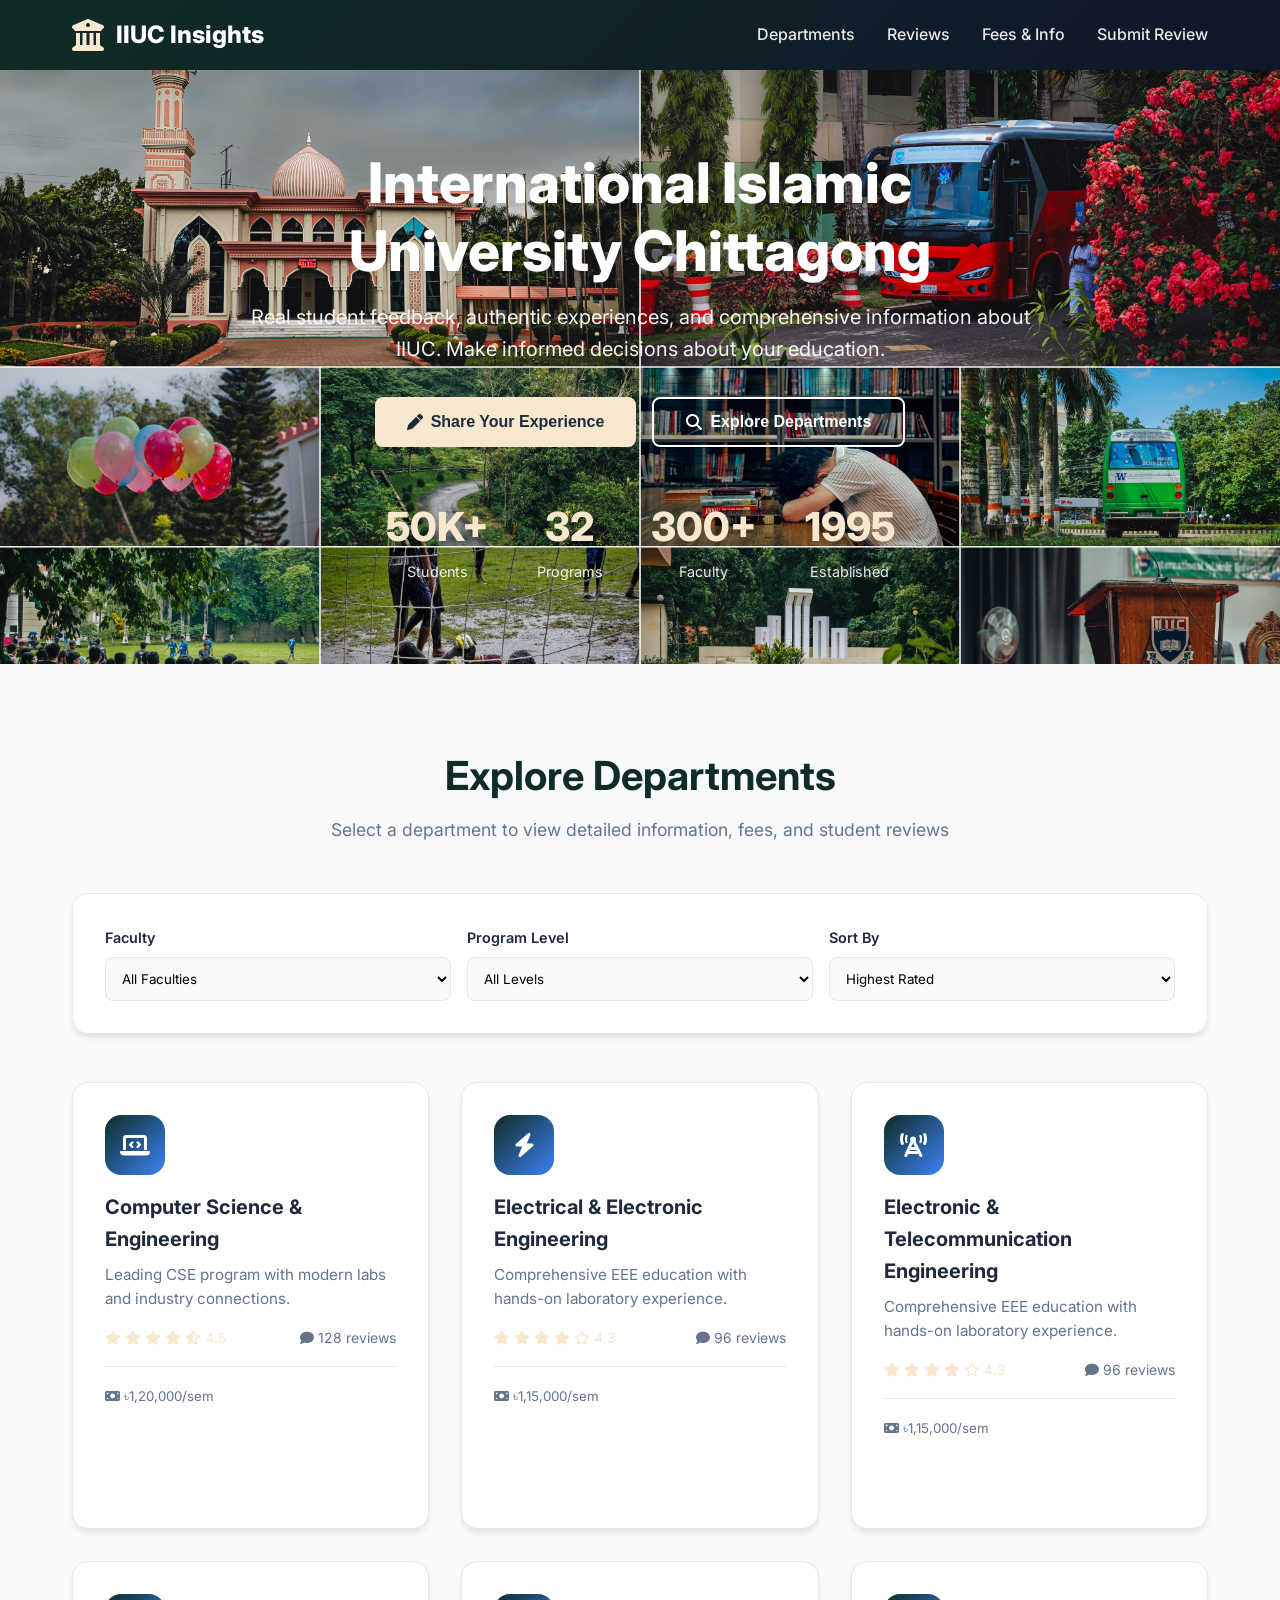
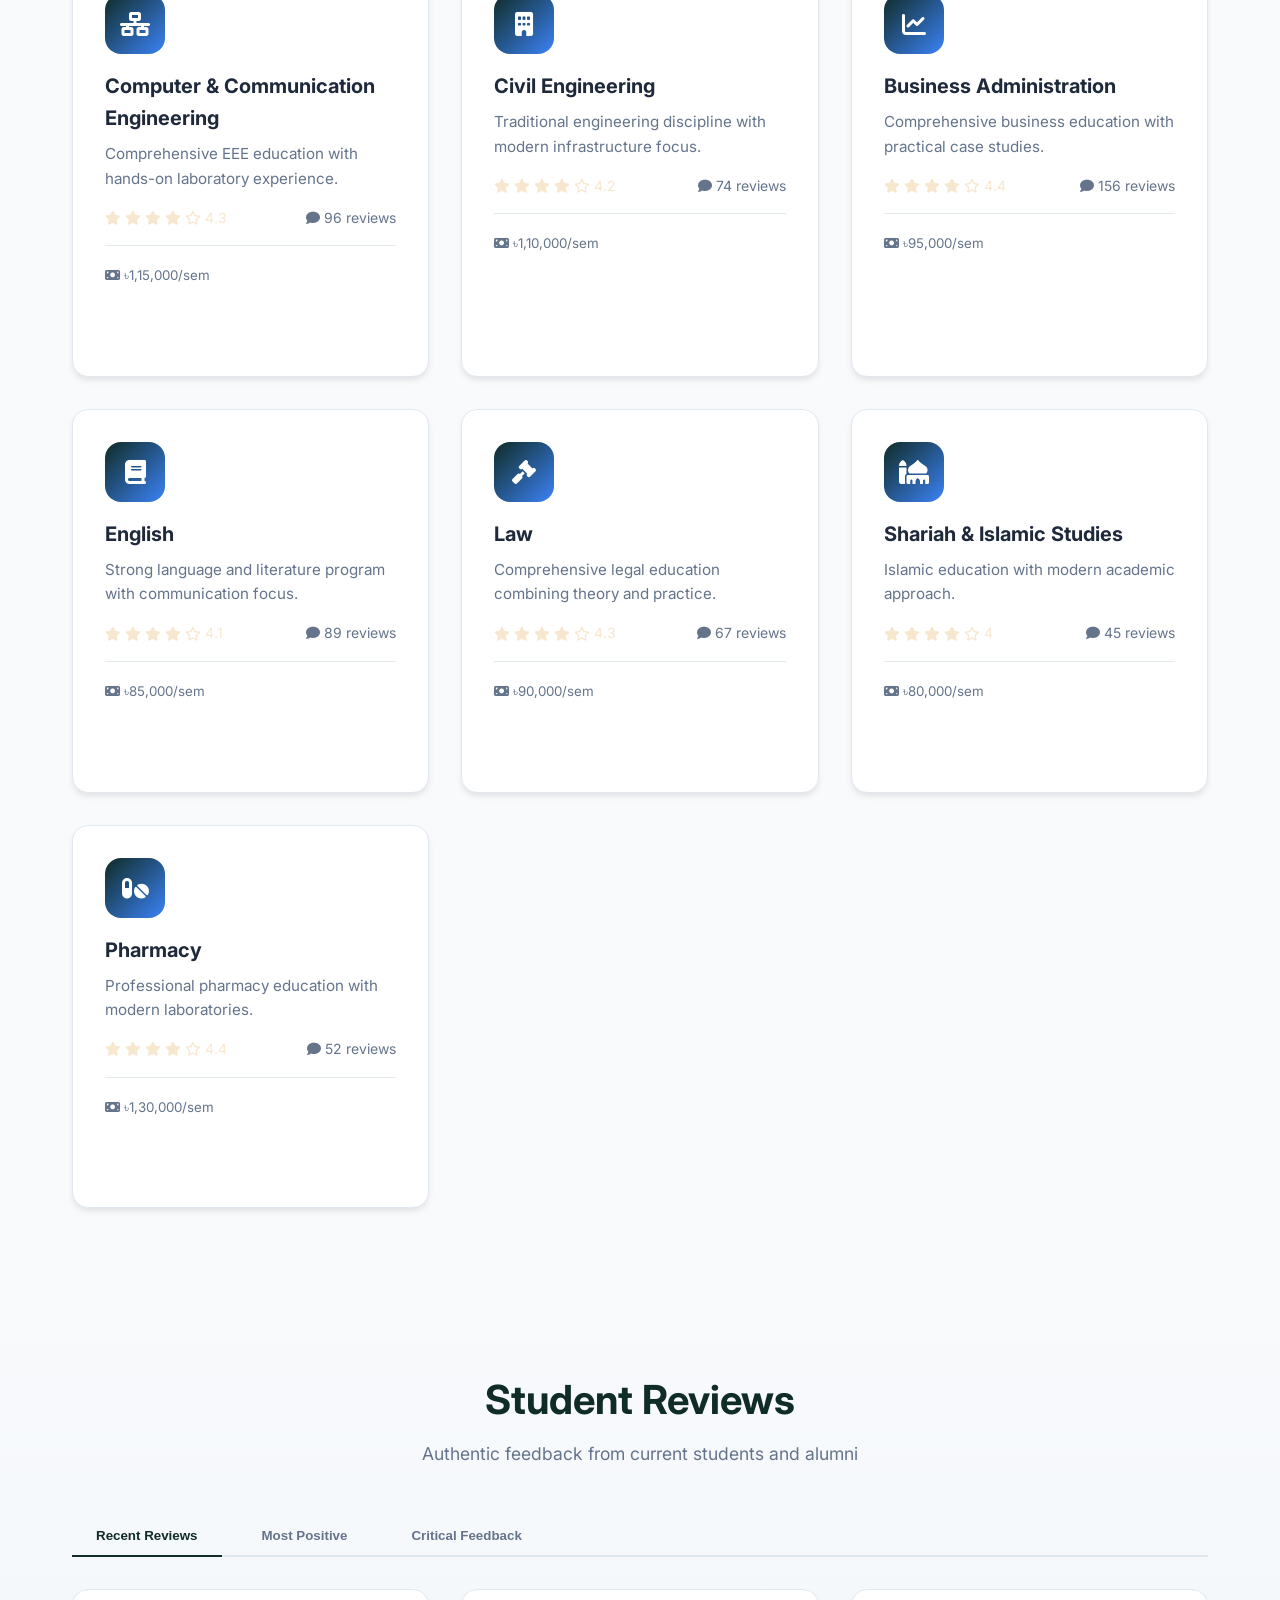
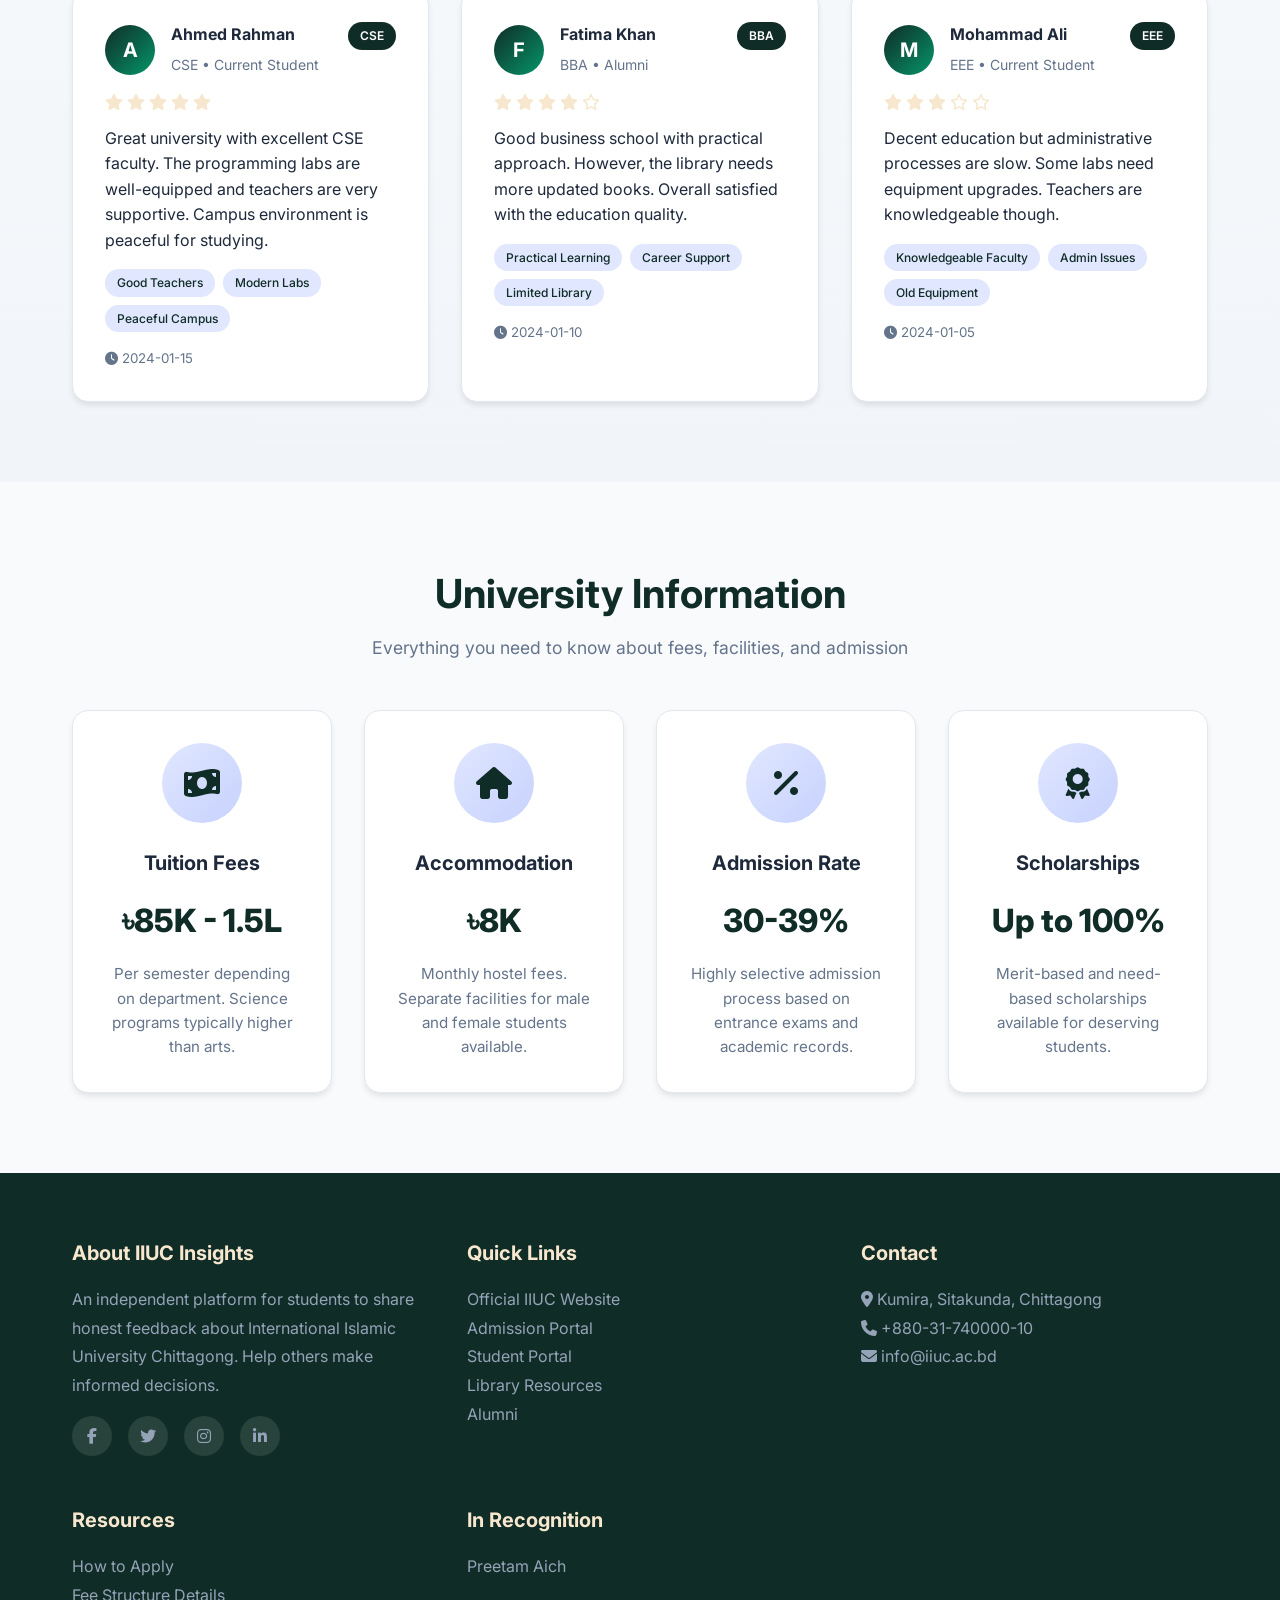
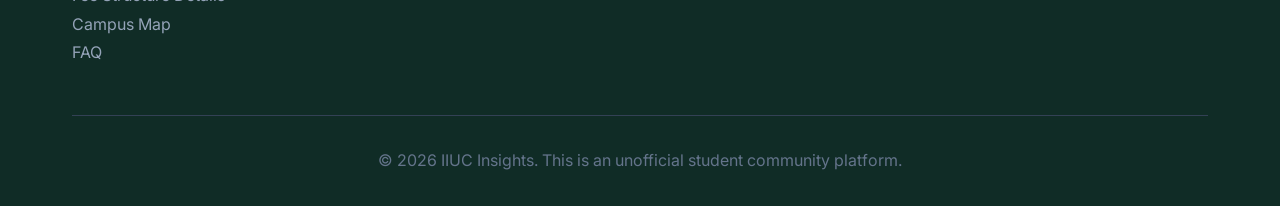
<file: index.html>
<!DOCTYPE html>
<html lang="en">
<head>
    <meta charset="UTF-8">
    <meta name="viewport" content="width=device-width, initial-scale=1.0">
    <title>IIUC Insights - Student Feedback & University Guide</title>
    <link href="https://cdnjs.cloudflare.com/ajax/libs/font-awesome/6.4.0/css/all.min.css" rel="stylesheet">
    <link rel="stylesheet" href="styles.css">
</head>
<body>

    <!-- Navigation -->
    <nav>
        <div class="nav-container">
            <a href="index.html" class="logo">
                <i class="fas fa-university"></i>
                IIUC Insights
            </a>
            <ul class="nav-links">
                <li><a href="index.html#departments">Departments</a></li>
                <li><a href="index.html#reviews">Reviews</a></li>
                <li><a href="index.html#info">Fees & Info</a></li>
                <li><a href="#" onclick="openModal()">Submit Review</a></li>
            </ul>
            <div class="mobile-menu" onclick="toggleMobileMenu()">
                <i class="fas fa-bars"></i>
            </div>
        </div>
    </nav>

    <!-- Hero Section -->
    <section class="hero">
        <div class="hero-content">
            <h1>International Islamic University Chittagong</h1>
            <p>Real student feedback, authentic experiences, and comprehensive information about IIUC. Make informed decisions about your education.</p>
            <div class="hero-buttons">
                <button class="btn btn-primary" onclick="openModal()">
                    <i class="fas fa-pen"></i>
                    Share Your Experience
                </button>
                <button class="btn btn-outline" onclick="scrollToSection('departments')">
                    <i class="fas fa-search"></i>
                    Explore Departments
                </button>
            </div>
            <div class="hero-stats">
                <div class="stat">
                    <span class="stat-number">50K+</span>
                    <span class="stat-label">Students</span>
                </div>
                <div class="stat">
                    <span class="stat-number">32</span>
                    <span class="stat-label">Programs</span>
                </div>
                <div class="stat">
                    <span class="stat-number">300+</span>
                    <span class="stat-label">Faculty</span>
                </div>
                <div class="stat">
                    <span class="stat-number">1995</span>
                    <span class="stat-label">Established</span>
                </div>
            </div>
        </div>
    </section>

    <!-- Departments Section -->
    <section class="departments" id="departments">
        <div class="container">
            <div class="section-header">
                <h2>Explore Departments</h2>
                <p>Select a department to view detailed information, fees, and student reviews</p>
            </div>

            <div class="filter-section">
                <div class="filter-grid">
                    <div class="filter-group">
                        <label>Faculty</label>
                        <select id="facultyFilter" onchange="filterDepartments()">
                            <option value="all">All Faculties</option>
                            <option value="science">Science & Engineering</option>
                            <option value="business">Business Administration</option>
                            <option value="arts">Arts & Humanities</option>
                            <option value="law">Shariah & Law</option>
                        </select>
                    </div>
                    <div class="filter-group">
                        <label>Program Level</label>
                        <select id="levelFilter" onchange="filterDepartments()">
                            <option value="all">All Levels</option>
                            <option value="undergraduate">Undergraduate</option>
                            <option value="graduate">Graduate</option>
                        </select>
                    </div>
                    <div class="filter-group">
                        <label>Sort By</label>
                        <select id="sortFilter" onchange="filterDepartments()">
                            <option value="rating">Highest Rated</option>
                            <option value="reviews">Most Reviews</option>
                            <option value="fees">Lowest Fees</option>
                        </select>
                    </div>
                </div>
            </div>

            <div class="dept-grid" id="deptGrid">
                <!-- Departments will be populated by JavaScript -->
            </div>
        </div>
    </section>

    <!-- Reviews Section -->
    <section class="reviews" id="reviews">
        <div class="container">
            <div class="section-header">
                <h2>Student Reviews</h2>
                <p>Authentic feedback from current students and alumni</p>
            </div>

            <div class="tabs">
                <button class="tab active" onclick="switchTab('recent')">Recent Reviews</button>
                <button class="tab" onclick="switchTab('positive')">Most Positive</button>
                <button class="tab" onclick="switchTab('critical')">Critical Feedback</button>
            </div>

            <div id="recent" class="tab-content active">
                <div class="review-grid" id="recentReviews"></div>
            </div>
            <div id="positive" class="tab-content">
                <div class="review-grid" id="positiveReviews"></div>
            </div>
            <div id="critical" class="tab-content">
                <div class="review-grid" id="criticalReviews"></div>
            </div>
        </div>
    </section>

    <!-- Info Section -->
    <section class="info-section" id="info">
        <div class="container">
            <div class="section-header">
                <h2>University Information</h2>
                <p>Everything you need to know about fees, facilities, and admission</p>
            </div>

            <div class="info-grid">
                <div class="info-card">
                    <div class="info-icon">
                        <i class="fas fa-money-bill-wave"></i>
                    </div>
                    <h3>Tuition Fees</h3>
                    <div class="price">৳85K - 1.5L</div>
                    <p>Per semester depending on department. Science programs typically higher than arts.</p>
                </div>

                <div class="info-card">
                    <div class="info-icon">
                        <i class="fas fa-home"></i>
                    </div>
                    <h3>Accommodation</h3>
                    <div class="price">৳8K</div>
                    <p>Monthly hostel fees. Separate facilities for male and female students available.</p>
                </div>

                <div class="info-card">
                    <div class="info-icon">
                        <i class="fas fa-percentage"></i>
                    </div>
                    <h3>Admission Rate</h3>
                    <div class="price">30-39%</div>
                    <p>Highly selective admission process based on entrance exams and academic records.</p>
                </div>

                <div class="info-card">
                    <div class="info-icon">
                        <i class="fas fa-award"></i>
                    </div>
                    <h3>Scholarships</h3>
                    <div class="price">Up to 100%</div>
                    <p>Merit-based and need-based scholarships available for deserving students.</p>
                </div>
            </div>
        </div>
    </section>

    <!-- Footer -->
    <footer>
        <div class="container">
            <div class="footer-grid">
                <div class="footer-section">
                    <h3>About IIUC Insights</h3>
                    <p>An independent platform for students to share honest feedback about International Islamic University Chittagong. Help others make informed decisions.</p>
                    <div class="social-links">
                        <a href="#"><i class="fab fa-facebook-f"></i></a>
                        <a href="#"><i class="fab fa-twitter"></i></a>
                        <a href="#"><i class="fab fa-instagram"></i></a>
                        <a href="#"><i class="fab fa-linkedin-in"></i></a>
                    </div>
                </div>
                <div class="footer-section">
                    <h3>Quick Links</h3>
                    <p><a href="https://www.iiuc.ac.bd" target="_blank">Official IIUC Website</a></p>
                    <p><a href="https://www.iiuc.ac.bd/web/admission/choose-apply">Admission Portal</a></p>
                    <p><a href="https://portal.iiuc.ac.bd/">Student Portal</a></p>
                    <p><a href="https://library.iiuc.ac.bd/library">Library Resources</a></p>
                    <p><a href="https://www.iiuc.ac.bd/alumni">Alumni</a></p>
                </div>
                <div class="footer-section">
                    <h3>Contact</h3>
                    <p><i class="fas fa-map-marker-alt"></i> Kumira, Sitakunda, Chittagong</p>
                    <p><i class="fas fa-phone"></i> +880-31-740000-10</p>
                    <p><i class="fas fa-envelope"></i> info@iiuc.ac.bd</p>
                </div>
                <div class="footer-section">
                    <h3>Resources</h3>
                    <p><a href="https://www.youtube.com/watch?v=LhvJYG3DUz8">How to Apply</a></p>
                    <p><a href="https://www.iiuc.ac.bd/web/fee-structure">Fee Structure Details</a></p>
                    <p><a href="https://www.iiuc.ac.bd/web/virtual-tour">Campus Map</a></p>
                    <p><a href="https://www.iiuc.ac.bd/web/about/contact">FAQ</a></p>
                </div>
                <div class="footer-section">
                    <h3>In Recognition</h3>
                    <p><a href="https://www.facebook.com/preetam.aich">Preetam Aich</a></p>
                    <p style="display:none;"><a href="#">Fee Structure Details</a></p>
                    <p style="display:none;"><a href="#">Campus Map</a></p>
                    <p style="display:none;"><a href="#">FAQ</a></p>
                </div>
            </div>
            <div class="footer-bottom">
                <p>&copy; 2026 IIUC Insights. This is an unofficial student community platform.</p>
            </div>
        </div>
    </footer>

    <!-- Review Modal -->
    <div class="modal" id="reviewModal">
        <div class="modal-content">
            <div class="modal-header">
                <h2>Share Your IIUC Experience</h2>
                <p>Your honest feedback helps future students make better decisions</p>
                <button class="close-btn" onclick="closeModal()">&times;</button>
            </div>
            <div class="modal-body">
                <form id="reviewForm" onsubmit="submitReview(event)">
                    <div class="form-group">
                        <label>Your Name</label>
                        <input type="text" id="reviewerName" required placeholder="Enter your name">
                    </div>
                    
                    <div class="form-group">
                        <label>Department</label>
                        <select id="reviewDept" required>
                            <option value="">Select Department</option>
                            <option value="CSE">Computer Science & Engineering</option>
                            <option value="EEE">Electrical & Electronic Engineering</option>
                            <option value="Civil">Civil Engineering</option>
                            <option value="BBA">Business Administration</option>
                            <option value="English">English</option>
                            <option value="Law">Law</option>
                            <option value="Shariah">Shariah & Islamic Studies</option>
                        </select>
                    </div>

                    <div class="form-group">
                        <label>Status</label>
                        <select id="reviewerStatus" required>
                            <option value="">Select Status</option>
                            <option value="Current Student">Current Student</option>
                            <option value="Alumni">Alumni</option>
                            <option value="Former Student">Former Student</option>
                        </select>
                    </div>

                    <div class="form-group">
                        <label>Overall Rating</label>
                        <div class="star-rating" id="starRating">
                            <i class="fas fa-star" onclick="setRating(1)"></i>
                            <i class="fas fa-star" onclick="setRating(2)"></i>
                            <i class="fas fa-star" onclick="setRating(3)"></i>
                            <i class="fas fa-star" onclick="setRating(4)"></i>
                            <i class="fas fa-star" onclick="setRating(5)"></i>
                        </div>
                        <input type="hidden" id="ratingValue" required>
                    </div>

                    <div class="form-group">
                        <label>Your Review</label>
                        <textarea id="reviewText" required placeholder="Share your experience about teachers, facilities, campus life, etc..."></textarea>
                    </div>

                    <div class="form-group">
                        <label>Pros (comma separated)</label>
                        <input type="text" id="pros" placeholder="e.g., Good teachers, Nice campus">
                    </div>

                    <div class="form-group">
                        <label>Cons (comma separated)</label>
                        <input type="text" id="cons" placeholder="e.g., Limited parking, Expensive cafeteria">
                    </div>

                    <button type="submit" class="submit-btn">
                        <i class="fas fa-paper-plane"></i>
                        Submit Review
                    </button>
                </form>
            </div>
        </div>
    </div>

    <!-- Toast -->
    <div class="toast" id="toast">
        <i class="fas fa-check-circle"></i>
        <span>Review submitted successfully!</span>
    </div>

    <script>
        // Data with page links
        const departments = [
            {
                id: 'cse',
                name: 'Computer Science & Engineering',
                faculty: 'science',
                icon: 'fa-laptop-code',
                description: 'Leading CSE program with modern labs and industry connections.',
                rating: 4.5,
                reviews: 128,
                fees: '৳1,20,000/sem',
                page: 'cse.html',
                programs: ['BSc CSE', 'MSc CSE'],
                features: ['Programming Labs', 'AI Research', 'Industry Partnerships']
            },
            {
                id: 'eee',
                name: 'Electrical & Electronic Engineering',
                faculty: 'science',
                icon: 'fa-bolt',
                description: 'Comprehensive EEE education with hands-on laboratory experience.',
                rating: 4.3,
                reviews: 96,
                fees: '৳1,15,000/sem',
                page: 'eee.html',
                programs: ['BSc EEE', 'MSc EEE'],
                features: ['Circuit Labs', 'Power Systems', 'Renewable Energy']
            },
            {
                id: 'ete',
                name: 'Electronic & Telecommunication Engineering',
                faculty: 'science',
                icon: 'fa-tower-cell',
                description: 'Comprehensive EEE education with hands-on laboratory experience.',
                rating: 4.3,
                reviews: 96,
                fees: '৳1,15,000/sem',
                page: 'ete.html',
                programs: ['BSc EEE', 'MSc EEE'],
                features: ['Circuit Labs', 'Power Systems', 'Renewable Energy']
            },
            {
                id: 'cce',
                name: 'Computer & Communication Engineering',
                faculty: 'science',
                icon: 'fa-network-wired',
                description: 'Comprehensive EEE education with hands-on laboratory experience.',
                rating: 4.3,
                reviews: 96,
                fees: '৳1,15,000/sem',
                page: 'cce.html',
                programs: ['BSc EEE', 'MSc EEE'],
                features: ['Circuit Labs', 'Power Systems', 'Renewable Energy']
            },
            {
                id: 'civil',
                name: 'Civil Engineering',
                faculty: 'science',
                icon: 'fa-building',
                description: 'Traditional engineering discipline with modern infrastructure focus.',
                rating: 4.2,
                reviews: 74,
                fees: '৳1,10,000/sem',
                page: 'civil.html',
                programs: ['BSc Civil', 'MSc Civil'],
                features: ['Surveying Lab', 'Structural Analysis', 'Transportation']
            },
            {
                id: 'bba',
                name: 'Business Administration',
                faculty: 'business',
                icon: 'fa-chart-line',
                description: 'Comprehensive business education with practical case studies.',
                rating: 4.4,
                reviews: 156,
                fees: '৳95,000/sem',
                page: 'bba.html',
                programs: ['BBA', 'MBA', 'EMBA'],
                features: ['Case Studies', 'Internships', 'Entrepreneurship']
            },
            {
                id: 'english',
                name: 'English',
                faculty: 'arts',
                icon: 'fa-book',
                description: 'Strong language and literature program with communication focus.',
                rating: 4.1,
                reviews: 89,
                fees: '৳85,000/sem',
                page: 'english.html',
                programs: ['BA English', 'MA English'],
                features: ['Language Lab', 'Literature Studies', 'Communication Skills']
            },
            {
                id: 'law',
                name: 'Law',
                faculty: 'law',
                icon: 'fa-gavel',
                description: 'Comprehensive legal education combining theory and practice.',
                rating: 4.3,
                reviews: 67,
                fees: '৳90,000/sem',
                page: 'law.html',
                programs: ['LLB', 'LLM'],
                features: ['Moot Court', 'Legal Clinic', 'Internships']
            },
            {
                id: 'shariah',
                name: 'Shariah & Islamic Studies',
                faculty: 'law',
                icon: 'fa-mosque',
                description: 'Islamic education with modern academic approach.',
                rating: 4.0,
                reviews: 45,
                fees: '৳80,000/sem',
                page: 'shariah.html',
                programs: ['BA Shariah', 'MA Shariah'],
                features: ['Islamic Research', 'Arabic Language', 'Comparative Religion']
            },
            {
                id: 'pharmacy',
                name: 'Pharmacy',
                faculty: 'science',
                icon: 'fa-pills',
                description: 'Professional pharmacy education with modern laboratories.',
                rating: 4.4,
                reviews: 52,
                fees: '৳1,30,000/sem',
                page: 'pharmacy.html',
                programs: ['BPharm', 'MPharm'],
                features: ['Pharma Labs', 'Clinical Training', 'Research']
            },
        ];

        let reviews = [
            {
                id: 1,
                name: "Ahmed Rahman",
                dept: "CSE",
                status: "Current Student",
                rating: 5,
                text: "Great university with excellent CSE faculty. The programming labs are well-equipped and teachers are very supportive. Campus environment is peaceful for studying.",
                date: "2024-01-15",
                tags: ["Good Teachers", "Modern Labs", "Peaceful Campus"],
                type: "positive"
            },
            {
                id: 2,
                name: "Fatima Khan",
                dept: "BBA",
                status: "Alumni",
                rating: 4,
                text: "Good business school with practical approach. However, the library needs more updated books. Overall satisfied with the education quality.",
                date: "2024-01-10",
                tags: ["Practical Learning", "Career Support", "Limited Library"],
                type: "mixed"
            },
            {
                id: 3,
                name: "Mohammad Ali",
                dept: "EEE",
                status: "Current Student",
                rating: 3,
                text: "Decent education but administrative processes are slow. Some labs need equipment upgrades. Teachers are knowledgeable though.",
                date: "2024-01-05",
                tags: ["Knowledgeable Faculty", "Admin Issues", "Old Equipment"],
                type: "critical"
            }
        ];

        let currentRating = 0;

        // Initialize
        document.addEventListener('DOMContentLoaded', function() {
            renderDepartments(departments);
            renderReviews();
        });

        // Render Departments - NOW WITH LINKS
        function renderDepartments(data) {
            const grid = document.getElementById('deptGrid');
            grid.innerHTML = data.map(dept => `
                <a href="${dept.page}" class="dept-card-link">
                    <div class="dept-card">
                        <div class="dept-icon">
                            <i class="fas ${dept.icon}"></i>
                        </div>
                        <h3>${dept.name}</h3>
                        <p>${dept.description}</p>
                        <div class="dept-meta">
                            <span class="rating">
                                ${generateStars(dept.rating)}
                                ${dept.rating}
                            </span>
                            <span><i class="fas fa-comment"></i> ${dept.reviews} reviews</span>
                        </div>
                        <div class="dept-fees">
                            <small><i class="fas fa-money-bill"></i> ${dept.fees}</small>
                        </div>
                        <div class="view-more">
                            <span>Click to view details <i class="fas fa-arrow-right"></i></span>
                        </div>
                    </div>
                </a>
            `).join('');
        }

        // Generate Stars
        function generateStars(rating) {
            let stars = '';
            for (let i = 1; i <= 5; i++) {
                if (i <= rating) {
                    stars += '<i class="fas fa-star"></i>';
                } else if (i - 0.5 <= rating) {
                    stars += '<i class="fas fa-star-half-alt"></i>';
                } else {
                    stars += '<i class="far fa-star"></i>';
                }
            }
            return stars;
        }

        // Filter Departments
        function filterDepartments() {
            const faculty = document.getElementById('facultyFilter').value;
            const level = document.getElementById('levelFilter').value;
            const sort = document.getElementById('sortFilter').value;

            let filtered = departments;

            if (faculty !== 'all') {
                filtered = filtered.filter(d => d.faculty === faculty);
            }

            if (sort === 'rating') {
                filtered.sort((a, b) => b.rating - a.rating);
            } else if (sort === 'reviews') {
                filtered.sort((a, b) => b.reviews - a.reviews);
            }

            renderDepartments(filtered);
        }

        // Render Reviews
        function renderReviews() {
            const recentContainer = document.getElementById('recentReviews');
            const positiveContainer = document.getElementById('positiveReviews');
            const criticalContainer = document.getElementById('criticalReviews');

            recentContainer.innerHTML = reviews.map(r => createReviewCard(r)).join('');
            
            const positive = reviews.filter(r => r.rating >= 4);
            positiveContainer.innerHTML = positive.map(r => createReviewCard(r)).join('');
            
            const critical = reviews.filter(r => r.rating <= 3);
            criticalContainer.innerHTML = critical.map(r => createReviewCard(r)).join('');
        }

        function createReviewCard(review) {
            return `
                <div class="review-card">
                    <div class="review-header">
                        <div class="reviewer-info">
                            <div class="avatar">${review.name.charAt(0)}</div>
                            <div class="reviewer-details">
                                <h4>${review.name}</h4>
                                <span>${review.dept} • ${review.status}</span>
                            </div>
                        </div>
                        <span class="review-badge">${review.dept}</span>
                    </div>
                    <div class="review-rating">
                        ${generateStars(review.rating)}
                    </div>
                    <p class="review-content">${review.text}</p>
                    <div class="review-tags">
                        ${review.tags.map(tag => `<span class="tag">${tag}</span>`).join('')}
                    </div>
                    <small class="review-date">
                        <i class="fas fa-clock"></i> ${review.date}
                    </small>
                </div>
            `;
        }

        // Tab Switching
        function switchTab(tabName) {
            document.querySelectorAll('.tab').forEach(t => t.classList.remove('active'));
            document.querySelectorAll('.tab-content').forEach(t => t.classList.remove('active'));
            
            event.target.classList.add('active');
            document.getElementById(tabName).classList.add('active');
        }

        // Modal Functions
        function openModal() {
            document.getElementById('reviewModal').classList.add('active');
            document.body.style.overflow = 'hidden';
        }

        function closeModal() {
            document.getElementById('reviewModal').classList.remove('active');
            document.body.style.overflow = 'auto';
        }

        // Star Rating
        function setRating(rating) {
            currentRating = rating;
            document.getElementById('ratingValue').value = rating;
            const stars = document.querySelectorAll('#starRating i');
            stars.forEach((star, index) => {
                if (index < rating) {
                    star.classList.add('active');
                } else {
                    star.classList.remove('active');
                }
            });
        }

        // Submit Review
        function submitReview(e) {
            e.preventDefault();
            
            const newReview = {
                id: reviews.length + 1,
                name: document.getElementById('reviewerName').value,
                dept: document.getElementById('reviewDept').value,
                status: document.getElementById('reviewerStatus').value,
                rating: parseInt(document.getElementById('ratingValue').value),
                text: document.getElementById('reviewText').value,
                date: new Date().toISOString().split('T')[0],
                tags: [...document.getElementById('pros').value.split(',').map(t => t.trim()).filter(t => t), 
                       ...document.getElementById('cons').value.split(',').map(t => t.trim()).filter(t => t)],
                type: parseInt(document.getElementById('ratingValue').value) >= 4 ? 'positive' : 'critical'
            };

            reviews.unshift(newReview);
            renderReviews();
            closeModal();
            showToast();
            document.getElementById('reviewForm').reset();
            setRating(0);
        }

        // Toast
        function showToast() {
            const toast = document.getElementById('toast');
            toast.classList.add('show');
            setTimeout(() => {
                toast.classList.remove('show');
            }, 3000);
        }

        // Scroll to Section
        function scrollToSection(id) {
            document.getElementById(id).scrollIntoView({ behavior: 'smooth' });
        }

        // Close modal on outside click
        window.onclick = function(event) {
            const modal = document.getElementById('reviewModal');
            if (event.target === modal) {
                closeModal();
            }
        }

        // Mobile Menu Toggle
        function toggleMobileMenu() {
            const navLinks = document.querySelector('.nav-links');
            navLinks.style.display = navLinks.style.display === 'flex' ? 'none' : 'flex';
        }
    </script>
</body>
</html>
</file>
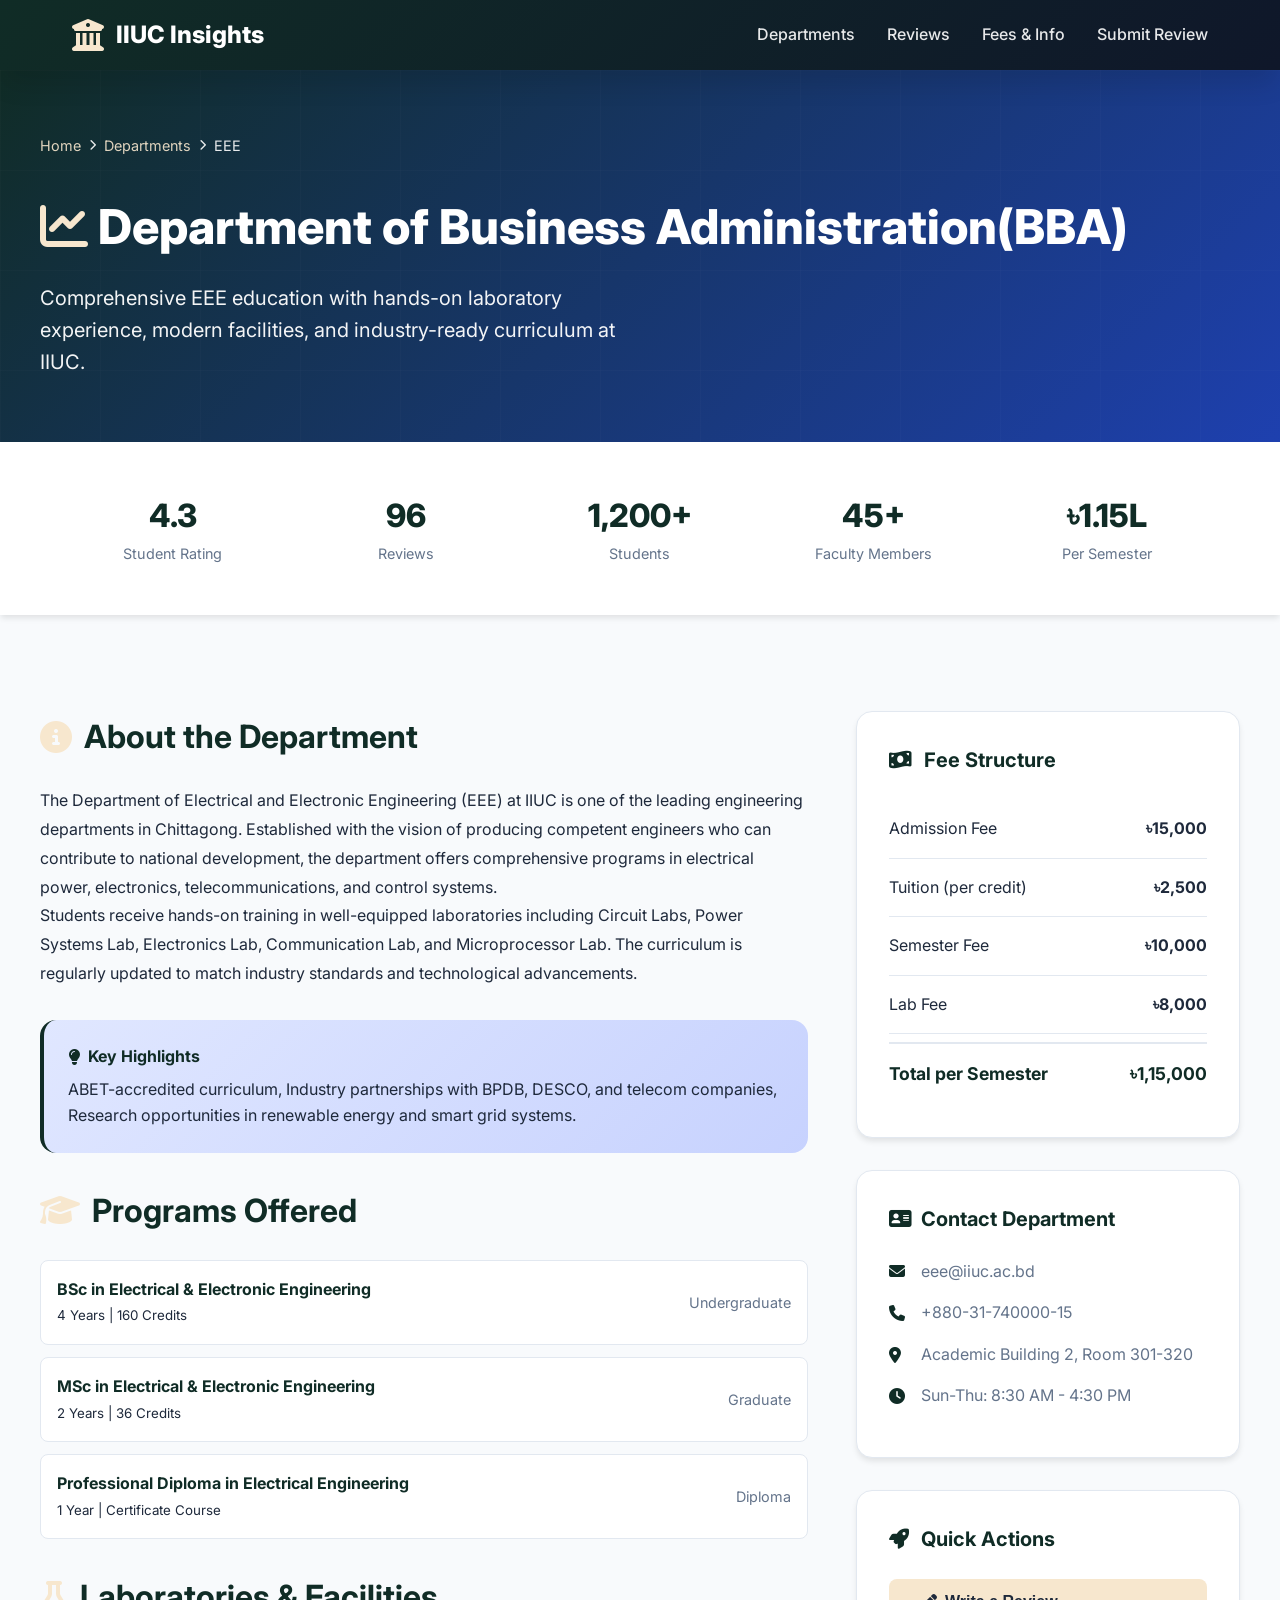
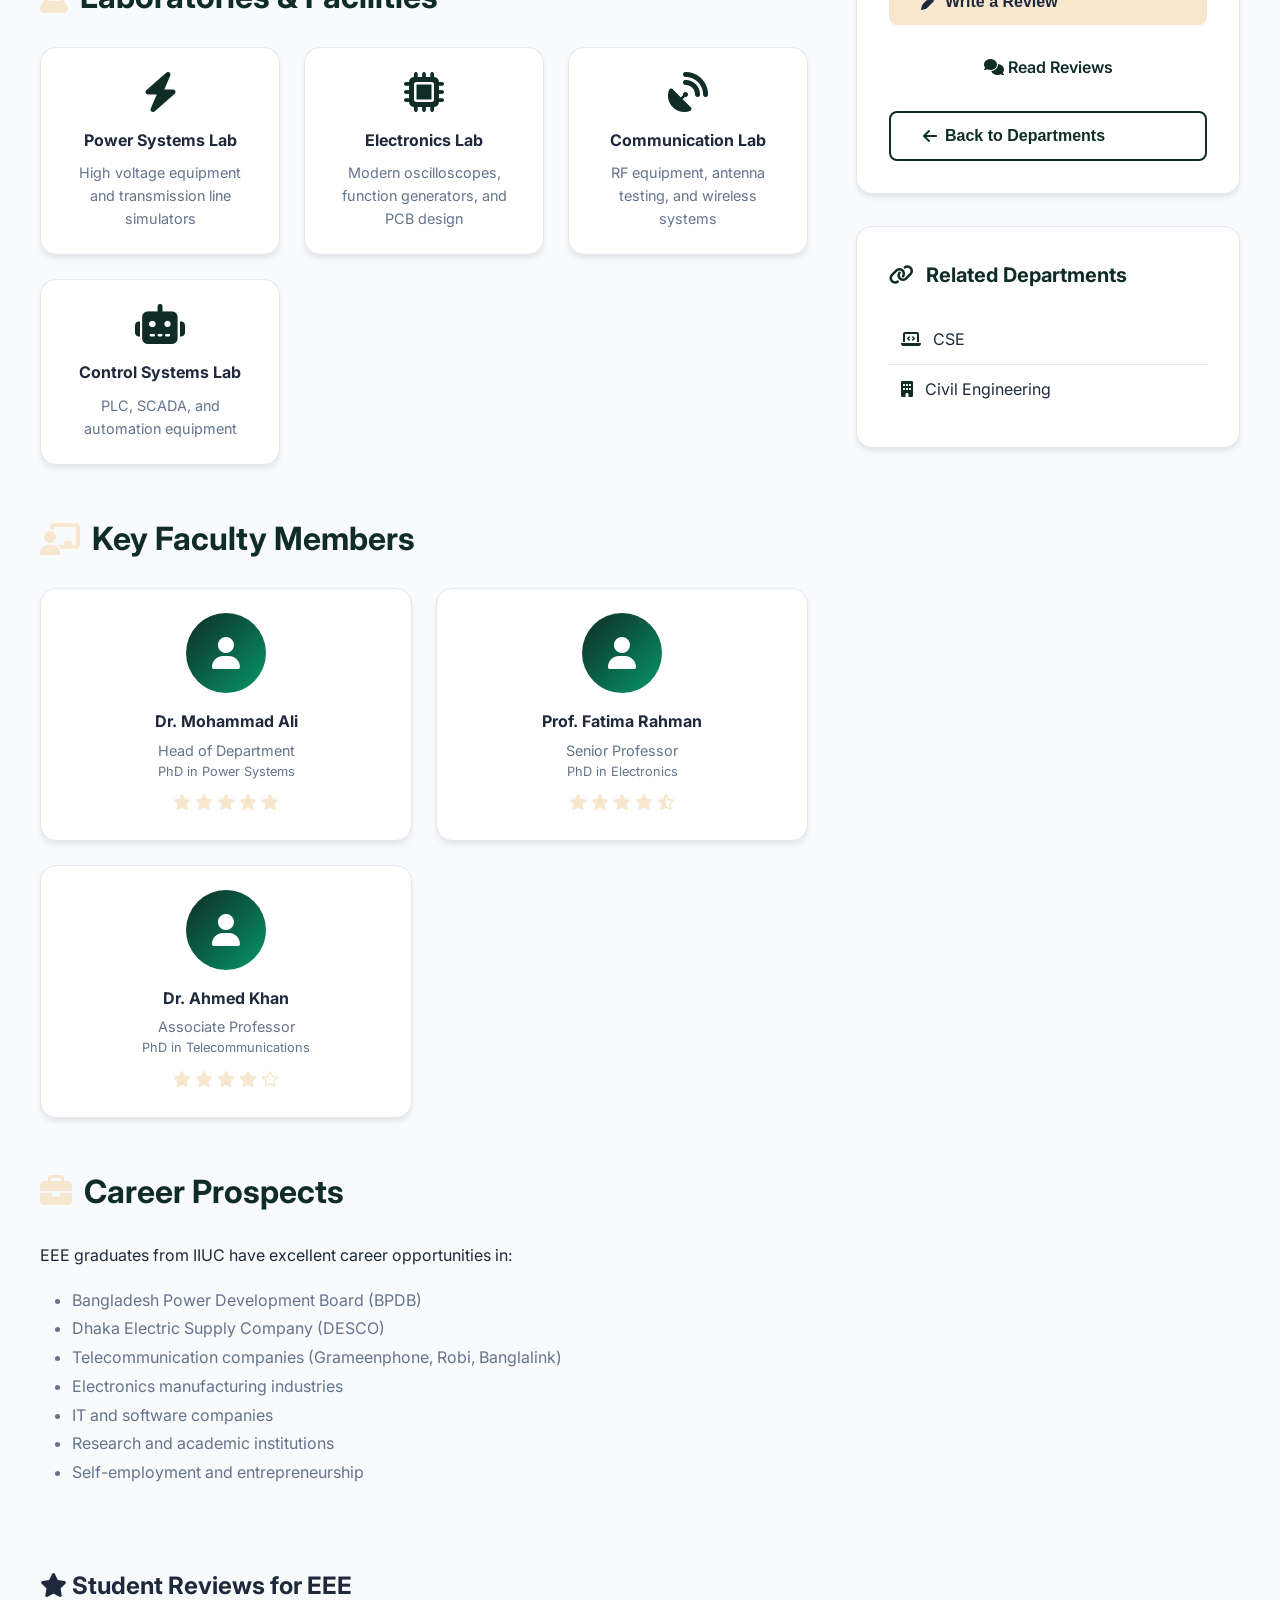
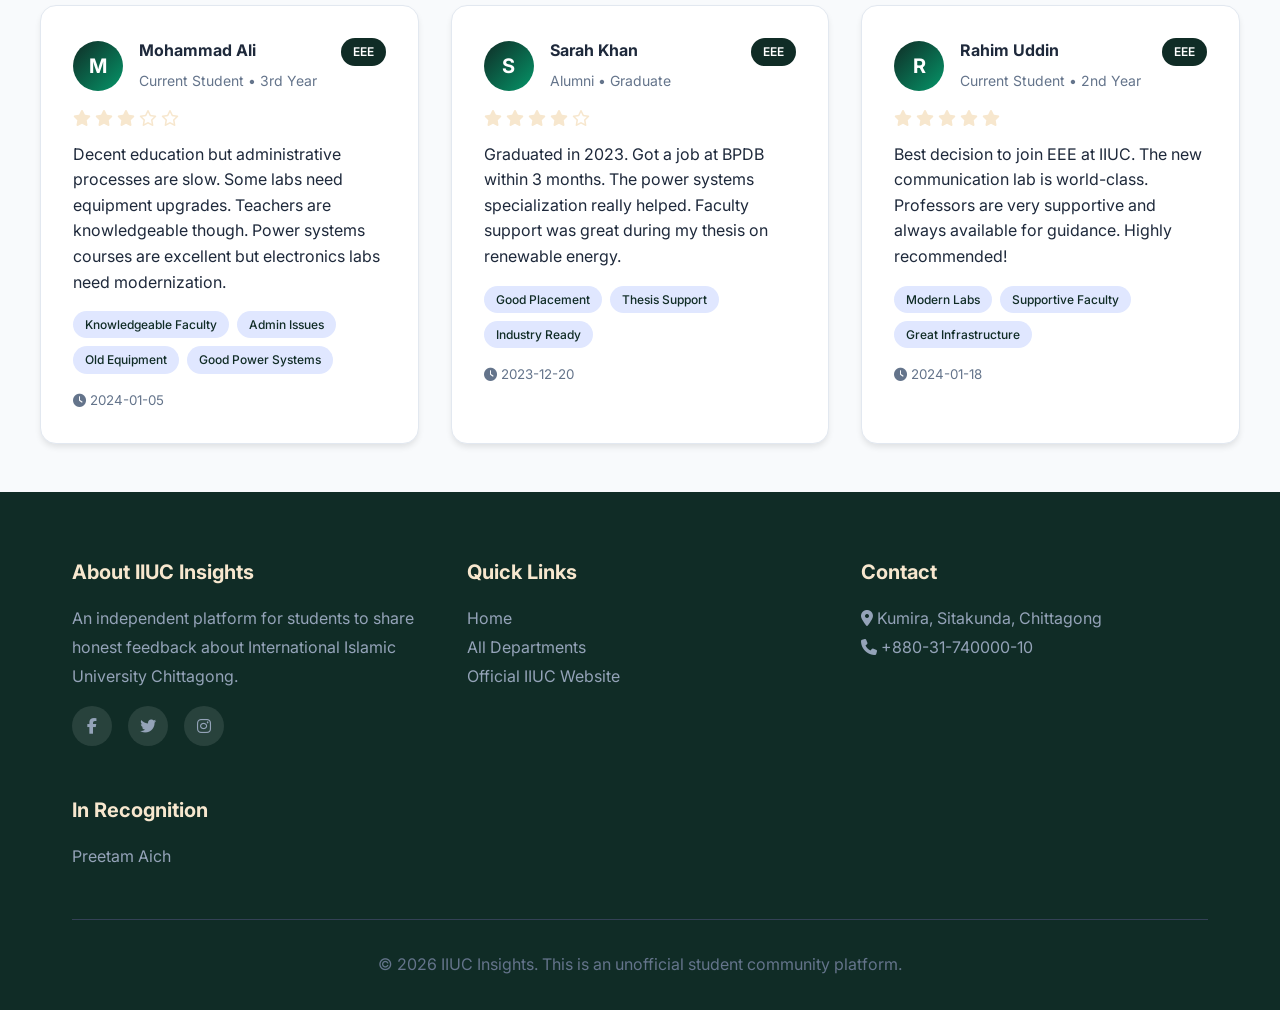
<file: bba.html>
<!DOCTYPE html>
<html lang="en">
<head>
    <meta charset="UTF-8">
    <meta name="viewport" content="width=device-width, initial-scale=1.0">
    <title>Business Administration - IIUC Insights</title>
    <link href="https://cdnjs.cloudflare.com/ajax/libs/font-awesome/6.4.0/css/all.min.css" rel="stylesheet">
    <link rel="stylesheet" href="styles.css">
</head>
<body>

    <!-- Navigation -->
    <nav>
        <div class="nav-container">
            <a href="index.html" class="logo">
                <i class="fas fa-university"></i>
                IIUC Insights
            </a>
            <ul class="nav-links">
                <li><a href="index.html#departments">Departments</a></li>
                <li><a href="index.html#reviews">Reviews</a></li>
                <li><a href="index.html#info">Fees & Info</a></li>
                <li><a href="#" onclick="openModal()">Submit Review</a></li>
            </ul>
            <div class="mobile-menu" onclick="toggleMobileMenu()">
                <i class="fas fa-bars"></i>
            </div>
        </div>
    </nav>

    <!-- Department Hero -->
    <section class="dept-hero">
        <div class="dept-hero-content">
            <div class="breadcrumb">
                <a href="index.html">Home</a>
                <i class="fas fa-chevron-right" style="font-size: 0.7rem;"></i>
                <a href="index.html#departments">Departments</a>
                <i class="fas fa-chevron-right" style="font-size: 0.7rem;"></i>
                <span>EEE</span>
            </div>
            <h1><i class="fas fa-chart-line" style="color: var(--accent);"></i> Department of Business Administration(BBA)</h1>
            <p>Comprehensive EEE education with hands-on laboratory experience, modern facilities, and industry-ready curriculum at IIUC.</p>
        </div>
    </section>

    <!-- Stats Bar -->
    <div class="dept-stats-bar">
        <div class="container">
            <div class="dept-stats-grid">
                <div class="dept-stat">
                    <span class="dept-stat-value">4.3</span>
                    <span class="dept-stat-label">Student Rating</span>
                </div>
                <div class="dept-stat">
                    <span class="dept-stat-value">96</span>
                    <span class="dept-stat-label">Reviews</span>
                </div>
                <div class="dept-stat">
                    <span class="dept-stat-value">1,200+</span>
                    <span class="dept-stat-label">Students</span>
                </div>
                <div class="dept-stat">
                    <span class="dept-stat-value">45+</span>
                    <span class="dept-stat-label">Faculty Members</span>
                </div>
                <div class="dept-stat">
                    <span class="dept-stat-value">৳1.15L</span>
                    <span class="dept-stat-label">Per Semester</span>
                </div>
            </div>
        </div>
    </div>

    <!-- Main Content -->
    <div class="container dept-content">
        <div class="dept-grid-2">
            <!-- Left Column -->
            <div class="dept-main">
                
                <!-- About Section -->
                <h2><i class="fas fa-info-circle"></i> About the Department</h2>
                <div class="about-text">
                    <p>The Department of Electrical and Electronic Engineering (EEE) at IIUC is one of the leading engineering departments in Chittagong. Established with the vision of producing competent engineers who can contribute to national development, the department offers comprehensive programs in electrical power, electronics, telecommunications, and control systems.</p>
                    
                    <p>Students receive hands-on training in well-equipped laboratories including Circuit Labs, Power Systems Lab, Electronics Lab, Communication Lab, and Microprocessor Lab. The curriculum is regularly updated to match industry standards and technological advancements.</p>
                </div>

                <div class="info-box">
                    <h4><i class="fas fa-lightbulb"></i> Key Highlights</h4>
                    <p>ABET-accredited curriculum, Industry partnerships with BPDB, DESCO, and telecom companies, Research opportunities in renewable energy and smart grid systems.</p>
                </div>

                <!-- Programs -->
                <h2><i class="fas fa-graduation-cap"></i> Programs Offered</h2>
                <ul class="programs-list">
                    <li>
                        <div>
                            <strong>BSc in Electrical & Electronic Engineering</strong>
                            <br><small>4 Years | 160 Credits</small>
                        </div>
                        <span>Undergraduate</span>
                    </li>
                    <li>
                        <div>
                            <strong>MSc in Electrical & Electronic Engineering</strong>
                            <br><small>2 Years | 36 Credits</small>
                        </div>
                        <span>Graduate</span>
                    </li>
                    <li>
                        <div>
                            <strong>Professional Diploma in Electrical Engineering</strong>
                            <br><small>1 Year | Certificate Course</small>
                        </div>
                        <span>Diploma</span>
                    </li>
                </ul>

                <!-- Facilities -->
                <h2><i class="fas fa-flask"></i> Laboratories & Facilities</h2>
                <div class="facilities-grid">
                    <div class="facility-item">
                        <i class="fas fa-bolt"></i>
                        <h4>Power Systems Lab</h4>
                        <p>High voltage equipment and transmission line simulators</p>
                    </div>
                    <div class="facility-item">
                        <i class="fas fa-microchip"></i>
                        <h4>Electronics Lab</h4>
                        <p>Modern oscilloscopes, function generators, and PCB design</p>
                    </div>
                    <div class="facility-item">
                        <i class="fas fa-satellite-dish"></i>
                        <h4>Communication Lab</h4>
                        <p>RF equipment, antenna testing, and wireless systems</p>
                    </div>
                    <div class="facility-item">
                        <i class="fas fa-robot"></i>
                        <h4>Control Systems Lab</h4>
                        <p>PLC, SCADA, and automation equipment</p>
                    </div>
                </div>

                <!-- Faculty -->
                <h2><i class="fas fa-chalkboard-teacher"></i> Key Faculty Members</h2>
                <div class="faculty-grid">
                    <div class="faculty-card">
                        <div class="faculty-avatar">
                            <i class="fas fa-user"></i>
                        </div>
                        <h4>Dr. Mohammad Ali</h4>
                        <p>Head of Department</p>
                        <p style="font-size: 0.8rem; color: var(--text-light);">PhD in Power Systems</p>
                        <div class="faculty-rating">
                            <i class="fas fa-star"></i>
                            <i class="fas fa-star"></i>
                            <i class="fas fa-star"></i>
                            <i class="fas fa-star"></i>
                            <i class="fas fa-star"></i>
                        </div>
                    </div>
                    <div class="faculty-card">
                        <div class="faculty-avatar">
                            <i class="fas fa-user"></i>
                        </div>
                        <h4>Prof. Fatima Rahman</h4>
                        <p>Senior Professor</p>
                        <p style="font-size: 0.8rem; color: var(--text-light);">PhD in Electronics</p>
                        <div class="faculty-rating">
                            <i class="fas fa-star"></i>
                            <i class="fas fa-star"></i>
                            <i class="fas fa-star"></i>
                            <i class="fas fa-star"></i>
                            <i class="fas fa-star-half-alt"></i>
                        </div>
                    </div>
                    <div class="faculty-card">
                        <div class="faculty-avatar">
                            <i class="fas fa-user"></i>
                        </div>
                        <h4>Dr. Ahmed Khan</h4>
                        <p>Associate Professor</p>
                        <p style="font-size: 0.8rem; color: var(--text-light);">PhD in Telecommunications</p>
                        <div class="faculty-rating">
                            <i class="fas fa-star"></i>
                            <i class="fas fa-star"></i>
                            <i class="fas fa-star"></i>
                            <i class="fas fa-star"></i>
                            <i class="far fa-star"></i>
                        </div>
                    </div>
                </div>

                <!-- Career Prospects -->
                <h2><i class="fas fa-briefcase"></i> Career Prospects</h2>
                <div class="about-text">
                    <p>EEE graduates from IIUC have excellent career opportunities in:</p>
                    <ul style="margin-left: 2rem; margin-top: 1rem; color: var(--text-light);">
                        <li>Bangladesh Power Development Board (BPDB)</li>
                        <li>Dhaka Electric Supply Company (DESCO)</li>
                        <li>Telecommunication companies (Grameenphone, Robi, Banglalink)</li>
                        <li>Electronics manufacturing industries</li>
                        <li>IT and software companies</li>
                        <li>Research and academic institutions</li>
                        <li>Self-employment and entrepreneurship</li>
                    </ul>
                </div>

            </div>

            <!-- Right Sidebar -->
            <div class="dept-sidebar">
                
                <!-- Fee Structure -->
                <div class="sidebar-card">
                    <h3><i class="fas fa-money-bill-wave"></i> Fee Structure</h3>
                    <div class="fee-item">
                        <span>Admission Fee</span>
                        <strong>৳15,000</strong>
                    </div>
                    <div class="fee-item">
                        <span>Tuition (per credit)</span>
                        <strong>৳2,500</strong>
                    </div>
                    <div class="fee-item">
                        <span>Semester Fee</span>
                        <strong>৳10,000</strong>
                    </div>
                    <div class="fee-item">
                        <span>Lab Fee</span>
                        <strong>৳8,000</strong>
                    </div>
                    <div class="fee-item total">
                        <span>Total per Semester</span>
                        <strong>৳1,15,000</strong>
                    </div>
                </div>

                <!-- Contact Info -->
                <div class="sidebar-card contact-dept">
                    <h3><i class="fas fa-address-card"></i> Contact Department</h3>
                    <p>
                        <i class="fas fa-envelope"></i>
                        eee@iiuc.ac.bd
                    </p>
                    <p>
                        <i class="fas fa-phone"></i>
                        +880-31-740000-15
                    </p>
                    <p>
                        <i class="fas fa-map-marker-alt"></i>
                        Academic Building 2, Room 301-320
                    </p>
                    <p>
                        <i class="fas fa-clock"></i>
                        Sun-Thu: 8:30 AM - 4:30 PM
                    </p>
                </div>

                <!-- Quick Actions -->
                <div class="sidebar-card">
                    <h3><i class="fas fa-rocket"></i> Quick Actions</h3>
                    <button class="btn btn-primary" style="width: 100%; margin-bottom: 1rem;" onclick="openModal()">
                        <i class="fas fa-pen"></i> Write a Review
                    </button>
                    <a href="index.html#reviews" class="btn btn-secondary" style="width: 100%; text-align: center; display: block; margin-bottom: 1rem;">
                        <i class="fas fa-comments"></i> Read Reviews
                    </a>
                    <button class="btn btn-back" style="width: 100%;" onclick="window.location.href='index.html#departments'">
                        <i class="fas fa-arrow-left"></i> Back to Departments
                    </button>
                </div>

                <!-- Related Departments -->
                <div class="sidebar-card">
                    <h3><i class="fas fa-link"></i> Related Departments</h3>
                    <a href="cse.html" style="display: block; padding: 0.75rem; color: var(--text); text-decoration: none; border-bottom: 1px solid var(--border);">
                        <i class="fas fa-laptop-code" style="color: var(--primary); margin-right: 0.5rem;"></i> CSE
                    </a>
                    <a href="civil.html" style="display: block; padding: 0.75rem; color: var(--text); text-decoration: none;">
                        <i class="fas fa-building" style="color: var(--primary); margin-right: 0.5rem;"></i> Civil Engineering
                    </a>
                </div>

            </div>
        </div>

        <!-- Reviews Section for EEE -->
        <h2 style="margin-top: 3rem;"><i class="fas fa-star"></i> Student Reviews for EEE</h2>
        <div class="review-grid" id="eeeReviews">
            <!-- EEE specific reviews will be populated here -->
        </div>
    </div>

    <!-- Footer -->
    <footer>
        <div class="container">
            <div class="footer-grid">
                <div class="footer-section">
                    <h3>About IIUC Insights</h3>
                    <p>An independent platform for students to share honest feedback about International Islamic University Chittagong.</p>
                    <div class="social-links">
                        <a href="#"><i class="fab fa-facebook-f"></i></a>
                        <a href="#"><i class="fab fa-twitter"></i></a>
                        <a href="#"><i class="fab fa-instagram"></i></a>
                    </div>
                </div>
                <div class="footer-section">
                    <h3>Quick Links</h3>
                    <p><a href="index.html">Home</a></p>
                    <p><a href="index.html#departments">All Departments</a></p>
                    <p><a href="https://www.iiuc.ac.bd" target="_blank">Official IIUC Website</a></p>
                </div>
                <div class="footer-section">
                    <h3>Contact</h3>
                    <p><i class="fas fa-map-marker-alt"></i> Kumira, Sitakunda, Chittagong</p>
                    <p><i class="fas fa-phone"></i> +880-31-740000-10</p>
                </div>
                <div class="footer-section">
                    <h3>In Recognition</h3>
                    <p><a href="https://www.facebook.com/preetam.aich">Preetam Aich</a></p>
                    <p style="display:none;"><a href="#">Fee Structure Details</a></p>
                    <p style="display:none;"><a href="#">Campus Map</a></p>
                    <p style="display:none;"><a href="#">FAQ</a></p>
                </div>
            </div>
            <div class="footer-bottom">
                <p>&copy; 2026 IIUC Insights. This is an unofficial student community platform.</p>
            </div>
        </div>
    </footer>

    <!-- Review Modal -->
    <div class="modal" id="reviewModal">
        <div class="modal-content">
            <div class="modal-header">
                <h2>Share Your EEE Experience</h2>
                <p>Your honest feedback helps future students make better decisions</p>
                <button class="close-btn" onclick="closeModal()">&times;</button>
            </div>
            <div class="modal-body">
                <form id="reviewForm" onsubmit="submitReview(event)">
                    <div class="form-group">
                        <label>Your Name</label>
                        <input type="text" id="reviewerName" required placeholder="Enter your name">
                    </div>
                    
                    <div class="form-group">
                        <label>Status</label>
                        <select id="reviewerStatus" required>
                            <option value="">Select Status</option>
                            <option value="Current Student">Current Student</option>
                            <option value="Alumni">Alumni</option>
                            <option value="Former Student">Former Student</option>
                        </select>
                    </div>

                    <div class="form-group">
                        <label>Year/Semester</label>
                        <input type="text" placeholder="e.g., 3rd Year, 2nd Semester">
                    </div>

                    <div class="form-group">
                        <label>Overall Rating</label>
                        <div class="star-rating" id="starRating">
                            <i class="fas fa-star" onclick="setRating(1)"></i>
                            <i class="fas fa-star" onclick="setRating(2)"></i>
                            <i class="fas fa-star" onclick="setRating(3)"></i>
                            <i class="fas fa-star" onclick="setRating(4)"></i>
                            <i class="fas fa-star" onclick="setRating(5)"></i>
                        </div>
                        <input type="hidden" id="ratingValue" required>
                    </div>

                    <div class="form-group">
                        <label>Your Review</label>
                        <textarea id="reviewText" required placeholder="Share your experience about labs, teachers, facilities, etc..."></textarea>
                    </div>

                    <div class="form-group">
                        <label>Pros (comma separated)</label>
                        <input type="text" id="pros" placeholder="e.g., Good lab equipment, Helpful teachers">
                    </div>

                    <div class="form-group">
                        <label>Cons (comma separated)</label>
                        <input type="text" id="cons" placeholder="e.g., Limited lab hours, Expensive equipment">
                    </div>

                    <button type="submit" class="submit-btn">
                        <i class="fas fa-paper-plane"></i>
                        Submit Review
                    </button>
                </form>
            </div>
        </div>
    </div>

    <!-- Toast -->
    <div class="toast" id="toast">
        <i class="fas fa-check-circle"></i>
        <span>Review submitted successfully!</span>
    </div>

    <script>
        // EEE Specific Reviews
        const eeeReviews = [
            {
                id: 1,
                name: "Mohammad Ali",
                status: "Current Student",
                rating: 3,
                text: "Decent education but administrative processes are slow. Some labs need equipment upgrades. Teachers are knowledgeable though. Power systems courses are excellent but electronics labs need modernization.",
                date: "2024-01-05",
                tags: ["Knowledgeable Faculty", "Admin Issues", "Old Equipment", "Good Power Systems"],
                year: "3rd Year"
            },
            {
                id: 2,
                name: "Sarah Khan",
                status: "Alumni",
                rating: 4,
                text: "Graduated in 2023. Got a job at BPDB within 3 months. The power systems specialization really helped. Faculty support was great during my thesis on renewable energy.",
                date: "2023-12-20",
                tags: ["Good Placement", "Thesis Support", "Industry Ready"],
                year: "Graduate"
            },
            {
                id: 3,
                name: "Rahim Uddin",
                status: "Current Student",
                rating: 5,
                text: "Best decision to join EEE at IIUC. The new communication lab is world-class. Professors are very supportive and always available for guidance. Highly recommended!",
                date: "2024-01-18",
                tags: ["Modern Labs", "Supportive Faculty", "Great Infrastructure"],
                year: "2nd Year"
            }
        ];

        let currentRating = 0;

        // Initialize
        document.addEventListener('DOMContentLoaded', function() {
            renderEEEReviews();
        });

        // Render EEE Reviews
        function renderEEEReviews() {
            const container = document.getElementById('eeeReviews');
            container.innerHTML = eeeReviews.map(r => createReviewCard(r)).join('');
        }

        function createReviewCard(review) {
            const stars = generateStars(review.rating);
            return `
                <div class="review-card">
                    <div class="review-header">
                        <div class="reviewer-info">
                            <div class="avatar">${review.name.charAt(0)}</div>
                            <div class="reviewer-details">
                                <h4>${review.name}</h4>
                                <span>${review.status} • ${review.year}</span>
                            </div>
                        </div>
                        <span class="review-badge">EEE</span>
                    </div>
                    <div class="review-rating">
                        ${stars}
                    </div>
                    <p class="review-content">${review.text}</p>
                    <div class="review-tags">
                        ${review.tags.map(tag => `<span class="tag">${tag}</span>`).join('')}
                    </div>
                    <small class="review-date">
                        <i class="fas fa-clock"></i> ${review.date}
                    </small>
                </div>
            `;
        }

        function generateStars(rating) {
            let stars = '';
            for (let i = 1; i <= 5; i++) {
                if (i <= rating) {
                    stars += '<i class="fas fa-star"></i>';
                } else if (i - 0.5 <= rating) {
                    stars += '<i class="fas fa-star-half-alt"></i>';
                } else {
                    stars += '<i class="far fa-star"></i>';
                }
            }
            return stars;
        }

        // Modal Functions
        function openModal() {
            document.getElementById('reviewModal').classList.add('active');
            document.body.style.overflow = 'hidden';
        }

        function closeModal() {
            document.getElementById('reviewModal').classList.remove('active');
            document.body.style.overflow = 'auto';
        }

        // Star Rating
        function setRating(rating) {
            currentRating = rating;
            document.getElementById('ratingValue').value = rating;
            const stars = document.querySelectorAll('#starRating i');
            stars.forEach((star, index) => {
                if (index < rating) {
                    star.classList.add('active');
                } else {
                    star.classList.remove('active');
                }
            });
        }

        // Submit Review
        function submitReview(e) {
            e.preventDefault();
            
            const newReview = {
                id: eeeReviews.length + 1,
                name: document.getElementById('reviewerName').value,
                status: document.getElementById('reviewerStatus').value,
                rating: parseInt(document.getElementById('ratingValue').value),
                text: document.getElementById('reviewText').value,
                date: new Date().toISOString().split('T')[0],
                tags: [...document.getElementById('pros').value.split(',').map(t => t.trim()).filter(t => t), 
                       ...document.getElementById('cons').value.split(',').map(t => t.trim()).filter(t => t)],
                year: "Just Now"
            };

            eeeReviews.unshift(newReview);
            renderEEEReviews();
            closeModal();
            showToast();
            document.getElementById('reviewForm').reset();
            setRating(0);
        }

        // Toast
        function showToast() {
            const toast = document.getElementById('toast');
            toast.classList.add('show');
            setTimeout(() => {
                toast.classList.remove('show');
            }, 3000);
        }

        // Close modal on outside click
        window.onclick = function(event) {
            const modal = document.getElementById('reviewModal');
            if (event.target === modal) {
                closeModal();
            }
        }

        // Mobile Menu Toggle
        function toggleMobileMenu() {
            const navLinks = document.querySelector('.nav-links');
            navLinks.style.display = navLinks.style.display === 'flex' ? 'none' : 'flex';
        }
    </script>
</body>

</html>
</file>
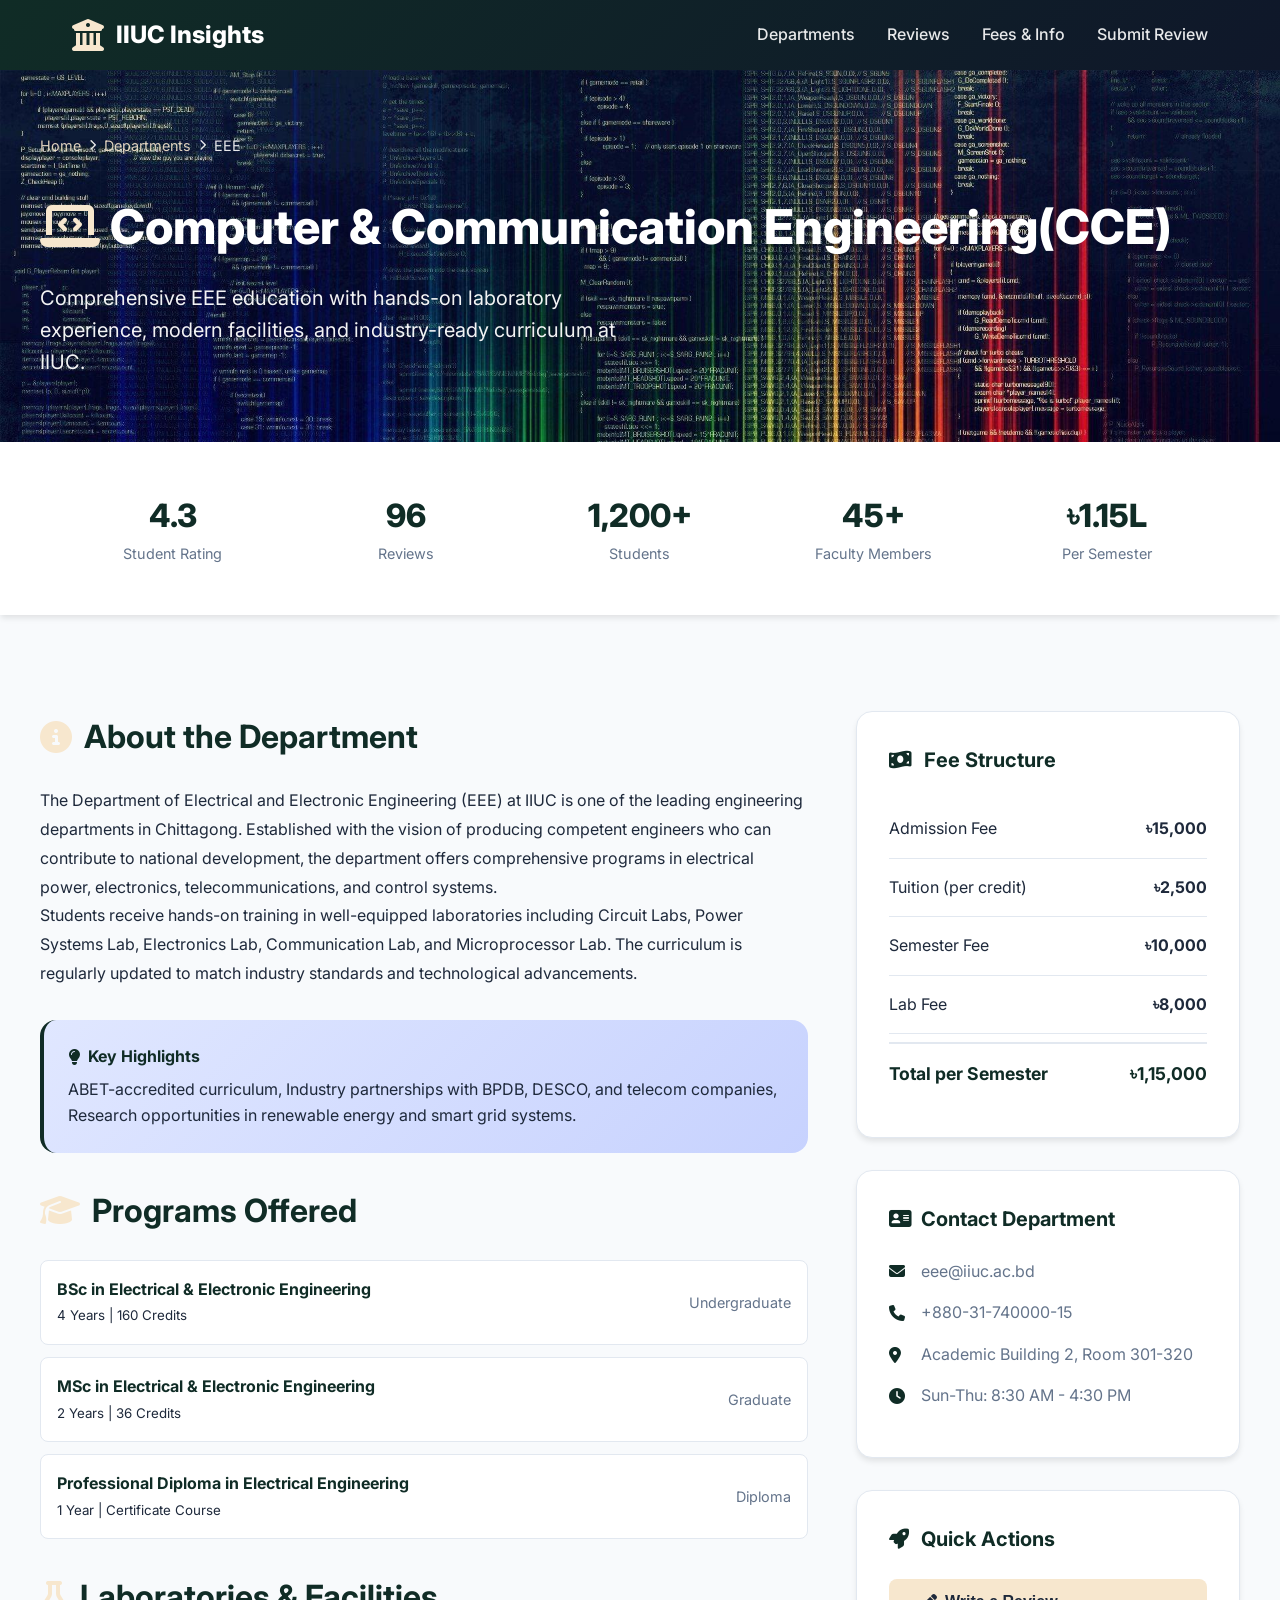
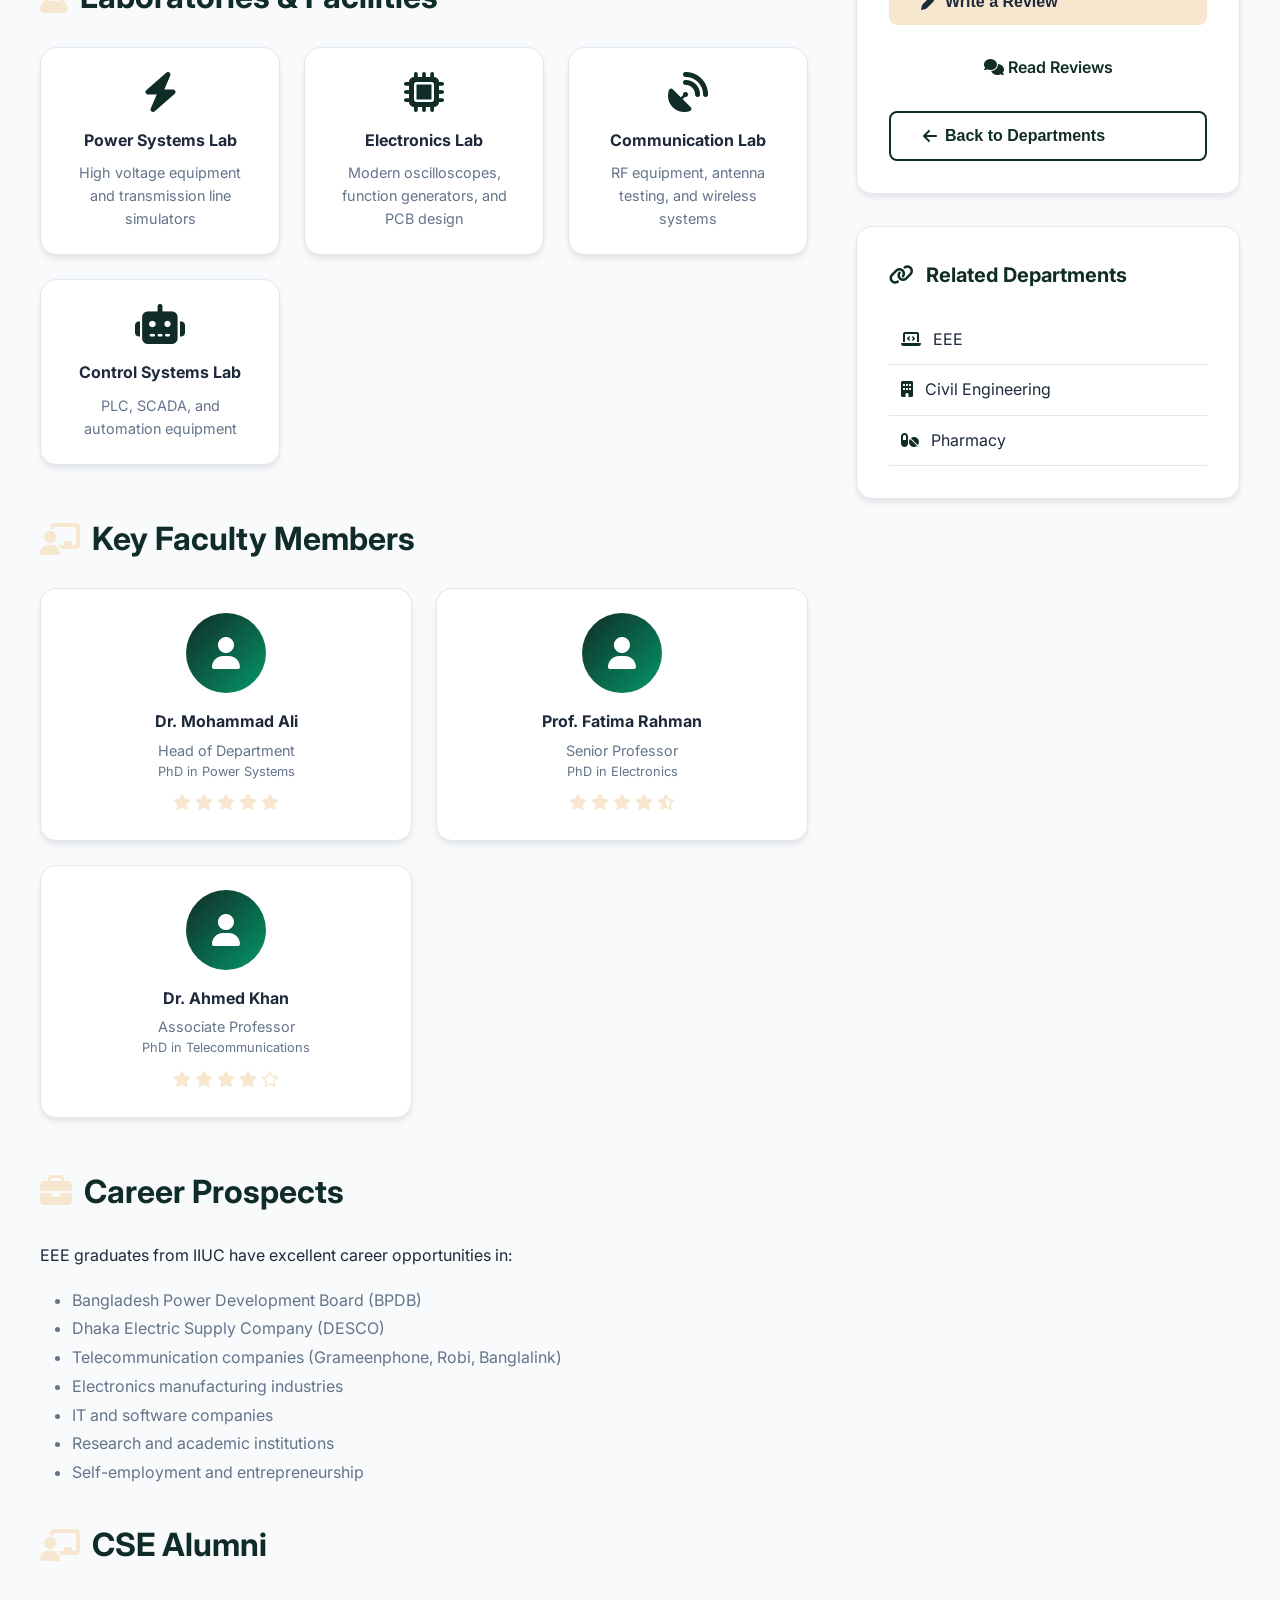
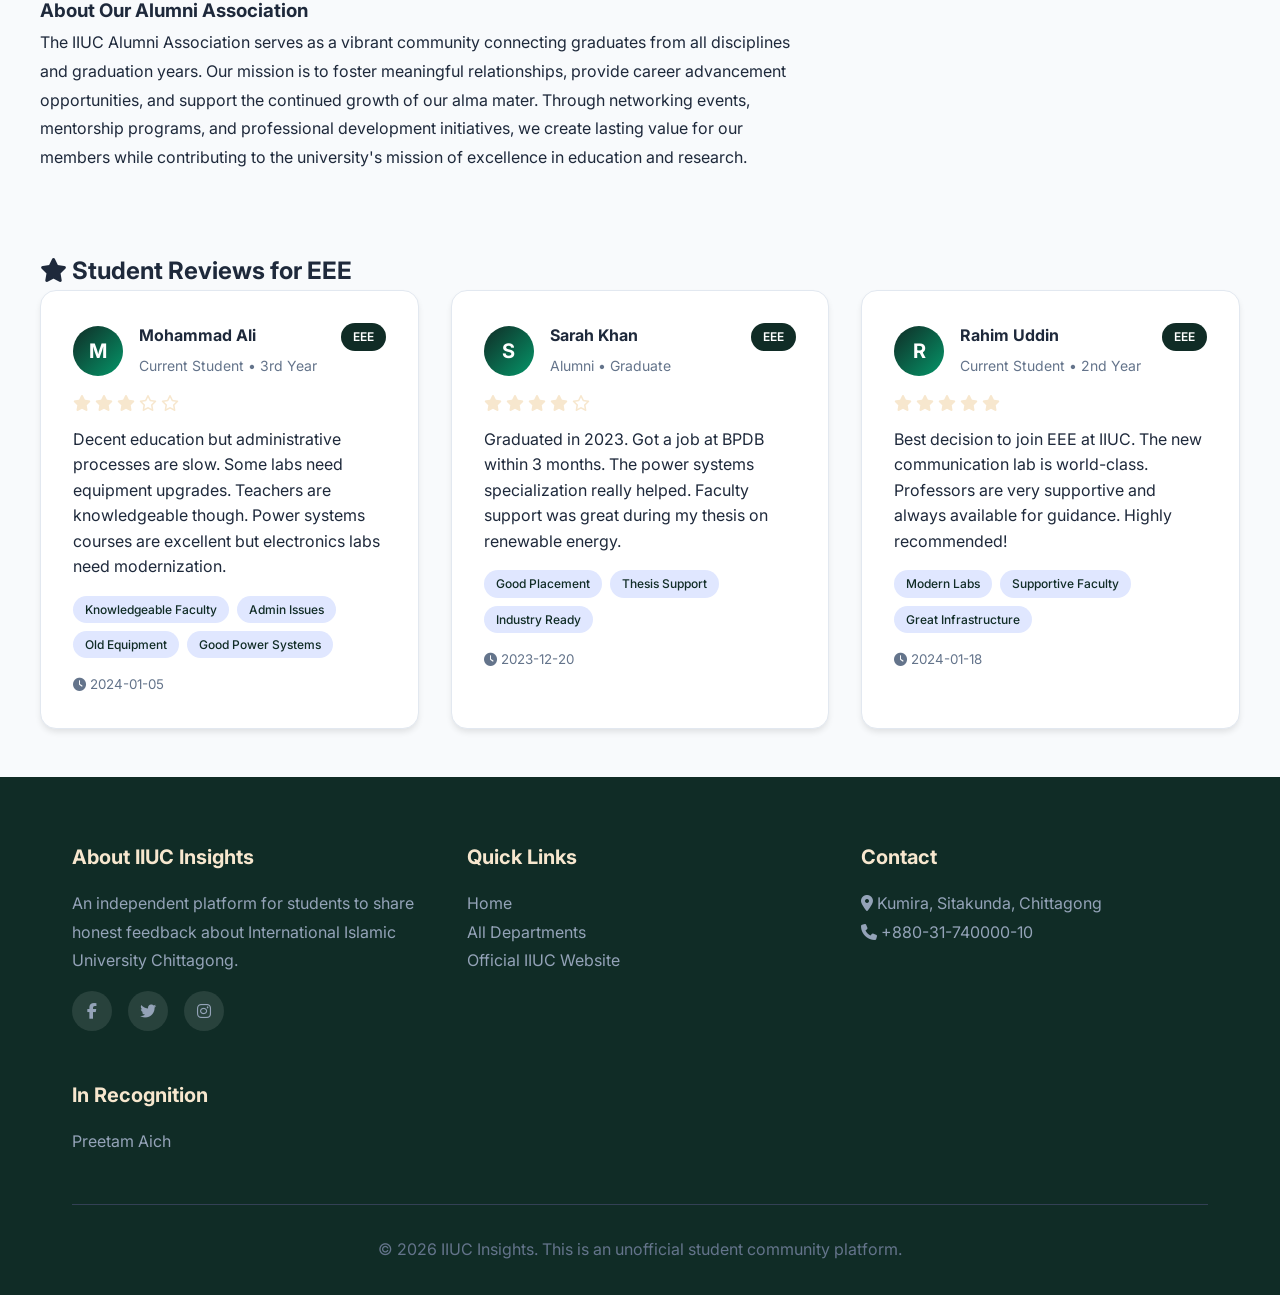
<file: cce.html>
<!DOCTYPE html>
<html lang="en">
<head>
    <meta charset="UTF-8">
    <meta name="viewport" content="width=device-width, initial-scale=1.0">
    <title>Computer & Communication Engineering(CCE) - IIUC Insights</title>
    <link href="https://cdnjs.cloudflare.com/ajax/libs/font-awesome/6.4.0/css/all.min.css" rel="stylesheet">
    <link rel="stylesheet" href="styles.css">
</head>
<body>

    <!-- Navigation -->
    <nav>
        <div class="nav-container">
            <a href="index.html" class="logo">
                <i class="fas fa-university"></i>
                IIUC Insights
            </a>
            <ul class="nav-links">
                <li><a href="index.html#departments">Departments</a></li>
                <li><a href="index.html#reviews">Reviews</a></li>
                <li><a href="index.html#info">Fees & Info</a></li>
                <li><a href="#" onclick="openModal()">Submit Review</a></li>
            </ul>
            <div class="mobile-menu" onclick="toggleMobileMenu()">
                <i class="fas fa-bars"></i>
            </div>
        </div>
    </nav>

    <!-- Department Hero -->
    <section class="dept-hero" style="background-image: url('cse1.jpg'); 
                                   background-size: cover; 
                                   background-position: center;">
        <div class="dept-hero-content">
            <div class="breadcrumb">
                <a href="index.html">Home</a>
                <i class="fas fa-chevron-right" style="font-size: 0.7rem;"></i>
                <a href="index.html#departments">Departments</a>
                <i class="fas fa-chevron-right" style="font-size: 0.7rem;"></i>
                <span>EEE</span>
            </div>
            <h1><i class="fas fa-laptop-code" style="color: var(--accent);"></i> Computer & Communication Engineering(CCE)</h1>
            <p>Comprehensive EEE education with hands-on laboratory experience, modern facilities, and industry-ready curriculum at IIUC.</p>
        </div>
    </section>

    <!-- Stats Bar -->
    <div class="dept-stats-bar">
        <div class="container">
            <div class="dept-stats-grid">
                <div class="dept-stat">
                    <span class="dept-stat-value">4.3</span>
                    <span class="dept-stat-label">Student Rating</span>
                </div>
                <div class="dept-stat">
                    <span class="dept-stat-value">96</span>
                    <span class="dept-stat-label">Reviews</span>
                </div>
                <div class="dept-stat">
                    <span class="dept-stat-value">1,200+</span>
                    <span class="dept-stat-label">Students</span>
                </div>
                <div class="dept-stat">
                    <span class="dept-stat-value">45+</span>
                    <span class="dept-stat-label">Faculty Members</span>
                </div>
                <div class="dept-stat">
                    <span class="dept-stat-value">৳1.15L</span>
                    <span class="dept-stat-label">Per Semester</span>
                </div>
            </div>
        </div>
    </div>

    <!-- Main Content -->
    <div class="container dept-content">
        <div class="dept-grid-2">
            <!-- Left Column -->
            <div class="dept-main">
                
                <!-- About Section -->
                <h2><i class="fas fa-info-circle"></i> About the Department</h2>
                <div class="about-text">
                    <p>The Department of Electrical and Electronic Engineering (EEE) at IIUC is one of the leading engineering departments in Chittagong. Established with the vision of producing competent engineers who can contribute to national development, the department offers comprehensive programs in electrical power, electronics, telecommunications, and control systems.</p>
                    
                    <p>Students receive hands-on training in well-equipped laboratories including Circuit Labs, Power Systems Lab, Electronics Lab, Communication Lab, and Microprocessor Lab. The curriculum is regularly updated to match industry standards and technological advancements.</p>
                </div>

                <div class="info-box">
                    <h4><i class="fas fa-lightbulb"></i> Key Highlights</h4>
                    <p>ABET-accredited curriculum, Industry partnerships with BPDB, DESCO, and telecom companies, Research opportunities in renewable energy and smart grid systems.</p>
                </div>

                <!-- Programs -->
                <h2><i class="fas fa-graduation-cap"></i> Programs Offered</h2>
                <ul class="programs-list">
                    <li>
                        <div>
                            <strong>BSc in Electrical & Electronic Engineering</strong>
                            <br><small>4 Years | 160 Credits</small>
                        </div>
                        <span>Undergraduate</span>
                    </li>
                    <li>
                        <div>
                            <strong>MSc in Electrical & Electronic Engineering</strong>
                            <br><small>2 Years | 36 Credits</small>
                        </div>
                        <span>Graduate</span>
                    </li>
                    <li>
                        <div>
                            <strong>Professional Diploma in Electrical Engineering</strong>
                            <br><small>1 Year | Certificate Course</small>
                        </div>
                        <span>Diploma</span>
                    </li>
                </ul>

                <!-- Facilities -->
                <h2><i class="fas fa-flask"></i> Laboratories & Facilities</h2>
                <div class="facilities-grid">
                    <div class="facility-item">
                        <i class="fas fa-bolt"></i>
                        <h4>Power Systems Lab</h4>
                        <p>High voltage equipment and transmission line simulators</p>
                    </div>
                    <div class="facility-item">
                        <i class="fas fa-microchip"></i>
                        <h4>Electronics Lab</h4>
                        <p>Modern oscilloscopes, function generators, and PCB design</p>
                    </div>
                    <div class="facility-item">
                        <i class="fas fa-satellite-dish"></i>
                        <h4>Communication Lab</h4>
                        <p>RF equipment, antenna testing, and wireless systems</p>
                    </div>
                    <div class="facility-item">
                        <i class="fas fa-robot"></i>
                        <h4>Control Systems Lab</h4>
                        <p>PLC, SCADA, and automation equipment</p>
                    </div>
                </div>

                <!-- Faculty -->
                <h2><i class="fas fa-chalkboard-teacher"></i> Key Faculty Members</h2>
                <div class="faculty-grid">
                    <div class="faculty-card">
                        <div class="faculty-avatar">
                            <i class="fas fa-user"></i>
                        </div>
                        <h4>Dr. Mohammad Ali</h4>
                        <p>Head of Department</p>
                        <p style="font-size: 0.8rem; color: var(--text-light);">PhD in Power Systems</p>
                        <div class="faculty-rating">
                            <i class="fas fa-star"></i>
                            <i class="fas fa-star"></i>
                            <i class="fas fa-star"></i>
                            <i class="fas fa-star"></i>
                            <i class="fas fa-star"></i>
                        </div>
                    </div>
                    <div class="faculty-card">
                        <div class="faculty-avatar">
                            <i class="fas fa-user"></i>
                        </div>
                        <h4>Prof. Fatima Rahman</h4>
                        <p>Senior Professor</p>
                        <p style="font-size: 0.8rem; color: var(--text-light);">PhD in Electronics</p>
                        <div class="faculty-rating">
                            <i class="fas fa-star"></i>
                            <i class="fas fa-star"></i>
                            <i class="fas fa-star"></i>
                            <i class="fas fa-star"></i>
                            <i class="fas fa-star-half-alt"></i>
                        </div>
                    </div>
                    <div class="faculty-card">
                        <div class="faculty-avatar">
                            <i class="fas fa-user"></i>
                        </div>
                        <h4>Dr. Ahmed Khan</h4>
                        <p>Associate Professor</p>
                        <p style="font-size: 0.8rem; color: var(--text-light);">PhD in Telecommunications</p>
                        <div class="faculty-rating">
                            <i class="fas fa-star"></i>
                            <i class="fas fa-star"></i>
                            <i class="fas fa-star"></i>
                            <i class="fas fa-star"></i>
                            <i class="far fa-star"></i>
                        </div>
                    </div>
                </div>

                <!-- Career Prospects -->
                <h2><i class="fas fa-briefcase"></i> Career Prospects</h2>
                <div class="about-text">
                    <p>EEE graduates from IIUC have excellent career opportunities in:</p>
                    <ul style="margin-left: 2rem; margin-top: 1rem; color: var(--text-light);">
                        <li>Bangladesh Power Development Board (BPDB)</li>
                        <li>Dhaka Electric Supply Company (DESCO)</li>
                        <li>Telecommunication companies (Grameenphone, Robi, Banglalink)</li>
                        <li>Electronics manufacturing industries</li>
                        <li>IT and software companies</li>
                        <li>Research and academic institutions</li>
                        <li>Self-employment and entrepreneurship</li>
                    </ul>
                </div>
                 <!-- CSE Alumni -->
                <h2><i class="fas fa-chalkboard-teacher"></i> CSE Alumni</h2>
                <div class="about-text">
                    <p><h3>About Our Alumni Association</h3></p>
                   <p>
The IIUC Alumni Association serves as a vibrant community connecting graduates from all disciplines and graduation years. Our mission is to foster meaningful relationships, provide career advancement opportunities, and support the continued growth of our alma mater.

Through networking events, mentorship programs, and professional development initiatives, we create lasting value for our members while contributing to the university's mission of excellence in education and research.
</p>
                </div>


            </div>

            <!-- Right Sidebar -->
            <div class="dept-sidebar">
                
                <!-- Fee Structure -->
                <div class="sidebar-card">
                    <h3><i class="fas fa-money-bill-wave"></i> Fee Structure</h3>
                    <div class="fee-item">
                        <span>Admission Fee</span>
                        <strong>৳15,000</strong>
                    </div>
                    <div class="fee-item">
                        <span>Tuition (per credit)</span>
                        <strong>৳2,500</strong>
                    </div>
                    <div class="fee-item">
                        <span>Semester Fee</span>
                        <strong>৳10,000</strong>
                    </div>
                    <div class="fee-item">
                        <span>Lab Fee</span>
                        <strong>৳8,000</strong>
                    </div>
                    <div class="fee-item total">
                        <span>Total per Semester</span>
                        <strong>৳1,15,000</strong>
                    </div>
                </div>

                <!-- Contact Info -->
                <div class="sidebar-card contact-dept">
                    <h3><i class="fas fa-address-card"></i> Contact Department</h3>
                    <p>
                        <i class="fas fa-envelope"></i>
                        eee@iiuc.ac.bd
                    </p>
                    <p>
                        <i class="fas fa-phone"></i>
                        +880-31-740000-15
                    </p>
                    <p>
                        <i class="fas fa-map-marker-alt"></i>
                        Academic Building 2, Room 301-320
                    </p>
                    <p>
                        <i class="fas fa-clock"></i>
                        Sun-Thu: 8:30 AM - 4:30 PM
                    </p>
                </div>

                <!-- Quick Actions -->
                <div class="sidebar-card">
                    <h3><i class="fas fa-rocket"></i> Quick Actions</h3>
                    <button class="btn btn-primary" style="width: 100%; margin-bottom: 1rem;" onclick="openModal()">
                        <i class="fas fa-pen"></i> Write a Review
                    </button>
                    <a href="index.html#reviews" class="btn btn-secondary" style="width: 100%; text-align: center; display: block; margin-bottom: 1rem;">
                        <i class="fas fa-comments"></i> Read Reviews
                    </a>
                    <button class="btn btn-back" style="width: 100%;" onclick="window.location.href='index.html#departments'">
                        <i class="fas fa-arrow-left"></i> Back to Departments
                    </button>
                </div>

                <!-- Related Departments -->
                <div class="sidebar-card">
                    <h3><i class="fas fa-link"></i> Related Departments</h3>
                    <a href="eee.html" style="display: block; padding: 0.75rem; color: var(--text); text-decoration: none; border-bottom: 1px solid var(--border);">
                        <i class="fas fa-laptop-code" style="color: var(--primary); margin-right: 0.5rem;"></i> EEE
                    </a>
                    <a href="civil.html" style="display: block; padding: 0.75rem; color: var(--text); text-decoration: none;border-bottom: 1px solid var(--border);">
                        <i class="fas fa-building" style="color: var(--primary); margin-right: 0.5rem;"></i> Civil Engineering
                    </a>
                    <a href="pharmacy.html" style="display: block; padding: 0.75rem; color: var(--text); text-decoration: none;border-bottom: 1px solid var(--border);">
                        <i class="fas fa-pills" style="color: var(--primary); margin-right: 0.5rem;"></i> Pharmacy
                    </a>
                </div>

            </div>
        </div>

        <!-- Reviews Section for EEE -->
        <h2 style="margin-top: 3rem;"><i class="fas fa-star"></i> Student Reviews for EEE</h2>
        <div class="review-grid" id="eeeReviews">
            <!-- EEE specific reviews will be populated here -->
        </div>
    </div>

    <!-- Footer -->
    <footer>
        <div class="container">
            <div class="footer-grid">
                <div class="footer-section">
                    <h3>About IIUC Insights</h3>
                    <p>An independent platform for students to share honest feedback about International Islamic University Chittagong.</p>
                    <div class="social-links">
                        <a href="#"><i class="fab fa-facebook-f"></i></a>
                        <a href="#"><i class="fab fa-twitter"></i></a>
                        <a href="#"><i class="fab fa-instagram"></i></a>
                    </div>
                </div>
                <div class="footer-section">
                    <h3>Quick Links</h3>
                    <p><a href="index.html">Home</a></p>
                    <p><a href="index.html#departments">All Departments</a></p>
                    <p><a href="https://www.iiuc.ac.bd" target="_blank">Official IIUC Website</a></p>
                </div>
                <div class="footer-section">
                    <h3>Contact</h3>
                    <p><i class="fas fa-map-marker-alt"></i> Kumira, Sitakunda, Chittagong</p>
                    <p><i class="fas fa-phone"></i> +880-31-740000-10</p>
                </div>
                <div class="footer-section">
                    <h3>In Recognition</h3>
                    <p><a href="https://www.facebook.com/preetam.aich">Preetam Aich</a></p>
                    <p style="display:none;"><a href="#">Fee Structure Details</a></p>
                    <p style="display:none;"><a href="#">Campus Map</a></p>
                    <p style="display:none;"><a href="#">FAQ</a></p>
                </div>
            </div>
            <div class="footer-bottom">
                <p>&copy; 2026 IIUC Insights. This is an unofficial student community platform.</p>
            </div>
        </div>
    </footer>

    <!-- Review Modal -->
    <div class="modal" id="reviewModal">
        <div class="modal-content">
            <div class="modal-header">
                <h2>Share Your EEE Experience</h2>
                <p>Your honest feedback helps future students make better decisions</p>
                <button class="close-btn" onclick="closeModal()">&times;</button>
            </div>
            <div class="modal-body">
                <form id="reviewForm" onsubmit="submitReview(event)">
                    <div class="form-group">
                        <label>Your Name</label>
                        <input type="text" id="reviewerName" required placeholder="Enter your name">
                    </div>
                    
                    <div class="form-group">
                        <label>Status</label>
                        <select id="reviewerStatus" required>
                            <option value="">Select Status</option>
                            <option value="Current Student">Current Student</option>
                            <option value="Alumni">Alumni</option>
                            <option value="Former Student">Former Student</option>
                        </select>
                    </div>

                    <div class="form-group">
                        <label>Year/Semester</label>
                        <input type="text" placeholder="e.g., 3rd Year, 2nd Semester">
                    </div>

                    <div class="form-group">
                        <label>Overall Rating</label>
                        <div class="star-rating" id="starRating">
                            <i class="fas fa-star" onclick="setRating(1)"></i>
                            <i class="fas fa-star" onclick="setRating(2)"></i>
                            <i class="fas fa-star" onclick="setRating(3)"></i>
                            <i class="fas fa-star" onclick="setRating(4)"></i>
                            <i class="fas fa-star" onclick="setRating(5)"></i>
                        </div>
                        <input type="hidden" id="ratingValue" required>
                    </div>

                    <div class="form-group">
                        <label>Your Review</label>
                        <textarea id="reviewText" required placeholder="Share your experience about labs, teachers, facilities, etc..."></textarea>
                    </div>

                    <div class="form-group">
                        <label>Pros (comma separated)</label>
                        <input type="text" id="pros" placeholder="e.g., Good lab equipment, Helpful teachers">
                    </div>

                    <div class="form-group">
                        <label>Cons (comma separated)</label>
                        <input type="text" id="cons" placeholder="e.g., Limited lab hours, Expensive equipment">
                    </div>

                    <button type="submit" class="submit-btn">
                        <i class="fas fa-paper-plane"></i>
                        Submit Review
                    </button>
                </form>
            </div>
        </div>
    </div>

    <!-- Toast -->
    <div class="toast" id="toast">
        <i class="fas fa-check-circle"></i>
        <span>Review submitted successfully!</span>
    </div>

    <script>
        // EEE Specific Reviews
        const eeeReviews = [
            {
                id: 1,
                name: "Mohammad Ali",
                status: "Current Student",
                rating: 3,
                text: "Decent education but administrative processes are slow. Some labs need equipment upgrades. Teachers are knowledgeable though. Power systems courses are excellent but electronics labs need modernization.",
                date: "2024-01-05",
                tags: ["Knowledgeable Faculty", "Admin Issues", "Old Equipment", "Good Power Systems"],
                year: "3rd Year"
            },
            {
                id: 2,
                name: "Sarah Khan",
                status: "Alumni",
                rating: 4,
                text: "Graduated in 2023. Got a job at BPDB within 3 months. The power systems specialization really helped. Faculty support was great during my thesis on renewable energy.",
                date: "2023-12-20",
                tags: ["Good Placement", "Thesis Support", "Industry Ready"],
                year: "Graduate"
            },
            {
                id: 3,
                name: "Rahim Uddin",
                status: "Current Student",
                rating: 5,
                text: "Best decision to join EEE at IIUC. The new communication lab is world-class. Professors are very supportive and always available for guidance. Highly recommended!",
                date: "2024-01-18",
                tags: ["Modern Labs", "Supportive Faculty", "Great Infrastructure"],
                year: "2nd Year"
            }
        ];

        let currentRating = 0;

        // Initialize
        document.addEventListener('DOMContentLoaded', function() {
            renderEEEReviews();
        });

        // Render EEE Reviews
        function renderEEEReviews() {
            const container = document.getElementById('eeeReviews');
            container.innerHTML = eeeReviews.map(r => createReviewCard(r)).join('');
        }

        function createReviewCard(review) {
            const stars = generateStars(review.rating);
            return `
                <div class="review-card">
                    <div class="review-header">
                        <div class="reviewer-info">
                            <div class="avatar">${review.name.charAt(0)}</div>
                            <div class="reviewer-details">
                                <h4>${review.name}</h4>
                                <span>${review.status} • ${review.year}</span>
                            </div>
                        </div>
                        <span class="review-badge">EEE</span>
                    </div>
                    <div class="review-rating">
                        ${stars}
                    </div>
                    <p class="review-content">${review.text}</p>
                    <div class="review-tags">
                        ${review.tags.map(tag => `<span class="tag">${tag}</span>`).join('')}
                    </div>
                    <small class="review-date">
                        <i class="fas fa-clock"></i> ${review.date}
                    </small>
                </div>
            `;
        }

        function generateStars(rating) {
            let stars = '';
            for (let i = 1; i <= 5; i++) {
                if (i <= rating) {
                    stars += '<i class="fas fa-star"></i>';
                } else if (i - 0.5 <= rating) {
                    stars += '<i class="fas fa-star-half-alt"></i>';
                } else {
                    stars += '<i class="far fa-star"></i>';
                }
            }
            return stars;
        }

        // Modal Functions
        function openModal() {
            document.getElementById('reviewModal').classList.add('active');
            document.body.style.overflow = 'hidden';
        }

        function closeModal() {
            document.getElementById('reviewModal').classList.remove('active');
            document.body.style.overflow = 'auto';
        }

        // Star Rating
        function setRating(rating) {
            currentRating = rating;
            document.getElementById('ratingValue').value = rating;
            const stars = document.querySelectorAll('#starRating i');
            stars.forEach((star, index) => {
                if (index < rating) {
                    star.classList.add('active');
                } else {
                    star.classList.remove('active');
                }
            });
        }

        // Submit Review
        function submitReview(e) {
            e.preventDefault();
            
            const newReview = {
                id: eeeReviews.length + 1,
                name: document.getElementById('reviewerName').value,
                status: document.getElementById('reviewerStatus').value,
                rating: parseInt(document.getElementById('ratingValue').value),
                text: document.getElementById('reviewText').value,
                date: new Date().toISOString().split('T')[0],
                tags: [...document.getElementById('pros').value.split(',').map(t => t.trim()).filter(t => t), 
                       ...document.getElementById('cons').value.split(',').map(t => t.trim()).filter(t => t)],
                year: "Just Now"
            };

            eeeReviews.unshift(newReview);
            renderEEEReviews();
            closeModal();
            showToast();
            document.getElementById('reviewForm').reset();
            setRating(0);
        }

        // Toast
        function showToast() {
            const toast = document.getElementById('toast');
            toast.classList.add('show');
            setTimeout(() => {
                toast.classList.remove('show');
            }, 3000);
        }

        // Close modal on outside click
        window.onclick = function(event) {
            const modal = document.getElementById('reviewModal');
            if (event.target === modal) {
                closeModal();
            }
        }

        // Mobile Menu Toggle
        function toggleMobileMenu() {
            const navLinks = document.querySelector('.nav-links');
            navLinks.style.display = navLinks.style.display === 'flex' ? 'none' : 'flex';
        }
    </script>
</body>
</html>
</file>
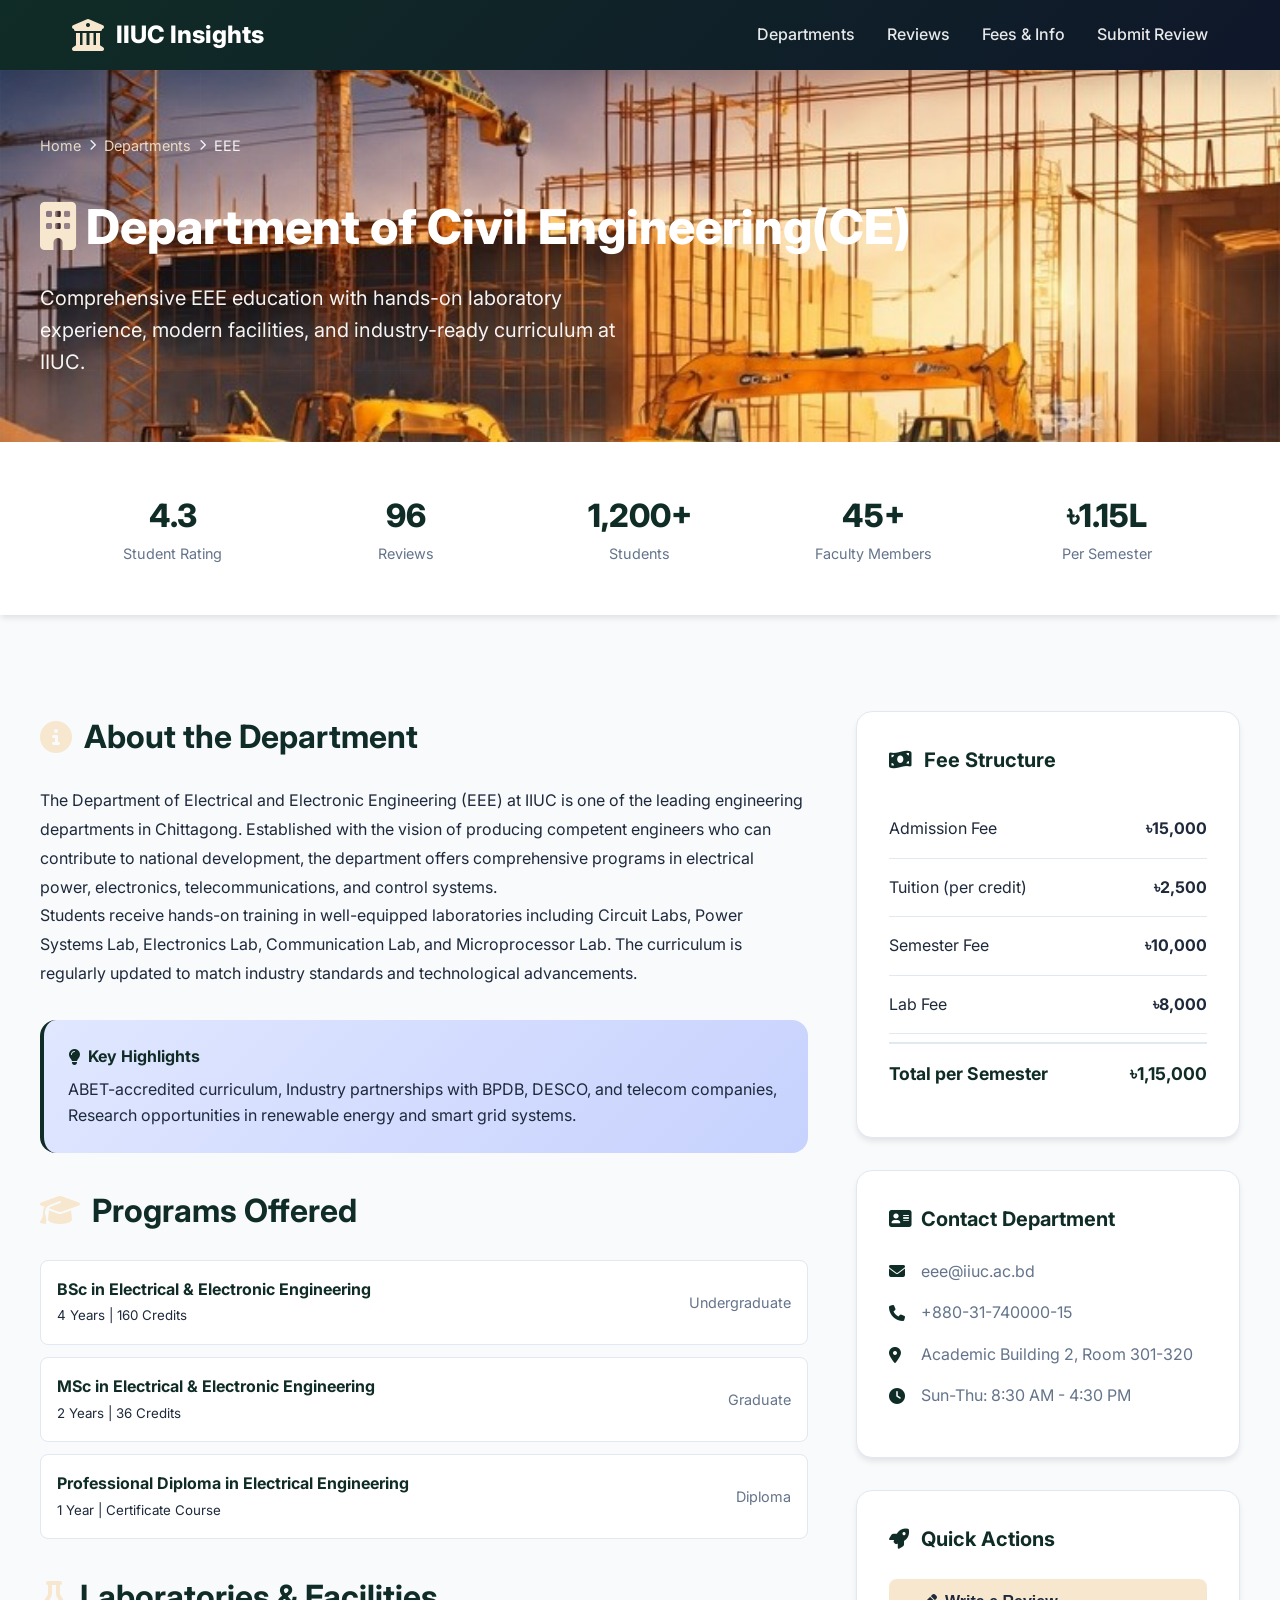
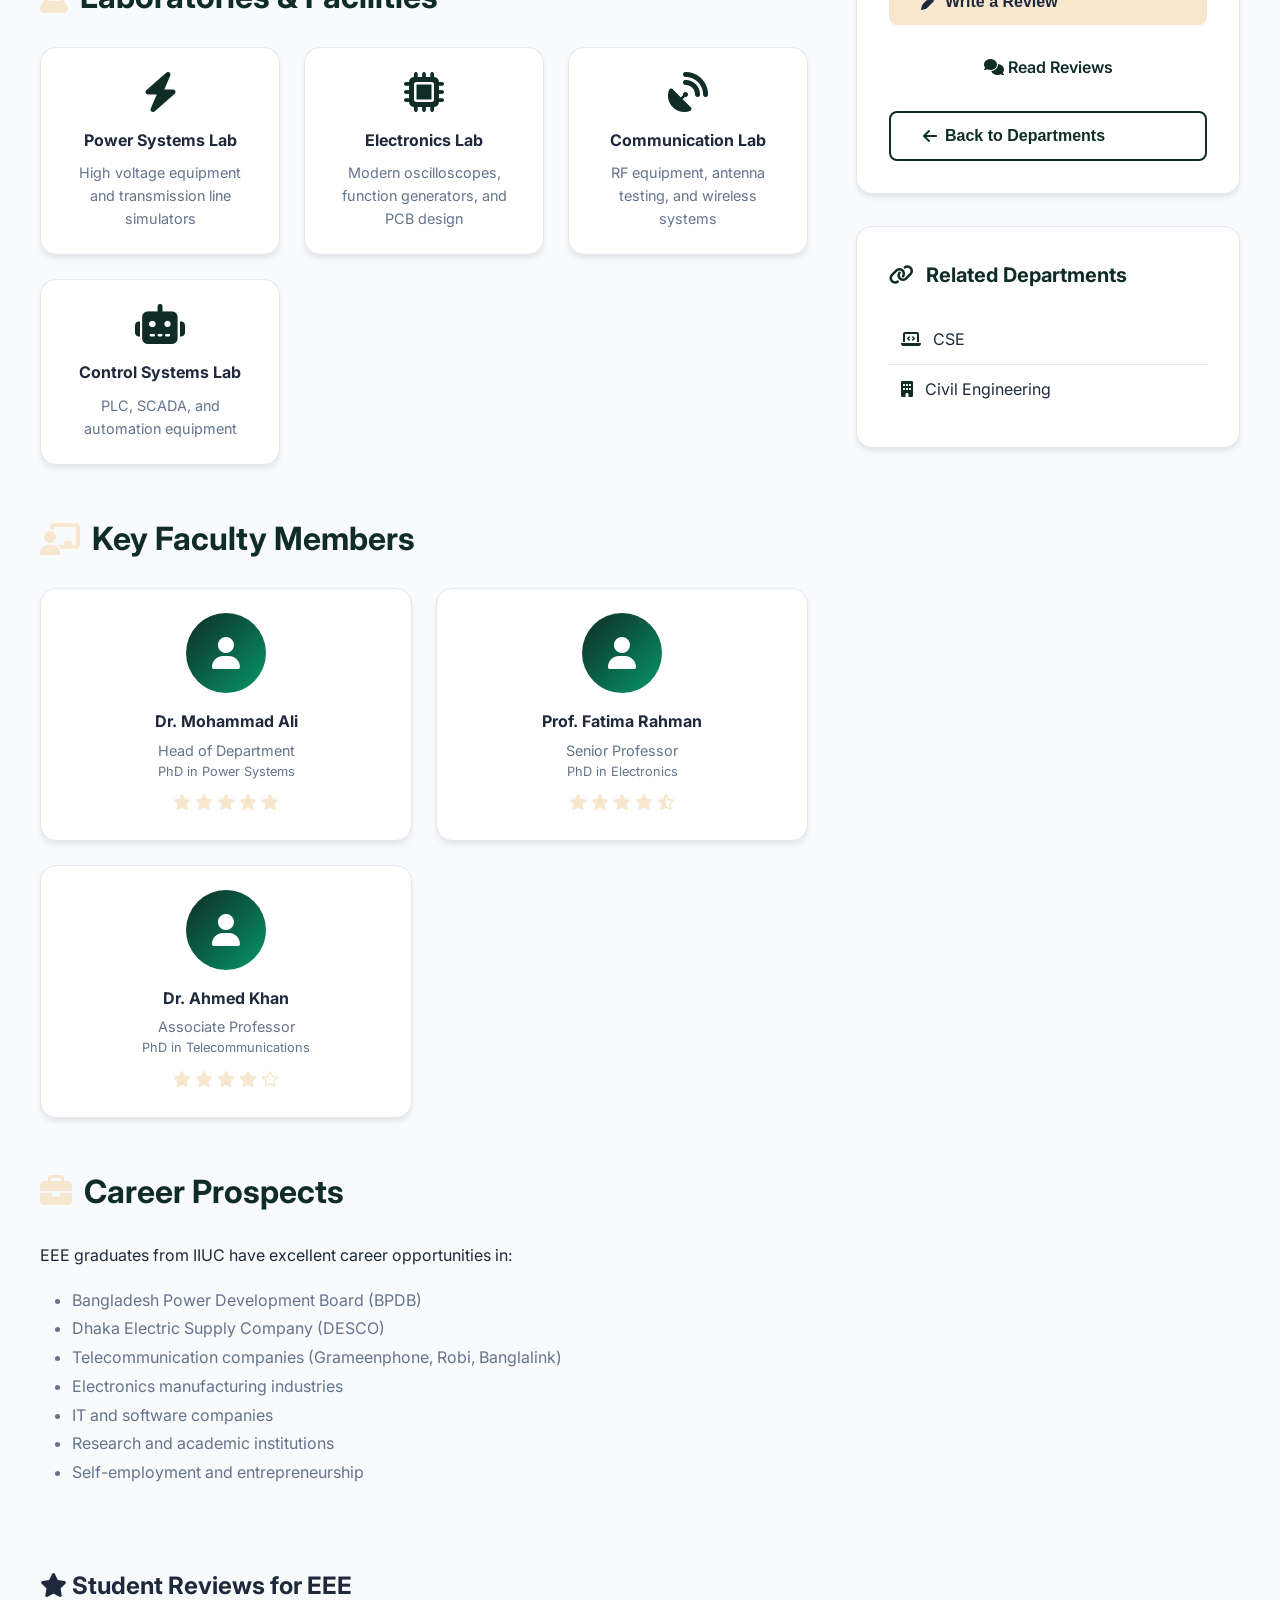
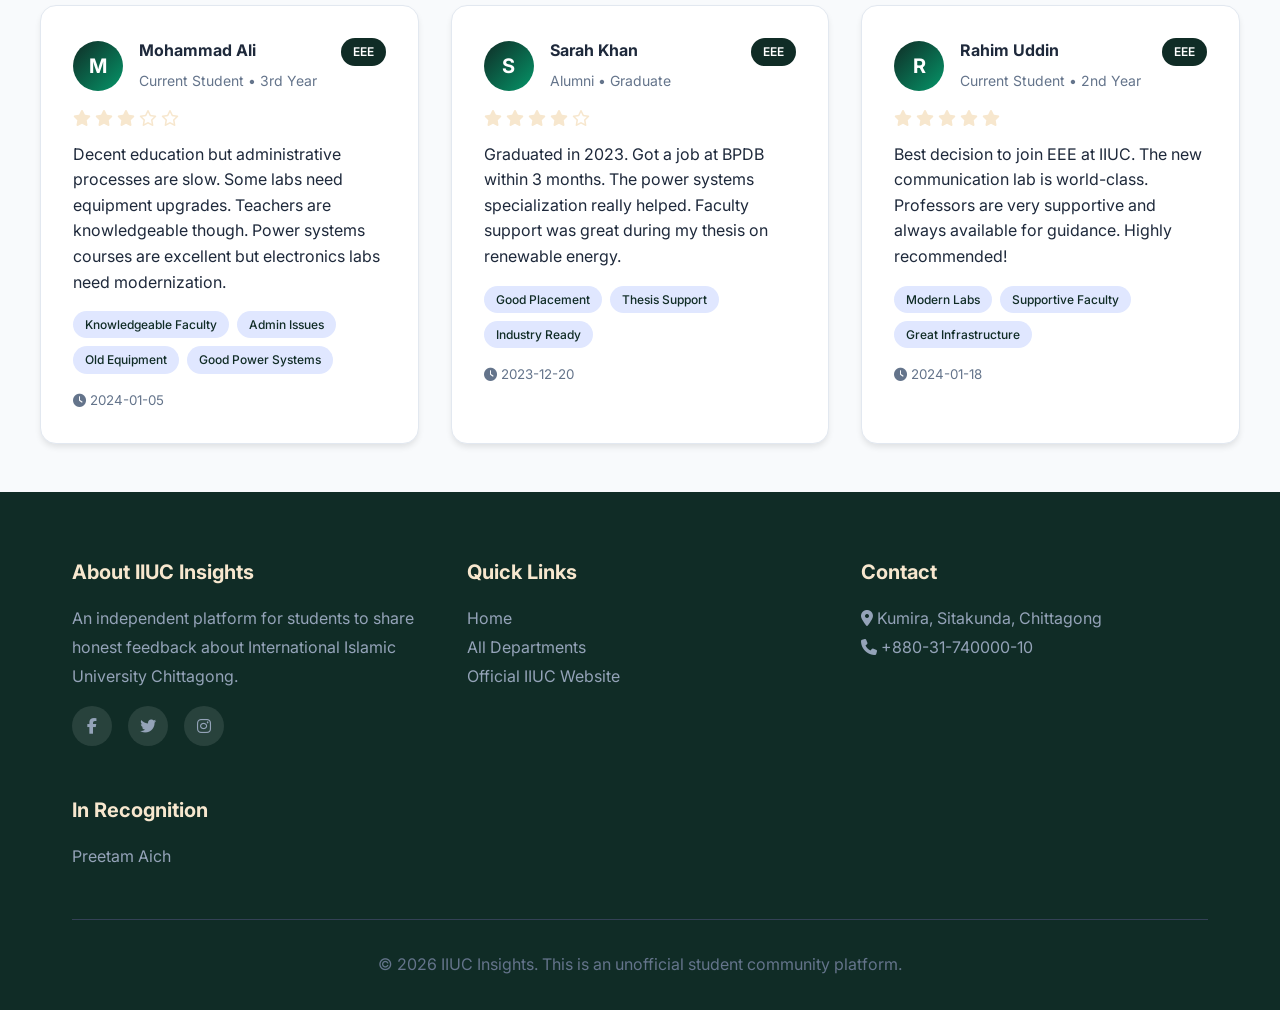
<file: civil.html>
<!DOCTYPE html>
<html lang="en">
<head>
    <meta charset="UTF-8">
    <meta name="viewport" content="width=device-width, initial-scale=1.0">
    <title> Civil Engineering - IIUC Insights</title>
    <link href="https://cdnjs.cloudflare.com/ajax/libs/font-awesome/6.4.0/css/all.min.css" rel="stylesheet">
    <link rel="stylesheet" href="styles.css">
</head>
<body>

    <!-- Navigation -->
    <nav>
        <div class="nav-container">
            <a href="index.html" class="logo">
                <i class="fas fa-university"></i>
                IIUC Insights
            </a>
            <ul class="nav-links">
                <li><a href="index.html#departments">Departments</a></li>
                <li><a href="index.html#reviews">Reviews</a></li>
                <li><a href="index.html#info">Fees & Info</a></li>
                <li><a href="#" onclick="openModal()">Submit Review</a></li>
            </ul>
            <div class="mobile-menu" onclick="toggleMobileMenu()">
                <i class="fas fa-bars"></i>
            </div>
        </div>
    </nav>

    <!-- Department Hero -->
    <section class="dept-hero" style="background-image: url('ce1.jpg'); 
                                   background-size: cover; 
                                   background-position: center;">
        <div class="dept-hero-content">
            <div class="breadcrumb">
                <a href="index.html">Home</a>
                <i class="fas fa-chevron-right" style="font-size: 0.7rem;"></i>
                <a href="index.html#departments">Departments</a>
                <i class="fas fa-chevron-right" style="font-size: 0.7rem;"></i>
                <span>EEE</span>
            </div>
            <h1><i class="fas fa-building" style="color: var(--accent);"></i> Department of Civil Engineering(CE)</h1>
            <p>Comprehensive EEE education with hands-on laboratory experience, modern facilities, and industry-ready curriculum at IIUC.</p>
        </div>
    </section>

    <!-- Stats Bar -->
    <div class="dept-stats-bar">
        <div class="container">
            <div class="dept-stats-grid">
                <div class="dept-stat">
                    <span class="dept-stat-value">4.3</span>
                    <span class="dept-stat-label">Student Rating</span>
                </div>
                <div class="dept-stat">
                    <span class="dept-stat-value">96</span>
                    <span class="dept-stat-label">Reviews</span>
                </div>
                <div class="dept-stat">
                    <span class="dept-stat-value">1,200+</span>
                    <span class="dept-stat-label">Students</span>
                </div>
                <div class="dept-stat">
                    <span class="dept-stat-value">45+</span>
                    <span class="dept-stat-label">Faculty Members</span>
                </div>
                <div class="dept-stat">
                    <span class="dept-stat-value">৳1.15L</span>
                    <span class="dept-stat-label">Per Semester</span>
                </div>
            </div>
        </div>
    </div>

    <!-- Main Content -->
    <div class="container dept-content">
        <div class="dept-grid-2">
            <!-- Left Column -->
            <div class="dept-main">
                
                <!-- About Section -->
                <h2><i class="fas fa-info-circle"></i> About the Department</h2>
                <div class="about-text">
                    <p>The Department of Electrical and Electronic Engineering (EEE) at IIUC is one of the leading engineering departments in Chittagong. Established with the vision of producing competent engineers who can contribute to national development, the department offers comprehensive programs in electrical power, electronics, telecommunications, and control systems.</p>
                    
                    <p>Students receive hands-on training in well-equipped laboratories including Circuit Labs, Power Systems Lab, Electronics Lab, Communication Lab, and Microprocessor Lab. The curriculum is regularly updated to match industry standards and technological advancements.</p>
                </div>

                <div class="info-box">
                    <h4><i class="fas fa-lightbulb"></i> Key Highlights</h4>
                    <p>ABET-accredited curriculum, Industry partnerships with BPDB, DESCO, and telecom companies, Research opportunities in renewable energy and smart grid systems.</p>
                </div>

                <!-- Programs -->
                <h2><i class="fas fa-graduation-cap"></i> Programs Offered</h2>
                <ul class="programs-list">
                    <li>
                        <div>
                            <strong>BSc in Electrical & Electronic Engineering</strong>
                            <br><small>4 Years | 160 Credits</small>
                        </div>
                        <span>Undergraduate</span>
                    </li>
                    <li>
                        <div>
                            <strong>MSc in Electrical & Electronic Engineering</strong>
                            <br><small>2 Years | 36 Credits</small>
                        </div>
                        <span>Graduate</span>
                    </li>
                    <li>
                        <div>
                            <strong>Professional Diploma in Electrical Engineering</strong>
                            <br><small>1 Year | Certificate Course</small>
                        </div>
                        <span>Diploma</span>
                    </li>
                </ul>

                <!-- Facilities -->
                <h2><i class="fas fa-flask"></i> Laboratories & Facilities</h2>
                <div class="facilities-grid">
                    <div class="facility-item">
                        <i class="fas fa-bolt"></i>
                        <h4>Power Systems Lab</h4>
                        <p>High voltage equipment and transmission line simulators</p>
                    </div>
                    <div class="facility-item">
                        <i class="fas fa-microchip"></i>
                        <h4>Electronics Lab</h4>
                        <p>Modern oscilloscopes, function generators, and PCB design</p>
                    </div>
                    <div class="facility-item">
                        <i class="fas fa-satellite-dish"></i>
                        <h4>Communication Lab</h4>
                        <p>RF equipment, antenna testing, and wireless systems</p>
                    </div>
                    <div class="facility-item">
                        <i class="fas fa-robot"></i>
                        <h4>Control Systems Lab</h4>
                        <p>PLC, SCADA, and automation equipment</p>
                    </div>
                </div>

                <!-- Faculty -->
                <h2><i class="fas fa-chalkboard-teacher"></i> Key Faculty Members</h2>
                <div class="faculty-grid">
                    <div class="faculty-card">
                        <div class="faculty-avatar">
                            <i class="fas fa-user"></i>
                        </div>
                        <h4>Dr. Mohammad Ali</h4>
                        <p>Head of Department</p>
                        <p style="font-size: 0.8rem; color: var(--text-light);">PhD in Power Systems</p>
                        <div class="faculty-rating">
                            <i class="fas fa-star"></i>
                            <i class="fas fa-star"></i>
                            <i class="fas fa-star"></i>
                            <i class="fas fa-star"></i>
                            <i class="fas fa-star"></i>
                        </div>
                    </div>
                    <div class="faculty-card">
                        <div class="faculty-avatar">
                            <i class="fas fa-user"></i>
                        </div>
                        <h4>Prof. Fatima Rahman</h4>
                        <p>Senior Professor</p>
                        <p style="font-size: 0.8rem; color: var(--text-light);">PhD in Electronics</p>
                        <div class="faculty-rating">
                            <i class="fas fa-star"></i>
                            <i class="fas fa-star"></i>
                            <i class="fas fa-star"></i>
                            <i class="fas fa-star"></i>
                            <i class="fas fa-star-half-alt"></i>
                        </div>
                    </div>
                    <div class="faculty-card">
                        <div class="faculty-avatar">
                            <i class="fas fa-user"></i>
                        </div>
                        <h4>Dr. Ahmed Khan</h4>
                        <p>Associate Professor</p>
                        <p style="font-size: 0.8rem; color: var(--text-light);">PhD in Telecommunications</p>
                        <div class="faculty-rating">
                            <i class="fas fa-star"></i>
                            <i class="fas fa-star"></i>
                            <i class="fas fa-star"></i>
                            <i class="fas fa-star"></i>
                            <i class="far fa-star"></i>
                        </div>
                    </div>
                </div>

                <!-- Career Prospects -->
                <h2><i class="fas fa-briefcase"></i> Career Prospects</h2>
                <div class="about-text">
                    <p>EEE graduates from IIUC have excellent career opportunities in:</p>
                    <ul style="margin-left: 2rem; margin-top: 1rem; color: var(--text-light);">
                        <li>Bangladesh Power Development Board (BPDB)</li>
                        <li>Dhaka Electric Supply Company (DESCO)</li>
                        <li>Telecommunication companies (Grameenphone, Robi, Banglalink)</li>
                        <li>Electronics manufacturing industries</li>
                        <li>IT and software companies</li>
                        <li>Research and academic institutions</li>
                        <li>Self-employment and entrepreneurship</li>
                    </ul>
                </div>

            </div>

            <!-- Right Sidebar -->
            <div class="dept-sidebar">
                
                <!-- Fee Structure -->
                <div class="sidebar-card">
                    <h3><i class="fas fa-money-bill-wave"></i> Fee Structure</h3>
                    <div class="fee-item">
                        <span>Admission Fee</span>
                        <strong>৳15,000</strong>
                    </div>
                    <div class="fee-item">
                        <span>Tuition (per credit)</span>
                        <strong>৳2,500</strong>
                    </div>
                    <div class="fee-item">
                        <span>Semester Fee</span>
                        <strong>৳10,000</strong>
                    </div>
                    <div class="fee-item">
                        <span>Lab Fee</span>
                        <strong>৳8,000</strong>
                    </div>
                    <div class="fee-item total">
                        <span>Total per Semester</span>
                        <strong>৳1,15,000</strong>
                    </div>
                </div>

                <!-- Contact Info -->
                <div class="sidebar-card contact-dept">
                    <h3><i class="fas fa-address-card"></i> Contact Department</h3>
                    <p>
                        <i class="fas fa-envelope"></i>
                        eee@iiuc.ac.bd
                    </p>
                    <p>
                        <i class="fas fa-phone"></i>
                        +880-31-740000-15
                    </p>
                    <p>
                        <i class="fas fa-map-marker-alt"></i>
                        Academic Building 2, Room 301-320
                    </p>
                    <p>
                        <i class="fas fa-clock"></i>
                        Sun-Thu: 8:30 AM - 4:30 PM
                    </p>
                </div>

                <!-- Quick Actions -->
                <div class="sidebar-card">
                    <h3><i class="fas fa-rocket"></i> Quick Actions</h3>
                    <button class="btn btn-primary" style="width: 100%; margin-bottom: 1rem;" onclick="openModal()">
                        <i class="fas fa-pen"></i> Write a Review
                    </button>
                    <a href="index.html#reviews" class="btn btn-secondary" style="width: 100%; text-align: center; display: block; margin-bottom: 1rem;">
                        <i class="fas fa-comments"></i> Read Reviews
                    </a>
                    <button class="btn btn-back" style="width: 100%;" onclick="window.location.href='index.html#departments'">
                        <i class="fas fa-arrow-left"></i> Back to Departments
                    </button>
                </div>

                <!-- Related Departments -->
                <div class="sidebar-card">
                    <h3><i class="fas fa-link"></i> Related Departments</h3>
                    <a href="cse.html" style="display: block; padding: 0.75rem; color: var(--text); text-decoration: none; border-bottom: 1px solid var(--border);">
                        <i class="fas fa-laptop-code" style="color: var(--primary); margin-right: 0.5rem;"></i> CSE
                    </a>
                    <a href="civil.html" style="display: block; padding: 0.75rem; color: var(--text); text-decoration: none;">
                        <i class="fas fa-building" style="color: var(--primary); margin-right: 0.5rem;"></i> Civil Engineering
                    </a>
                </div>

            </div>
        </div>

        <!-- Reviews Section for EEE -->
        <h2 style="margin-top: 3rem;"><i class="fas fa-star"></i> Student Reviews for EEE</h2>
        <div class="review-grid" id="eeeReviews">
            <!-- EEE specific reviews will be populated here -->
        </div>
    </div>

    <!-- Footer -->
    <footer>
        <div class="container">
            <div class="footer-grid">
                <div class="footer-section">
                    <h3>About IIUC Insights</h3>
                    <p>An independent platform for students to share honest feedback about International Islamic University Chittagong.</p>
                    <div class="social-links">
                        <a href="#"><i class="fab fa-facebook-f"></i></a>
                        <a href="#"><i class="fab fa-twitter"></i></a>
                        <a href="#"><i class="fab fa-instagram"></i></a>
                    </div>
                </div>
                <div class="footer-section">
                    <h3>Quick Links</h3>
                    <p><a href="index.html">Home</a></p>
                    <p><a href="index.html#departments">All Departments</a></p>
                    <p><a href="https://www.iiuc.ac.bd" target="_blank">Official IIUC Website</a></p>
                </div>
                <div class="footer-section">
                    <h3>Contact</h3>
                    <p><i class="fas fa-map-marker-alt"></i> Kumira, Sitakunda, Chittagong</p>
                    <p><i class="fas fa-phone"></i> +880-31-740000-10</p>
                </div>
                <div class="footer-section">
                    <h3>In Recognition</h3>
                    <p><a href="https://www.facebook.com/preetam.aich">Preetam Aich</a></p>
                    <p style="display:none;"><a href="#">Fee Structure Details</a></p>
                    <p style="display:none;"><a href="#">Campus Map</a></p>
                    <p style="display:none;"><a href="#">FAQ</a></p>
                </div>
            </div>
            <div class="footer-bottom">
                <p>&copy; 2026 IIUC Insights. This is an unofficial student community platform.</p>
            </div>
        </div>
    </footer>

    <!-- Review Modal -->
    <div class="modal" id="reviewModal">
        <div class="modal-content">
            <div class="modal-header">
                <h2>Share Your EEE Experience</h2>
                <p>Your honest feedback helps future students make better decisions</p>
                <button class="close-btn" onclick="closeModal()">&times;</button>
            </div>
            <div class="modal-body">
                <form id="reviewForm" onsubmit="submitReview(event)">
                    <div class="form-group">
                        <label>Your Name</label>
                        <input type="text" id="reviewerName" required placeholder="Enter your name">
                    </div>
                    
                    <div class="form-group">
                        <label>Status</label>
                        <select id="reviewerStatus" required>
                            <option value="">Select Status</option>
                            <option value="Current Student">Current Student</option>
                            <option value="Alumni">Alumni</option>
                            <option value="Former Student">Former Student</option>
                        </select>
                    </div>

                    <div class="form-group">
                        <label>Year/Semester</label>
                        <input type="text" placeholder="e.g., 3rd Year, 2nd Semester">
                    </div>

                    <div class="form-group">
                        <label>Overall Rating</label>
                        <div class="star-rating" id="starRating">
                            <i class="fas fa-star" onclick="setRating(1)"></i>
                            <i class="fas fa-star" onclick="setRating(2)"></i>
                            <i class="fas fa-star" onclick="setRating(3)"></i>
                            <i class="fas fa-star" onclick="setRating(4)"></i>
                            <i class="fas fa-star" onclick="setRating(5)"></i>
                        </div>
                        <input type="hidden" id="ratingValue" required>
                    </div>

                    <div class="form-group">
                        <label>Your Review</label>
                        <textarea id="reviewText" required placeholder="Share your experience about labs, teachers, facilities, etc..."></textarea>
                    </div>

                    <div class="form-group">
                        <label>Pros (comma separated)</label>
                        <input type="text" id="pros" placeholder="e.g., Good lab equipment, Helpful teachers">
                    </div>

                    <div class="form-group">
                        <label>Cons (comma separated)</label>
                        <input type="text" id="cons" placeholder="e.g., Limited lab hours, Expensive equipment">
                    </div>

                    <button type="submit" class="submit-btn">
                        <i class="fas fa-paper-plane"></i>
                        Submit Review
                    </button>
                </form>
            </div>
        </div>
    </div>

    <!-- Toast -->
    <div class="toast" id="toast">
        <i class="fas fa-check-circle"></i>
        <span>Review submitted successfully!</span>
    </div>

    <script>
        // EEE Specific Reviews
        const eeeReviews = [
            {
                id: 1,
                name: "Mohammad Ali",
                status: "Current Student",
                rating: 3,
                text: "Decent education but administrative processes are slow. Some labs need equipment upgrades. Teachers are knowledgeable though. Power systems courses are excellent but electronics labs need modernization.",
                date: "2024-01-05",
                tags: ["Knowledgeable Faculty", "Admin Issues", "Old Equipment", "Good Power Systems"],
                year: "3rd Year"
            },
            {
                id: 2,
                name: "Sarah Khan",
                status: "Alumni",
                rating: 4,
                text: "Graduated in 2023. Got a job at BPDB within 3 months. The power systems specialization really helped. Faculty support was great during my thesis on renewable energy.",
                date: "2023-12-20",
                tags: ["Good Placement", "Thesis Support", "Industry Ready"],
                year: "Graduate"
            },
            {
                id: 3,
                name: "Rahim Uddin",
                status: "Current Student",
                rating: 5,
                text: "Best decision to join EEE at IIUC. The new communication lab is world-class. Professors are very supportive and always available for guidance. Highly recommended!",
                date: "2024-01-18",
                tags: ["Modern Labs", "Supportive Faculty", "Great Infrastructure"],
                year: "2nd Year"
            }
        ];

        let currentRating = 0;

        // Initialize
        document.addEventListener('DOMContentLoaded', function() {
            renderEEEReviews();
        });

        // Render EEE Reviews
        function renderEEEReviews() {
            const container = document.getElementById('eeeReviews');
            container.innerHTML = eeeReviews.map(r => createReviewCard(r)).join('');
        }

        function createReviewCard(review) {
            const stars = generateStars(review.rating);
            return `
                <div class="review-card">
                    <div class="review-header">
                        <div class="reviewer-info">
                            <div class="avatar">${review.name.charAt(0)}</div>
                            <div class="reviewer-details">
                                <h4>${review.name}</h4>
                                <span>${review.status} • ${review.year}</span>
                            </div>
                        </div>
                        <span class="review-badge">EEE</span>
                    </div>
                    <div class="review-rating">
                        ${stars}
                    </div>
                    <p class="review-content">${review.text}</p>
                    <div class="review-tags">
                        ${review.tags.map(tag => `<span class="tag">${tag}</span>`).join('')}
                    </div>
                    <small class="review-date">
                        <i class="fas fa-clock"></i> ${review.date}
                    </small>
                </div>
            `;
        }

        function generateStars(rating) {
            let stars = '';
            for (let i = 1; i <= 5; i++) {
                if (i <= rating) {
                    stars += '<i class="fas fa-star"></i>';
                } else if (i - 0.5 <= rating) {
                    stars += '<i class="fas fa-star-half-alt"></i>';
                } else {
                    stars += '<i class="far fa-star"></i>';
                }
            }
            return stars;
        }

        // Modal Functions
        function openModal() {
            document.getElementById('reviewModal').classList.add('active');
            document.body.style.overflow = 'hidden';
        }

        function closeModal() {
            document.getElementById('reviewModal').classList.remove('active');
            document.body.style.overflow = 'auto';
        }

        // Star Rating
        function setRating(rating) {
            currentRating = rating;
            document.getElementById('ratingValue').value = rating;
            const stars = document.querySelectorAll('#starRating i');
            stars.forEach((star, index) => {
                if (index < rating) {
                    star.classList.add('active');
                } else {
                    star.classList.remove('active');
                }
            });
        }

        // Submit Review
        function submitReview(e) {
            e.preventDefault();
            
            const newReview = {
                id: eeeReviews.length + 1,
                name: document.getElementById('reviewerName').value,
                status: document.getElementById('reviewerStatus').value,
                rating: parseInt(document.getElementById('ratingValue').value),
                text: document.getElementById('reviewText').value,
                date: new Date().toISOString().split('T')[0],
                tags: [...document.getElementById('pros').value.split(',').map(t => t.trim()).filter(t => t), 
                       ...document.getElementById('cons').value.split(',').map(t => t.trim()).filter(t => t)],
                year: "Just Now"
            };

            eeeReviews.unshift(newReview);
            renderEEEReviews();
            closeModal();
            showToast();
            document.getElementById('reviewForm').reset();
            setRating(0);
        }

        // Toast
        function showToast() {
            const toast = document.getElementById('toast');
            toast.classList.add('show');
            setTimeout(() => {
                toast.classList.remove('show');
            }, 3000);
        }

        // Close modal on outside click
        window.onclick = function(event) {
            const modal = document.getElementById('reviewModal');
            if (event.target === modal) {
                closeModal();
            }
        }

        // Mobile Menu Toggle
        function toggleMobileMenu() {
            const navLinks = document.querySelector('.nav-links');
            navLinks.style.display = navLinks.style.display === 'flex' ? 'none' : 'flex';
        }
    </script>
</body>
</html>
</file>
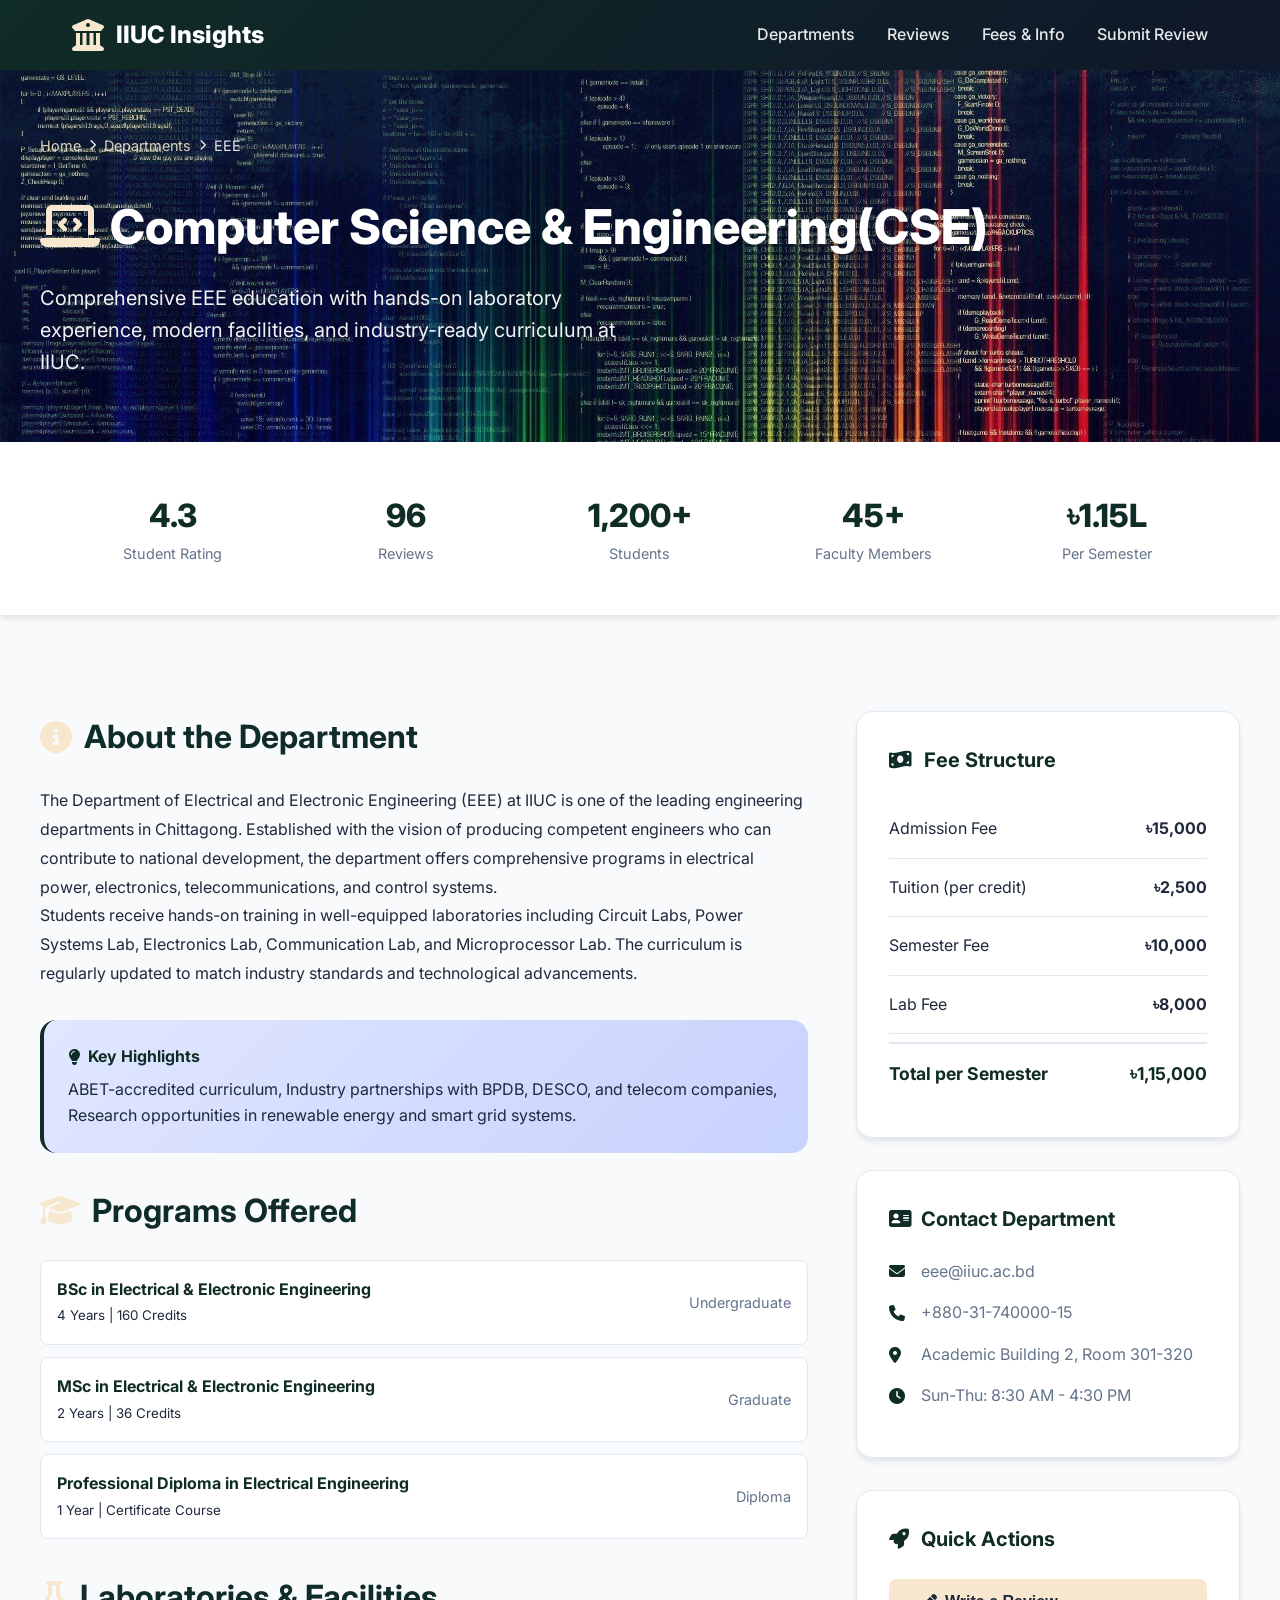
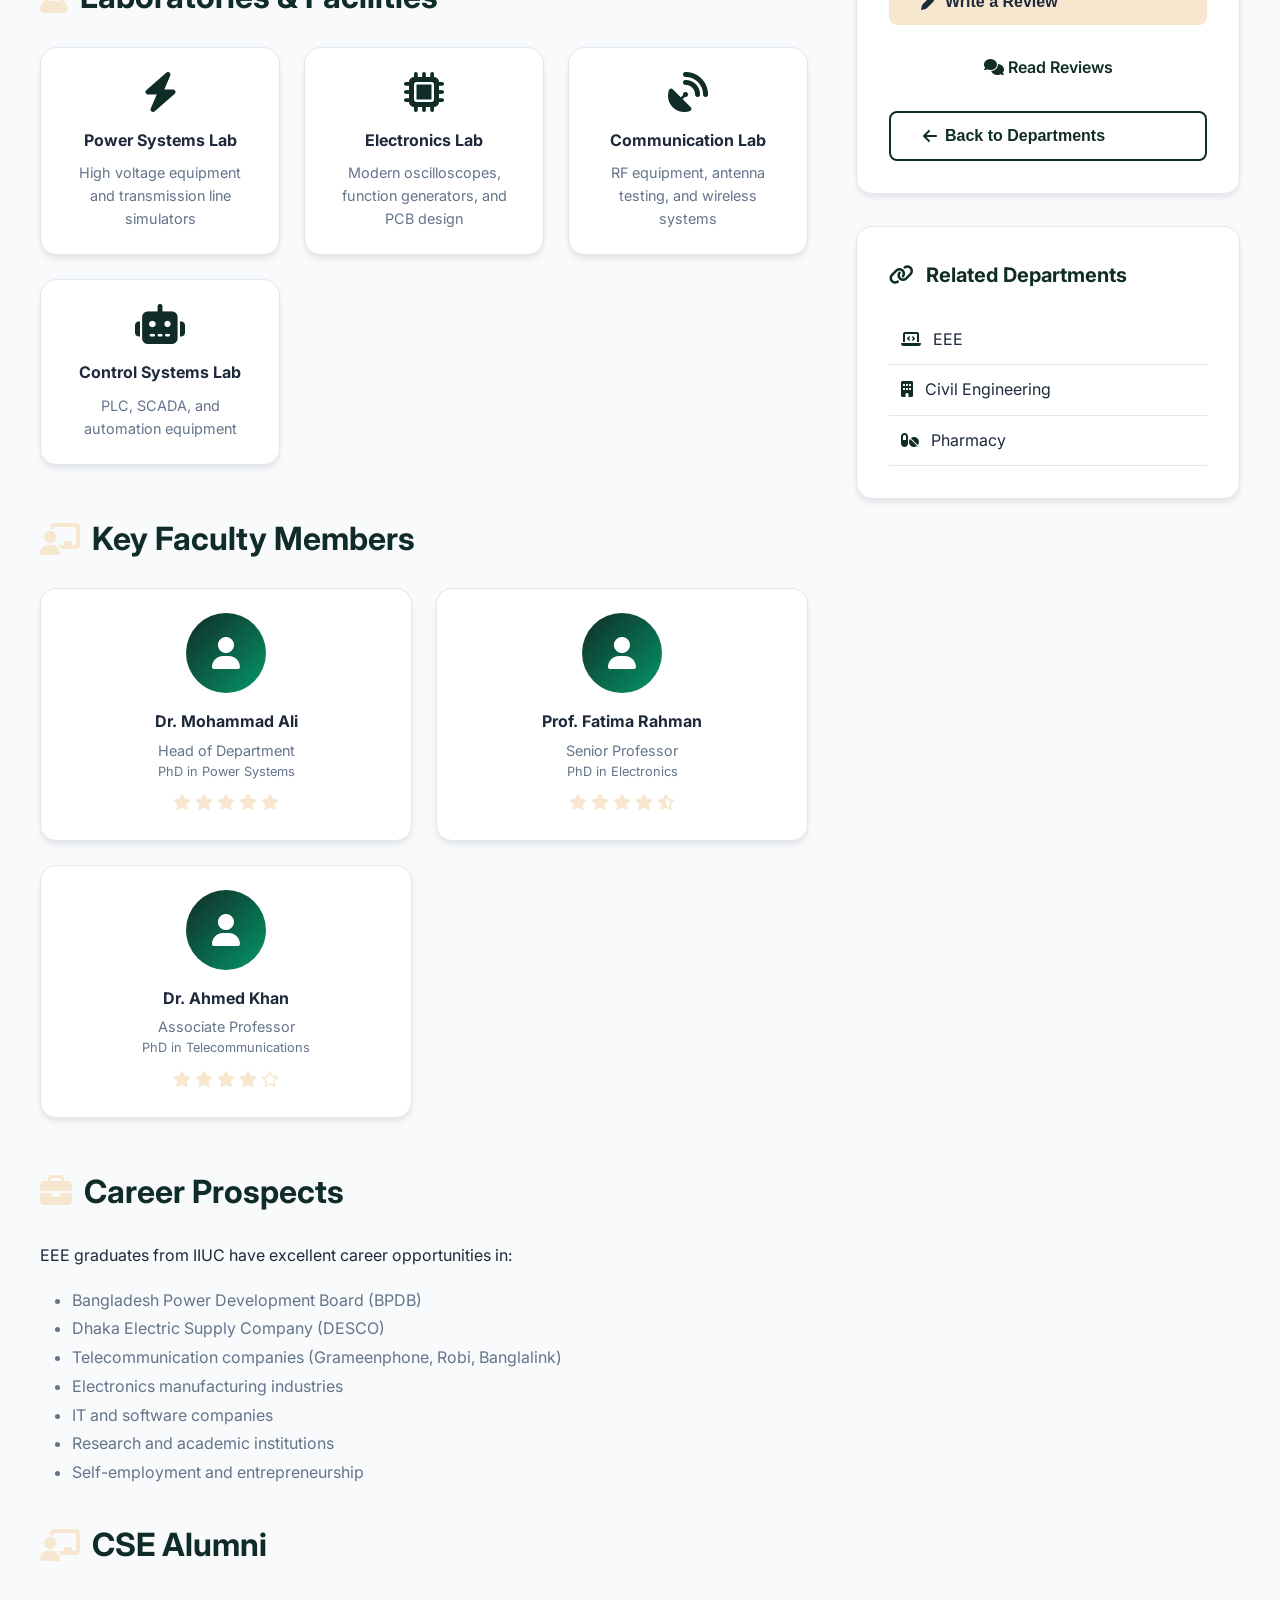
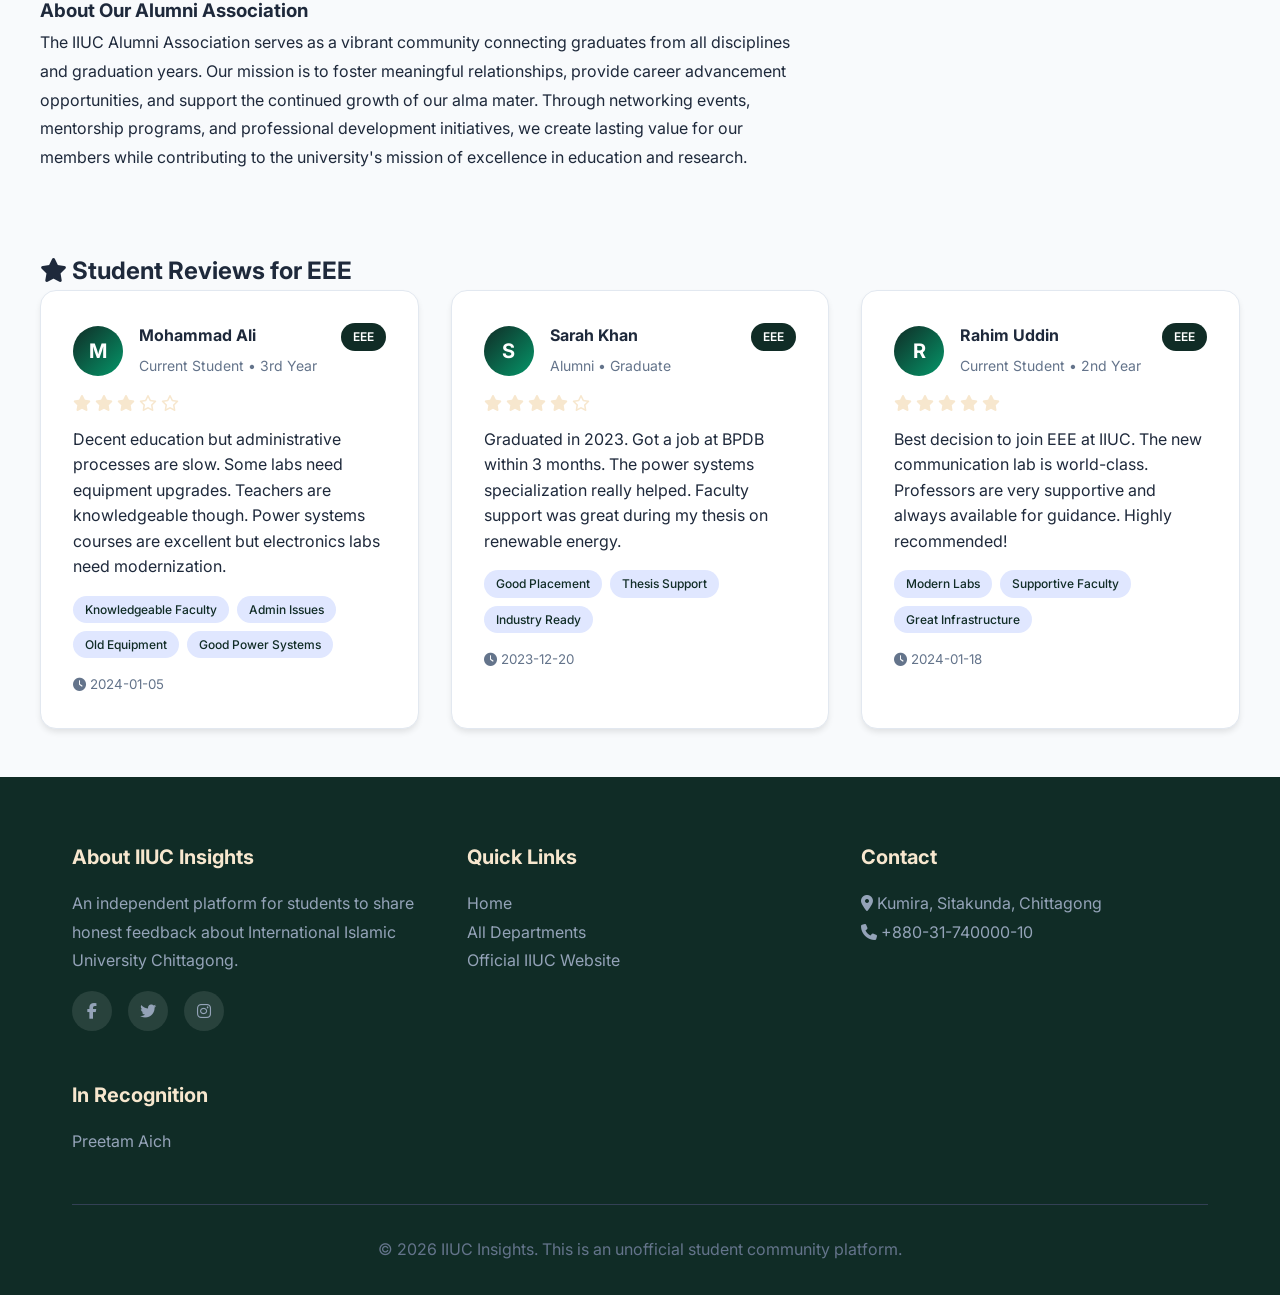
<file: cse.html>
<!DOCTYPE html>
<html lang="en">
<head>
    <meta charset="UTF-8">
    <meta name="viewport" content="width=device-width, initial-scale=1.0">
    <title>Computer Science & Engineering(CSE) - IIUC Insights</title>
    <link href="https://cdnjs.cloudflare.com/ajax/libs/font-awesome/6.4.0/css/all.min.css" rel="stylesheet">
    <link rel="stylesheet" href="styles.css">
</head>
<body>

    <!-- Navigation -->
    <nav>
        <div class="nav-container">
            <a href="index.html" class="logo">
                <i class="fas fa-university"></i>
                IIUC Insights
            </a>
            <ul class="nav-links">
                <li><a href="index.html#departments">Departments</a></li>
                <li><a href="index.html#reviews">Reviews</a></li>
                <li><a href="index.html#info">Fees & Info</a></li>
                <li><a href="#" onclick="openModal()">Submit Review</a></li>
            </ul>
            <div class="mobile-menu" onclick="toggleMobileMenu()">
                <i class="fas fa-bars"></i>
            </div>
        </div>
    </nav>

    <!-- Department Hero -->
    <section class="dept-hero" style="background-image: url('cse1.jpg'); 
                                   background-size: cover; 
                                   background-position: center;">
        <div class="dept-hero-content">
            <div class="breadcrumb">
                <a href="index.html">Home</a>
                <i class="fas fa-chevron-right" style="font-size: 0.7rem;"></i>
                <a href="index.html#departments">Departments</a>
                <i class="fas fa-chevron-right" style="font-size: 0.7rem;"></i>
                <span>EEE</span>
            </div>
            <h1><i class="fas fa-laptop-code" style="color: var(--accent);"></i> Computer Science & Engineering(CSE)</h1>
            <p>Comprehensive EEE education with hands-on laboratory experience, modern facilities, and industry-ready curriculum at IIUC.</p>
        </div>
    </section>

    <!-- Stats Bar -->
    <div class="dept-stats-bar">
        <div class="container">
            <div class="dept-stats-grid">
                <div class="dept-stat">
                    <span class="dept-stat-value">4.3</span>
                    <span class="dept-stat-label">Student Rating</span>
                </div>
                <div class="dept-stat">
                    <span class="dept-stat-value">96</span>
                    <span class="dept-stat-label">Reviews</span>
                </div>
                <div class="dept-stat">
                    <span class="dept-stat-value">1,200+</span>
                    <span class="dept-stat-label">Students</span>
                </div>
                <div class="dept-stat">
                    <span class="dept-stat-value">45+</span>
                    <span class="dept-stat-label">Faculty Members</span>
                </div>
                <div class="dept-stat">
                    <span class="dept-stat-value">৳1.15L</span>
                    <span class="dept-stat-label">Per Semester</span>
                </div>
            </div>
        </div>
    </div>

    <!-- Main Content -->
    <div class="container dept-content">
        <div class="dept-grid-2">
            <!-- Left Column -->
            <div class="dept-main">
                
                <!-- About Section -->
                <h2><i class="fas fa-info-circle"></i> About the Department</h2>
                <div class="about-text">
                    <p>The Department of Electrical and Electronic Engineering (EEE) at IIUC is one of the leading engineering departments in Chittagong. Established with the vision of producing competent engineers who can contribute to national development, the department offers comprehensive programs in electrical power, electronics, telecommunications, and control systems.</p>
                    
                    <p>Students receive hands-on training in well-equipped laboratories including Circuit Labs, Power Systems Lab, Electronics Lab, Communication Lab, and Microprocessor Lab. The curriculum is regularly updated to match industry standards and technological advancements.</p>
                </div>

                <div class="info-box">
                    <h4><i class="fas fa-lightbulb"></i> Key Highlights</h4>
                    <p>ABET-accredited curriculum, Industry partnerships with BPDB, DESCO, and telecom companies, Research opportunities in renewable energy and smart grid systems.</p>
                </div>

                <!-- Programs -->
                <h2><i class="fas fa-graduation-cap"></i> Programs Offered</h2>
                <ul class="programs-list">
                    <li>
                        <div>
                            <strong>BSc in Electrical & Electronic Engineering</strong>
                            <br><small>4 Years | 160 Credits</small>
                        </div>
                        <span>Undergraduate</span>
                    </li>
                    <li>
                        <div>
                            <strong>MSc in Electrical & Electronic Engineering</strong>
                            <br><small>2 Years | 36 Credits</small>
                        </div>
                        <span>Graduate</span>
                    </li>
                    <li>
                        <div>
                            <strong>Professional Diploma in Electrical Engineering</strong>
                            <br><small>1 Year | Certificate Course</small>
                        </div>
                        <span>Diploma</span>
                    </li>
                </ul>

                <!-- Facilities -->
                <h2><i class="fas fa-flask"></i> Laboratories & Facilities</h2>
                <div class="facilities-grid">
                    <div class="facility-item">
                        <i class="fas fa-bolt"></i>
                        <h4>Power Systems Lab</h4>
                        <p>High voltage equipment and transmission line simulators</p>
                    </div>
                    <div class="facility-item">
                        <i class="fas fa-microchip"></i>
                        <h4>Electronics Lab</h4>
                        <p>Modern oscilloscopes, function generators, and PCB design</p>
                    </div>
                    <div class="facility-item">
                        <i class="fas fa-satellite-dish"></i>
                        <h4>Communication Lab</h4>
                        <p>RF equipment, antenna testing, and wireless systems</p>
                    </div>
                    <div class="facility-item">
                        <i class="fas fa-robot"></i>
                        <h4>Control Systems Lab</h4>
                        <p>PLC, SCADA, and automation equipment</p>
                    </div>
                </div>

                <!-- Faculty -->
                <h2><i class="fas fa-chalkboard-teacher"></i> Key Faculty Members</h2>
                <div class="faculty-grid">
                    <div class="faculty-card">
                        <div class="faculty-avatar">
                            <i class="fas fa-user"></i>
                        </div>
                        <h4>Dr. Mohammad Ali</h4>
                        <p>Head of Department</p>
                        <p style="font-size: 0.8rem; color: var(--text-light);">PhD in Power Systems</p>
                        <div class="faculty-rating">
                            <i class="fas fa-star"></i>
                            <i class="fas fa-star"></i>
                            <i class="fas fa-star"></i>
                            <i class="fas fa-star"></i>
                            <i class="fas fa-star"></i>
                        </div>
                    </div>
                    <div class="faculty-card">
                        <div class="faculty-avatar">
                            <i class="fas fa-user"></i>
                        </div>
                        <h4>Prof. Fatima Rahman</h4>
                        <p>Senior Professor</p>
                        <p style="font-size: 0.8rem; color: var(--text-light);">PhD in Electronics</p>
                        <div class="faculty-rating">
                            <i class="fas fa-star"></i>
                            <i class="fas fa-star"></i>
                            <i class="fas fa-star"></i>
                            <i class="fas fa-star"></i>
                            <i class="fas fa-star-half-alt"></i>
                        </div>
                    </div>
                    <div class="faculty-card">
                        <div class="faculty-avatar">
                            <i class="fas fa-user"></i>
                        </div>
                        <h4>Dr. Ahmed Khan</h4>
                        <p>Associate Professor</p>
                        <p style="font-size: 0.8rem; color: var(--text-light);">PhD in Telecommunications</p>
                        <div class="faculty-rating">
                            <i class="fas fa-star"></i>
                            <i class="fas fa-star"></i>
                            <i class="fas fa-star"></i>
                            <i class="fas fa-star"></i>
                            <i class="far fa-star"></i>
                        </div>
                    </div>
                </div>

                <!-- Career Prospects -->
                <h2><i class="fas fa-briefcase"></i> Career Prospects</h2>
                <div class="about-text">
                    <p>EEE graduates from IIUC have excellent career opportunities in:</p>
                    <ul style="margin-left: 2rem; margin-top: 1rem; color: var(--text-light);">
                        <li>Bangladesh Power Development Board (BPDB)</li>
                        <li>Dhaka Electric Supply Company (DESCO)</li>
                        <li>Telecommunication companies (Grameenphone, Robi, Banglalink)</li>
                        <li>Electronics manufacturing industries</li>
                        <li>IT and software companies</li>
                        <li>Research and academic institutions</li>
                        <li>Self-employment and entrepreneurship</li>
                    </ul>
                </div>
                 <!-- CSE Alumni -->
                <h2><i class="fas fa-chalkboard-teacher"></i> CSE Alumni</h2>
                <div class="about-text">
                    <p><h3>About Our Alumni Association</h3></p>
                   <p>
The IIUC Alumni Association serves as a vibrant community connecting graduates from all disciplines and graduation years. Our mission is to foster meaningful relationships, provide career advancement opportunities, and support the continued growth of our alma mater.

Through networking events, mentorship programs, and professional development initiatives, we create lasting value for our members while contributing to the university's mission of excellence in education and research.
</p>
                </div>


            </div>

            <!-- Right Sidebar -->
            <div class="dept-sidebar">
                
                <!-- Fee Structure -->
                <div class="sidebar-card">
                    <h3><i class="fas fa-money-bill-wave"></i> Fee Structure</h3>
                    <div class="fee-item">
                        <span>Admission Fee</span>
                        <strong>৳15,000</strong>
                    </div>
                    <div class="fee-item">
                        <span>Tuition (per credit)</span>
                        <strong>৳2,500</strong>
                    </div>
                    <div class="fee-item">
                        <span>Semester Fee</span>
                        <strong>৳10,000</strong>
                    </div>
                    <div class="fee-item">
                        <span>Lab Fee</span>
                        <strong>৳8,000</strong>
                    </div>
                    <div class="fee-item total">
                        <span>Total per Semester</span>
                        <strong>৳1,15,000</strong>
                    </div>
                </div>

                <!-- Contact Info -->
                <div class="sidebar-card contact-dept">
                    <h3><i class="fas fa-address-card"></i> Contact Department</h3>
                    <p>
                        <i class="fas fa-envelope"></i>
                        eee@iiuc.ac.bd
                    </p>
                    <p>
                        <i class="fas fa-phone"></i>
                        +880-31-740000-15
                    </p>
                    <p>
                        <i class="fas fa-map-marker-alt"></i>
                        Academic Building 2, Room 301-320
                    </p>
                    <p>
                        <i class="fas fa-clock"></i>
                        Sun-Thu: 8:30 AM - 4:30 PM
                    </p>
                </div>

                <!-- Quick Actions -->
                <div class="sidebar-card">
                    <h3><i class="fas fa-rocket"></i> Quick Actions</h3>
                    <button class="btn btn-primary" style="width: 100%; margin-bottom: 1rem;" onclick="openModal()">
                        <i class="fas fa-pen"></i> Write a Review
                    </button>
                    <a href="index.html#reviews" class="btn btn-secondary" style="width: 100%; text-align: center; display: block; margin-bottom: 1rem;">
                        <i class="fas fa-comments"></i> Read Reviews
                    </a>
                    <button class="btn btn-back" style="width: 100%;" onclick="window.location.href='index.html#departments'">
                        <i class="fas fa-arrow-left"></i> Back to Departments
                    </button>
                </div>

                <!-- Related Departments -->
                <div class="sidebar-card">
                    <h3><i class="fas fa-link"></i> Related Departments</h3>
                    <a href="eee.html" style="display: block; padding: 0.75rem; color: var(--text); text-decoration: none; border-bottom: 1px solid var(--border);">
                        <i class="fas fa-laptop-code" style="color: var(--primary); margin-right: 0.5rem;"></i> EEE
                    </a>
                    <a href="civil.html" style="display: block; padding: 0.75rem; color: var(--text); text-decoration: none;border-bottom: 1px solid var(--border);">
                        <i class="fas fa-building" style="color: var(--primary); margin-right: 0.5rem;"></i> Civil Engineering
                    </a>
                    <a href="pharmacy.html" style="display: block; padding: 0.75rem; color: var(--text); text-decoration: none;border-bottom: 1px solid var(--border);">
                        <i class="fas fa-pills" style="color: var(--primary); margin-right: 0.5rem;"></i> Pharmacy
                    </a>
                </div>

            </div>
        </div>

        <!-- Reviews Section for EEE -->
        <h2 style="margin-top: 3rem;"><i class="fas fa-star"></i> Student Reviews for EEE</h2>
        <div class="review-grid" id="eeeReviews">
            <!-- EEE specific reviews will be populated here -->
        </div>
    </div>

    <!-- Footer -->
    <footer>
        <div class="container">
            <div class="footer-grid">
                <div class="footer-section">
                    <h3>About IIUC Insights</h3>
                    <p>An independent platform for students to share honest feedback about International Islamic University Chittagong.</p>
                    <div class="social-links">
                        <a href="#"><i class="fab fa-facebook-f"></i></a>
                        <a href="#"><i class="fab fa-twitter"></i></a>
                        <a href="#"><i class="fab fa-instagram"></i></a>
                    </div>
                </div>
                <div class="footer-section">
                    <h3>Quick Links</h3>
                    <p><a href="index.html">Home</a></p>
                    <p><a href="index.html#departments">All Departments</a></p>
                    <p><a href="https://www.iiuc.ac.bd" target="_blank">Official IIUC Website</a></p>
                </div>
                <div class="footer-section">
                    <h3>Contact</h3>
                    <p><i class="fas fa-map-marker-alt"></i> Kumira, Sitakunda, Chittagong</p>
                    <p><i class="fas fa-phone"></i> +880-31-740000-10</p>
                </div>
                <div class="footer-section">
                    <h3>In Recognition</h3>
                    <p><a href="https://www.facebook.com/preetam.aich">Preetam Aich</a></p>
                    <p style="display:none;"><a href="#">Fee Structure Details</a></p>
                    <p style="display:none;"><a href="#">Campus Map</a></p>
                    <p style="display:none;"><a href="#">FAQ</a></p>
                </div>
            </div>
            <div class="footer-bottom">
                <p>&copy; 2026 IIUC Insights. This is an unofficial student community platform.</p>
            </div>
        </div>
    </footer>

    <!-- Review Modal -->
    <div class="modal" id="reviewModal">
        <div class="modal-content">
            <div class="modal-header">
                <h2>Share Your EEE Experience</h2>
                <p>Your honest feedback helps future students make better decisions</p>
                <button class="close-btn" onclick="closeModal()">&times;</button>
            </div>
            <div class="modal-body">
                <form id="reviewForm" onsubmit="submitReview(event)">
                    <div class="form-group">
                        <label>Your Name</label>
                        <input type="text" id="reviewerName" required placeholder="Enter your name">
                    </div>
                    
                    <div class="form-group">
                        <label>Status</label>
                        <select id="reviewerStatus" required>
                            <option value="">Select Status</option>
                            <option value="Current Student">Current Student</option>
                            <option value="Alumni">Alumni</option>
                            <option value="Former Student">Former Student</option>
                        </select>
                    </div>

                    <div class="form-group">
                        <label>Year/Semester</label>
                        <input type="text" placeholder="e.g., 3rd Year, 2nd Semester">
                    </div>

                    <div class="form-group">
                        <label>Overall Rating</label>
                        <div class="star-rating" id="starRating">
                            <i class="fas fa-star" onclick="setRating(1)"></i>
                            <i class="fas fa-star" onclick="setRating(2)"></i>
                            <i class="fas fa-star" onclick="setRating(3)"></i>
                            <i class="fas fa-star" onclick="setRating(4)"></i>
                            <i class="fas fa-star" onclick="setRating(5)"></i>
                        </div>
                        <input type="hidden" id="ratingValue" required>
                    </div>

                    <div class="form-group">
                        <label>Your Review</label>
                        <textarea id="reviewText" required placeholder="Share your experience about labs, teachers, facilities, etc..."></textarea>
                    </div>

                    <div class="form-group">
                        <label>Pros (comma separated)</label>
                        <input type="text" id="pros" placeholder="e.g., Good lab equipment, Helpful teachers">
                    </div>

                    <div class="form-group">
                        <label>Cons (comma separated)</label>
                        <input type="text" id="cons" placeholder="e.g., Limited lab hours, Expensive equipment">
                    </div>

                    <button type="submit" class="submit-btn">
                        <i class="fas fa-paper-plane"></i>
                        Submit Review
                    </button>
                </form>
            </div>
        </div>
    </div>

    <!-- Toast -->
    <div class="toast" id="toast">
        <i class="fas fa-check-circle"></i>
        <span>Review submitted successfully!</span>
    </div>

    <script>
        // EEE Specific Reviews
        const eeeReviews = [
            {
                id: 1,
                name: "Mohammad Ali",
                status: "Current Student",
                rating: 3,
                text: "Decent education but administrative processes are slow. Some labs need equipment upgrades. Teachers are knowledgeable though. Power systems courses are excellent but electronics labs need modernization.",
                date: "2024-01-05",
                tags: ["Knowledgeable Faculty", "Admin Issues", "Old Equipment", "Good Power Systems"],
                year: "3rd Year"
            },
            {
                id: 2,
                name: "Sarah Khan",
                status: "Alumni",
                rating: 4,
                text: "Graduated in 2023. Got a job at BPDB within 3 months. The power systems specialization really helped. Faculty support was great during my thesis on renewable energy.",
                date: "2023-12-20",
                tags: ["Good Placement", "Thesis Support", "Industry Ready"],
                year: "Graduate"
            },
            {
                id: 3,
                name: "Rahim Uddin",
                status: "Current Student",
                rating: 5,
                text: "Best decision to join EEE at IIUC. The new communication lab is world-class. Professors are very supportive and always available for guidance. Highly recommended!",
                date: "2024-01-18",
                tags: ["Modern Labs", "Supportive Faculty", "Great Infrastructure"],
                year: "2nd Year"
            }
        ];

        let currentRating = 0;

        // Initialize
        document.addEventListener('DOMContentLoaded', function() {
            renderEEEReviews();
        });

        // Render EEE Reviews
        function renderEEEReviews() {
            const container = document.getElementById('eeeReviews');
            container.innerHTML = eeeReviews.map(r => createReviewCard(r)).join('');
        }

        function createReviewCard(review) {
            const stars = generateStars(review.rating);
            return `
                <div class="review-card">
                    <div class="review-header">
                        <div class="reviewer-info">
                            <div class="avatar">${review.name.charAt(0)}</div>
                            <div class="reviewer-details">
                                <h4>${review.name}</h4>
                                <span>${review.status} • ${review.year}</span>
                            </div>
                        </div>
                        <span class="review-badge">EEE</span>
                    </div>
                    <div class="review-rating">
                        ${stars}
                    </div>
                    <p class="review-content">${review.text}</p>
                    <div class="review-tags">
                        ${review.tags.map(tag => `<span class="tag">${tag}</span>`).join('')}
                    </div>
                    <small class="review-date">
                        <i class="fas fa-clock"></i> ${review.date}
                    </small>
                </div>
            `;
        }

        function generateStars(rating) {
            let stars = '';
            for (let i = 1; i <= 5; i++) {
                if (i <= rating) {
                    stars += '<i class="fas fa-star"></i>';
                } else if (i - 0.5 <= rating) {
                    stars += '<i class="fas fa-star-half-alt"></i>';
                } else {
                    stars += '<i class="far fa-star"></i>';
                }
            }
            return stars;
        }

        // Modal Functions
        function openModal() {
            document.getElementById('reviewModal').classList.add('active');
            document.body.style.overflow = 'hidden';
        }

        function closeModal() {
            document.getElementById('reviewModal').classList.remove('active');
            document.body.style.overflow = 'auto';
        }

        // Star Rating
        function setRating(rating) {
            currentRating = rating;
            document.getElementById('ratingValue').value = rating;
            const stars = document.querySelectorAll('#starRating i');
            stars.forEach((star, index) => {
                if (index < rating) {
                    star.classList.add('active');
                } else {
                    star.classList.remove('active');
                }
            });
        }

        // Submit Review
        function submitReview(e) {
            e.preventDefault();
            
            const newReview = {
                id: eeeReviews.length + 1,
                name: document.getElementById('reviewerName').value,
                status: document.getElementById('reviewerStatus').value,
                rating: parseInt(document.getElementById('ratingValue').value),
                text: document.getElementById('reviewText').value,
                date: new Date().toISOString().split('T')[0],
                tags: [...document.getElementById('pros').value.split(',').map(t => t.trim()).filter(t => t), 
                       ...document.getElementById('cons').value.split(',').map(t => t.trim()).filter(t => t)],
                year: "Just Now"
            };

            eeeReviews.unshift(newReview);
            renderEEEReviews();
            closeModal();
            showToast();
            document.getElementById('reviewForm').reset();
            setRating(0);
        }

        // Toast
        function showToast() {
            const toast = document.getElementById('toast');
            toast.classList.add('show');
            setTimeout(() => {
                toast.classList.remove('show');
            }, 3000);
        }

        // Close modal on outside click
        window.onclick = function(event) {
            const modal = document.getElementById('reviewModal');
            if (event.target === modal) {
                closeModal();
            }
        }

        // Mobile Menu Toggle
        function toggleMobileMenu() {
            const navLinks = document.querySelector('.nav-links');
            navLinks.style.display = navLinks.style.display === 'flex' ? 'none' : 'flex';
        }
    </script>
</body>
</html>
</file>
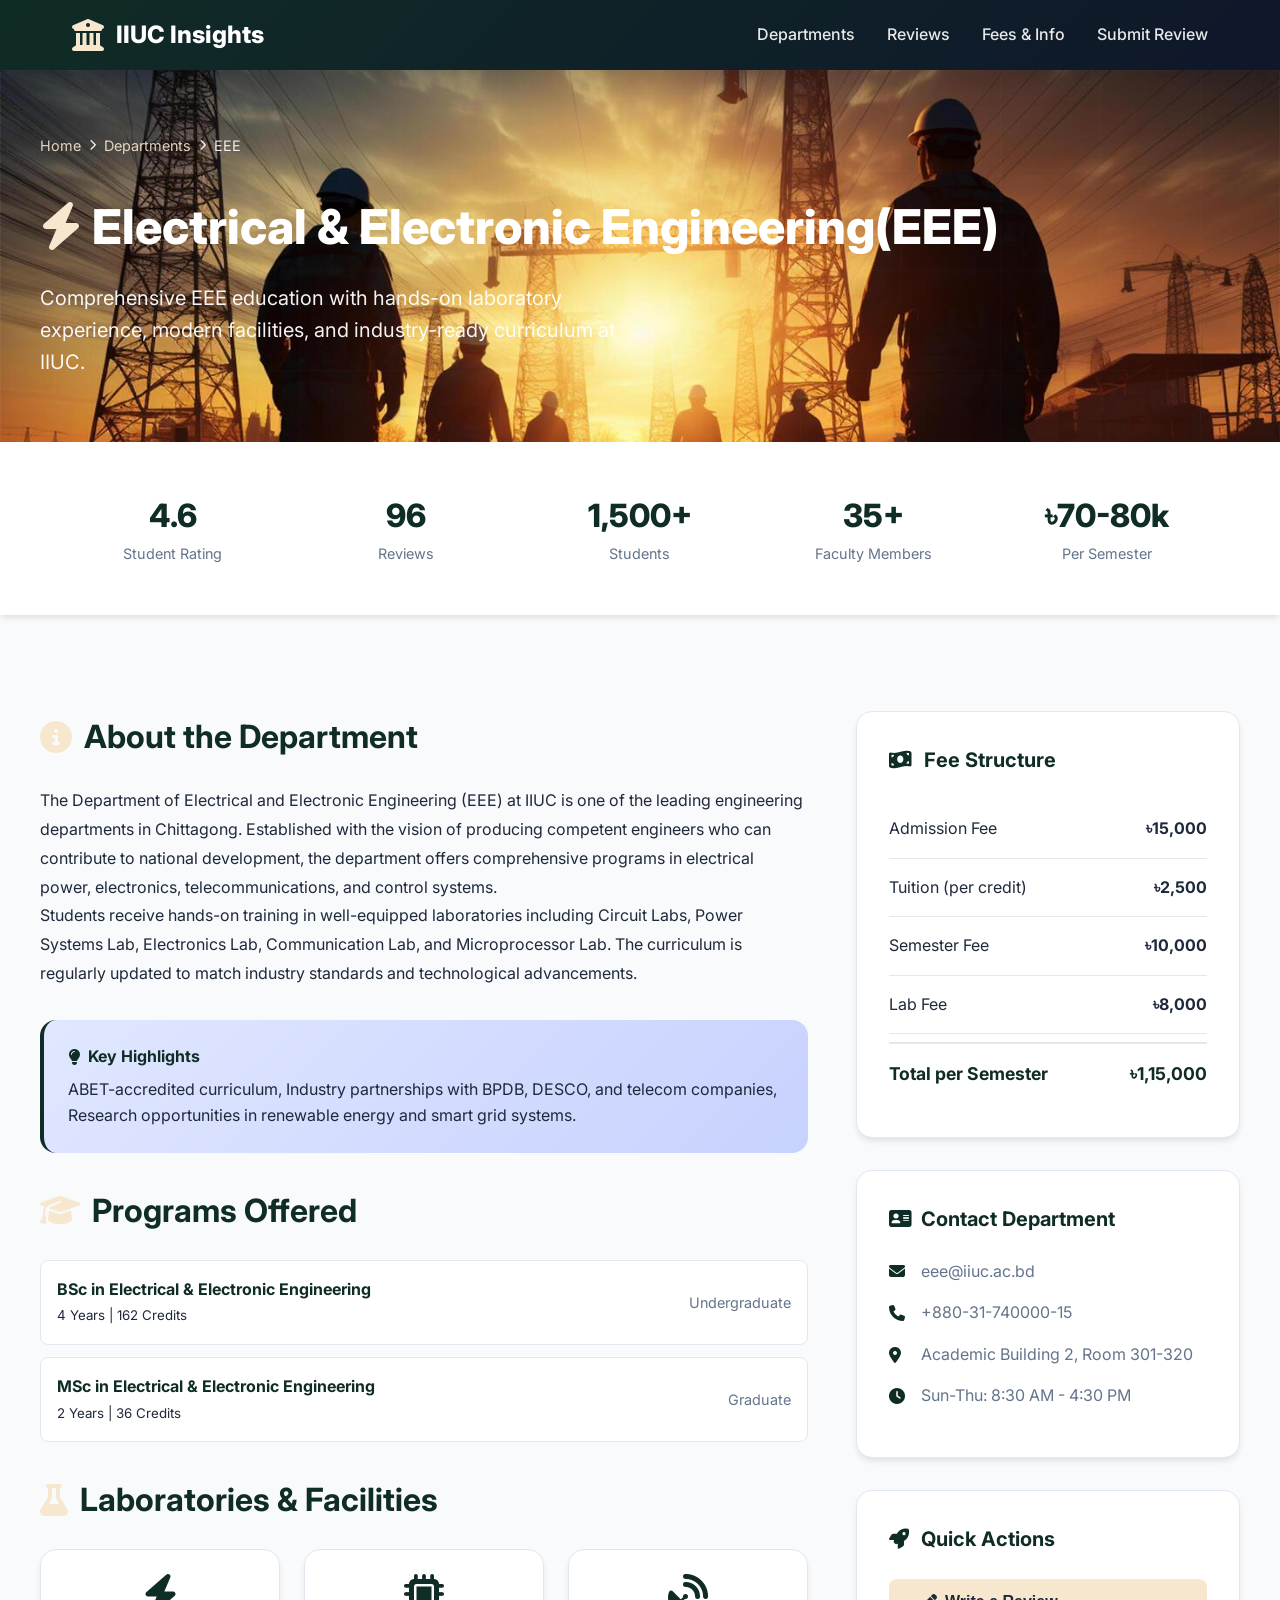
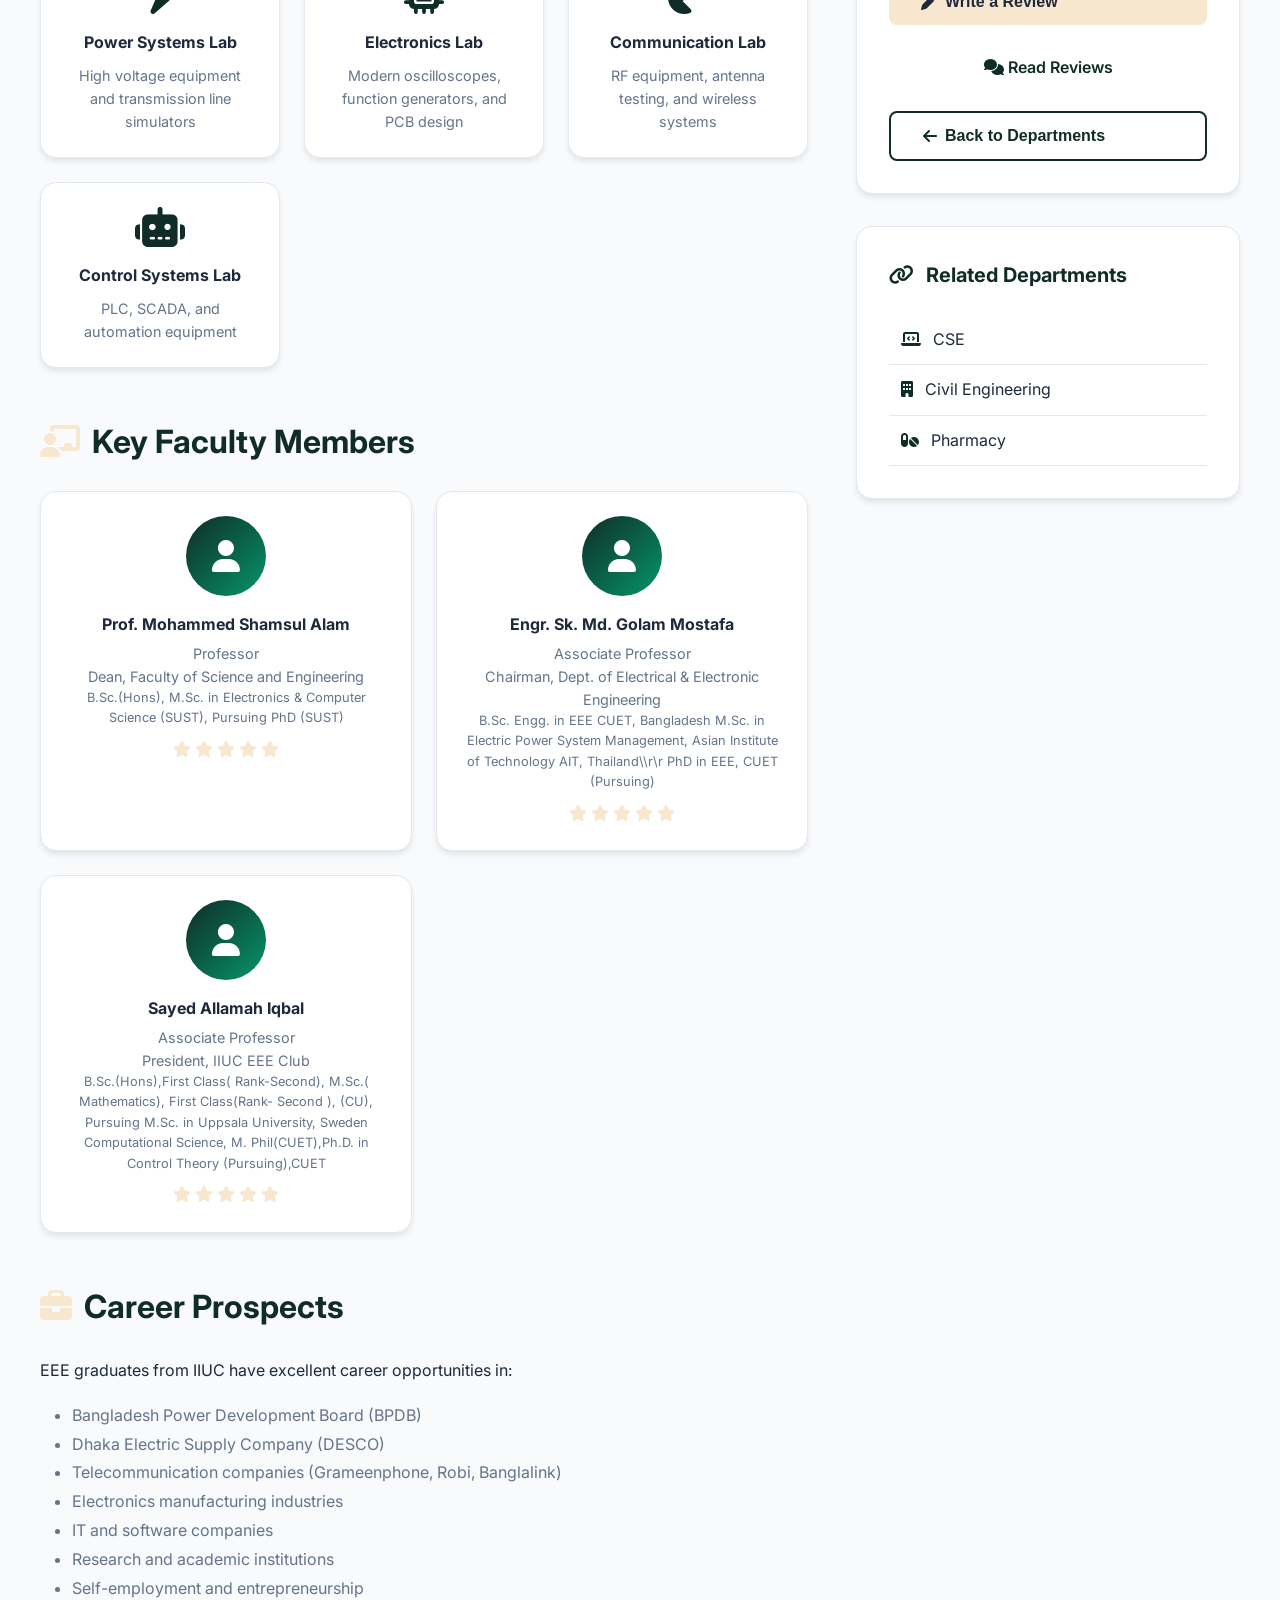
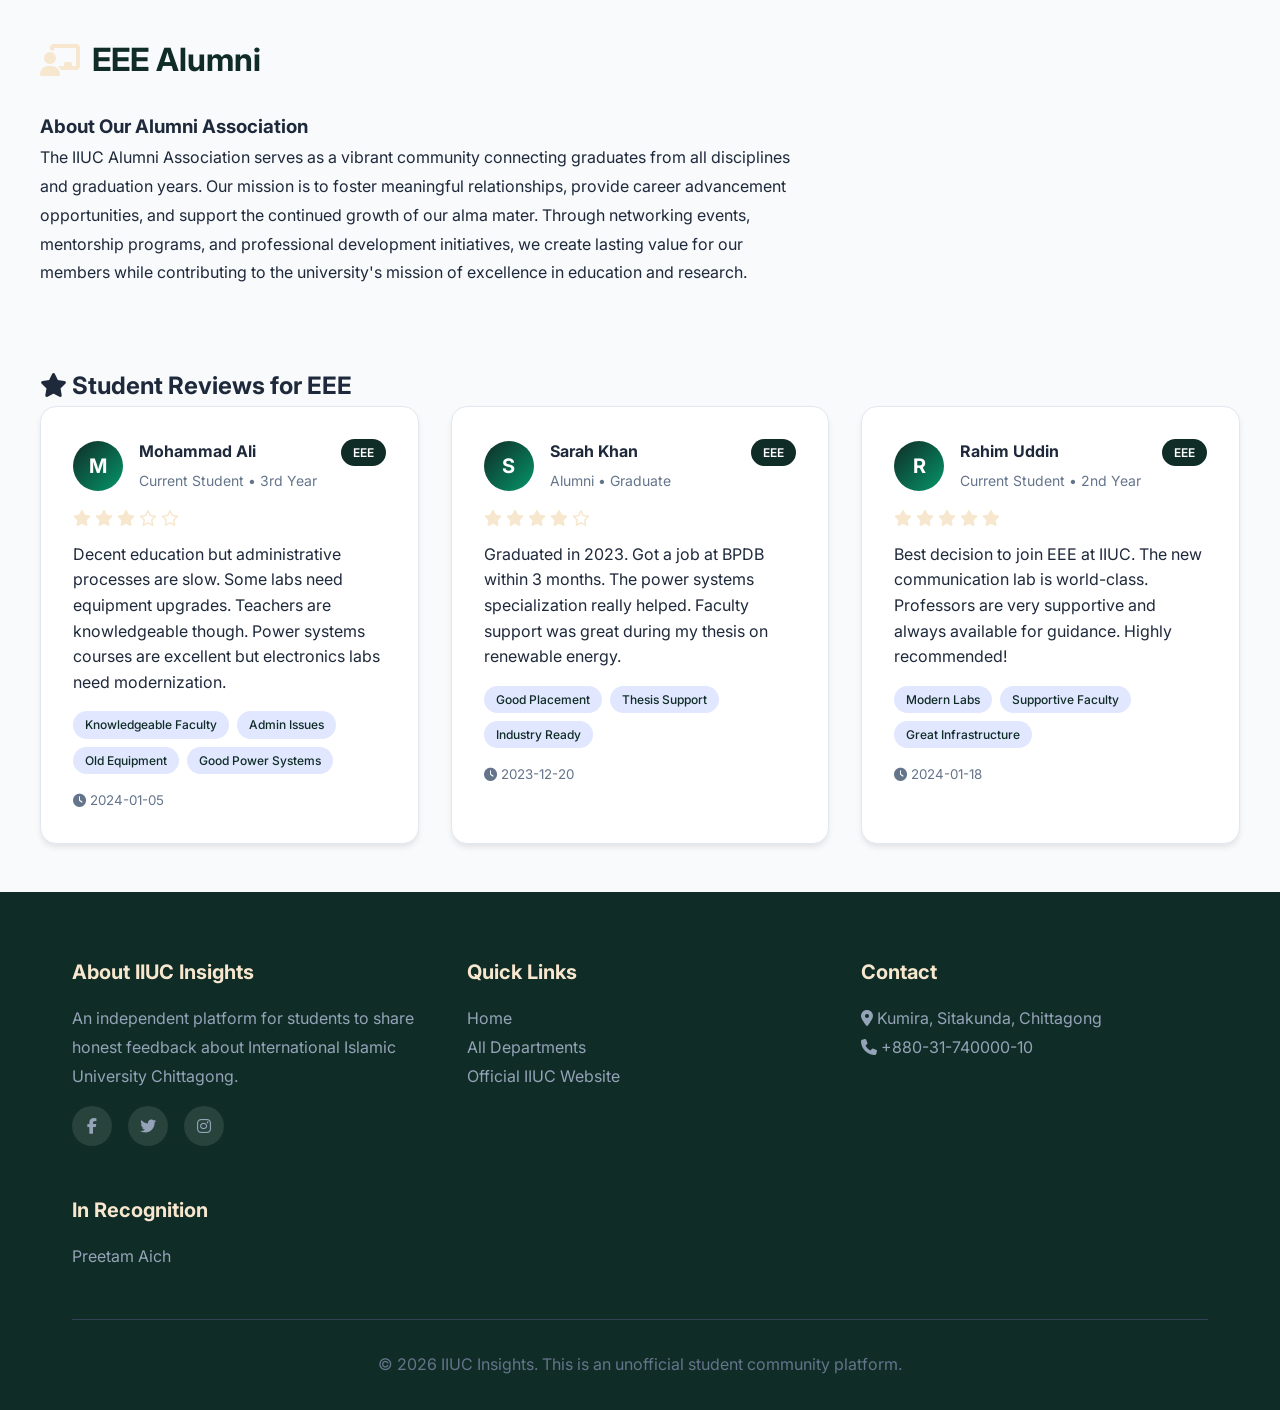
<file: eee.html>
<!DOCTYPE html>
<html lang="en">
<head>
    <meta charset="UTF-8">
    <meta name="viewport" content="width=device-width, initial-scale=1.0">
    <title>Electrical & Electronic Engineering (EEE) - IIUC Insights</title>
    <link href="https://cdnjs.cloudflare.com/ajax/libs/font-awesome/6.4.0/css/all.min.css" rel="stylesheet">
    <link rel="stylesheet" href="styles.css">
</head>
<body>

    <!-- Navigation -->
    <nav>
        <div class="nav-container">
            <a href="index.html" class="logo">
                <i class="fas fa-university"></i>
                IIUC Insights
            </a>
            <ul class="nav-links">
                <li><a href="index.html#departments">Departments</a></li>
                <li><a href="index.html#reviews">Reviews</a></li>
                <li><a href="index.html#info">Fees & Info</a></li>
                <li><a href="#" onclick="openModal()">Submit Review</a></li>
            </ul>
            <div class="mobile-menu" onclick="toggleMobileMenu()">
                <i class="fas fa-bars"></i>
            </div>
        </div>
    </nav>

    <!-- Department Hero -->
    <section class="dept-hero" style="background-image: url('eee1.jpg'); 
                                   background-size: cover; 
                                   background-position: center;">
        <div class="dept-hero-content">
            <div class="breadcrumb">
                <a href="index.html">Home</a>
                <i class="fas fa-chevron-right" style="font-size: 0.7rem;"></i>
                <a href="index.html#departments">Departments</a>
                <i class="fas fa-chevron-right" style="font-size: 0.7rem;"></i>
                <span>EEE</span>
            </div>
            <h1><i class="fas fa-bolt" style="color: var(--accent);"></i> Electrical & Electronic Engineering(EEE)</h1>
            <p>Comprehensive EEE education with hands-on laboratory experience, modern facilities, and industry-ready curriculum at IIUC.</p>
        </div>
    </section>

    <!-- Stats Bar -->
    <div class="dept-stats-bar">
        <div class="container">
            <div class="dept-stats-grid">
                <div class="dept-stat">
                    <span class="dept-stat-value">4.6</span>
                    <span class="dept-stat-label">Student Rating</span>
                </div>
                <div class="dept-stat">
                    <span class="dept-stat-value">96</span>
                    <span class="dept-stat-label">Reviews</span>
                </div>
                <div class="dept-stat">
                    <span class="dept-stat-value">1,500+</span>
                    <span class="dept-stat-label">Students</span>
                </div>
                <div class="dept-stat">
                    <span class="dept-stat-value">35+</span>
                    <span class="dept-stat-label">Faculty Members</span>
                </div>
                <div class="dept-stat">
                    <span class="dept-stat-value">৳70-80k</span>
                    <span class="dept-stat-label">Per Semester</span>
                </div>
            </div>
        </div>
    </div>

    <!-- Main Content -->
    <div class="container dept-content">
        <div class="dept-grid-2">
            <!-- Left Column -->
            <div class="dept-main">
                
                <!-- About Section -->
                <h2><i class="fas fa-info-circle"></i> About the Department</h2>
                <div class="about-text">
                    <p>The Department of Electrical and Electronic Engineering (EEE) at IIUC is one of the leading engineering departments in Chittagong. Established with the vision of producing competent engineers who can contribute to national development, the department offers comprehensive programs in electrical power, electronics, telecommunications, and control systems.</p>
                    
                    <p>Students receive hands-on training in well-equipped laboratories including Circuit Labs, Power Systems Lab, Electronics Lab, Communication Lab, and Microprocessor Lab. The curriculum is regularly updated to match industry standards and technological advancements.</p>
                </div>

                <div class="info-box">
                    <h4><i class="fas fa-lightbulb"></i> Key Highlights</h4>
                    <p>ABET-accredited curriculum, Industry partnerships with BPDB, DESCO, and telecom companies, Research opportunities in renewable energy and smart grid systems.</p>
                </div>

                <!-- Programs -->
                <h2><i class="fas fa-graduation-cap"></i> Programs Offered</h2>
                <ul class="programs-list">
                    <li>
                        <div>
                            <strong>BSc in Electrical & Electronic Engineering</strong>
                            <br><small>4 Years | 162 Credits</small>
                        </div>
                        <span>Undergraduate</span>
                    </li>
                    <li>
                        <div>
                            <strong>MSc in Electrical & Electronic Engineering</strong>
                            <br><small>2 Years | 36 Credits</small>
                        </div>
                        <span>Graduate</span>
                    </li>
                </ul>

                <!-- Facilities -->
                <h2><i class="fas fa-flask"></i> Laboratories & Facilities</h2>
                <div class="facilities-grid">
                    <div class="facility-item">
                        <i class="fas fa-bolt"></i>
                        <h4>Power Systems Lab</h4>
                        <p>High voltage equipment and transmission line simulators</p>
                    </div>
                    <div class="facility-item">
                        <i class="fas fa-microchip"></i>
                        <h4>Electronics Lab</h4>
                        <p>Modern oscilloscopes, function generators, and PCB design</p>
                    </div>
                    <div class="facility-item">
                        <i class="fas fa-satellite-dish"></i>
                        <h4>Communication Lab</h4>
                        <p>RF equipment, antenna testing, and wireless systems</p>
                    </div>
                    <div class="facility-item">
                        <i class="fas fa-robot"></i>
                        <h4>Control Systems Lab</h4>
                        <p>PLC, SCADA, and automation equipment</p>
                    </div>
                </div>

                <!-- Faculty -->
                <h2><i class="fas fa-chalkboard-teacher"></i> Key Faculty Members</h2>
                <div class="faculty-grid">
                    <div class="faculty-card">
                        <div class="faculty-avatar">
                            <i class="fas fa-user"></i>
                        </div>
                        <h4>Prof. Mohammed Shamsul Alam</h4>
                        <p>Professor</p>
                        <p>Dean, Faculty of Science and Engineering</p>
                        <p style="font-size: 0.8rem; color: var(--text-light);">B.Sc.(Hons), M.Sc. in Electronics &amp; Computer Science (SUST), Pursuing PhD (SUST)</p>
                        <div class="faculty-rating">
                            <i class="fas fa-star"></i>
                            <i class="fas fa-star"></i>
                            <i class="fas fa-star"></i>
                            <i class="fas fa-star"></i>
                            <i class="fas fa-star"></i>
                        </div>
                    </div>
                    <div class="faculty-card">
                        <div class="faculty-avatar">
                            <i class="fas fa-user"></i>
                        </div>
                        <h4>Engr. Sk. Md. Golam Mostafa</h4>
                        <p>Associate Professor</p>
                        <p>Chairman, Dept. of Electrical & Electronic Engineering</p>
                        <p style="font-size: 0.8rem; color: var(--text-light);">B.Sc. Engg. in EEE CUET, Bangladesh M.Sc. in Electric Power System Management, Asian Institute of Technology AIT, Thailand\\r\r PhD in EEE, CUET (Pursuing)</p>
                        <div class="faculty-rating">
                            <i class="fas fa-star"></i>
                            <i class="fas fa-star"></i>
                            <i class="fas fa-star"></i>
                            <i class="fas fa-star"></i>
                            <i class="fas fa-star"></i>
                        </div>
                    </div>
                    <div class="faculty-card">
                        <div class="faculty-avatar">
                            <i class="fas fa-user"></i>
                        </div>
                        <h4>Sayed Allamah Iqbal</h4>
                        <p>Associate Professor</p>
                        <p>President, IIUC EEE Club </p>
                        <p style="font-size: 0.8rem; color: var(--text-light);">B.Sc.(Hons),First Class( Rank-Second), M.Sc.( Mathematics), First Class(Rank- Second ), (CU), Pursuing M.Sc. in Uppsala University, Sweden Computational Science, M. Phil(CUET),Ph.D. in Control Theory (Pursuing),CUET</p>
                        <div class="faculty-rating">
                            <i class="fas fa-star"></i>
                            <i class="fas fa-star"></i>
                            <i class="fas fa-star"></i>
                            <i class="fas fa-star"></i>
                            <i class="fas fa-star"></i>
                        </div>
                    </div>
                </div>

                <!-- Career Prospects -->
                <h2><i class="fas fa-briefcase"></i> Career Prospects</h2>
                <div class="about-text">
                    <p>EEE graduates from IIUC have excellent career opportunities in:</p>
                    <ul style="margin-left: 2rem; margin-top: 1rem; color: var(--text-light);">
                        <li>Bangladesh Power Development Board (BPDB)</li>
                        <li>Dhaka Electric Supply Company (DESCO)</li>
                        <li>Telecommunication companies (Grameenphone, Robi, Banglalink)</li>
                        <li>Electronics manufacturing industries</li>
                        <li>IT and software companies</li>
                        <li>Research and academic institutions</li>
                        <li>Self-employment and entrepreneurship</li>
                    </ul>
                </div>
                <!-- EEE Alumni -->
                <h2><i class="fas fa-chalkboard-teacher"></i> EEE Alumni</h2>
                <div class="about-text">
                    <p><h3>About Our Alumni Association</h3></p>
                   <p>
The IIUC Alumni Association serves as a vibrant community connecting graduates from all disciplines and graduation years. Our mission is to foster meaningful relationships, provide career advancement opportunities, and support the continued growth of our alma mater.

Through networking events, mentorship programs, and professional development initiatives, we create lasting value for our members while contributing to the university's mission of excellence in education and research.
</p>
                </div>

            </div>

            <!-- Right Sidebar -->
            <div class="dept-sidebar">
                
                <!-- Fee Structure -->
                <div class="sidebar-card">
                    <h3><i class="fas fa-money-bill-wave"></i> Fee Structure</h3>
                    <div class="fee-item">
                        <span>Admission Fee</span>
                        <strong>৳15,000</strong>
                    </div>
                    <div class="fee-item">
                        <span>Tuition (per credit)</span>
                        <strong>৳2,500</strong>
                    </div>
                    <div class="fee-item">
                        <span>Semester Fee</span>
                        <strong>৳10,000</strong>
                    </div>
                    <div class="fee-item">
                        <span>Lab Fee</span>
                        <strong>৳8,000</strong>
                    </div>
                    <div class="fee-item total">
                        <span>Total per Semester</span>
                        <strong>৳1,15,000</strong>
                    </div>
                </div>

                <!-- Contact Info -->
                <div class="sidebar-card contact-dept">
                    <h3><i class="fas fa-address-card"></i> Contact Department</h3>
                    <p>
                        <i class="fas fa-envelope"></i>
                        eee@iiuc.ac.bd
                    </p>
                    <p>
                        <i class="fas fa-phone"></i>
                        +880-31-740000-15
                    </p>
                    <p>
                        <i class="fas fa-map-marker-alt"></i>
                        Academic Building 2, Room 301-320
                    </p>
                    <p>
                        <i class="fas fa-clock"></i>
                        Sun-Thu: 8:30 AM - 4:30 PM
                    </p>
                </div>

                <!-- Quick Actions -->
                <div class="sidebar-card">
                    <h3><i class="fas fa-rocket"></i> Quick Actions</h3>
                    <button class="btn btn-primary" style="width: 100%; margin-bottom: 1rem;" onclick="openModal()">
                        <i class="fas fa-pen"></i> Write a Review
                    </button>
                    <a href="index.html#reviews" class="btn btn-secondary" style="width: 100%; text-align: center; display: block; margin-bottom: 1rem;">
                        <i class="fas fa-comments"></i> Read Reviews
                    </a>
                    <button class="btn btn-back" style="width: 100%;" onclick="window.location.href='index.html#departments'">
                        <i class="fas fa-arrow-left"></i> Back to Departments
                    </button>
                </div>

                <!-- Related Departments -->
                <div class="sidebar-card">
                    <h3><i class="fas fa-link"></i> Related Departments</h3>
                    <a href="cse.html" style="display: block; padding: 0.75rem; color: var(--text); text-decoration: none; border-bottom: 1px solid var(--border);">
                        <i class="fas fa-laptop-code" style="color: var(--primary); margin-right: 0.5rem;"></i> CSE
                    </a>
                   <a href="civil.html" style="display: block; padding: 0.75rem; color: var(--text); text-decoration: none;border-bottom: 1px solid var(--border);">
                        <i class="fas fa-building" style="color: var(--primary); margin-right: 0.5rem;"></i> Civil Engineering
                    </a>
                    <a href="pharmacy.html" style="display: block; padding: 0.75rem; color: var(--text); text-decoration: none;border-bottom: 1px solid var(--border);">
                        <i class="fas fa-pills" style="color: var(--primary); margin-right: 0.5rem;"></i> Pharmacy
                    </a>
                </div>

            </div>
        </div>

        <!-- Reviews Section for EEE -->
        <h2 style="margin-top: 3rem;"><i class="fas fa-star"></i> Student Reviews for EEE</h2>
        <div class="review-grid" id="eeeReviews">
            <!-- EEE specific reviews will be populated here -->
        </div>
    </div>

    <!-- Footer -->
    <footer>
        <div class="container">
            <div class="footer-grid">
                <div class="footer-section">
                    <h3>About IIUC Insights</h3>
                    <p>An independent platform for students to share honest feedback about International Islamic University Chittagong.</p>
                    <div class="social-links">
                        <a href="#"><i class="fab fa-facebook-f"></i></a>
                        <a href="#"><i class="fab fa-twitter"></i></a>
                        <a href="#"><i class="fab fa-instagram"></i></a>
                    </div>
                </div>
                <div class="footer-section">
                    <h3>Quick Links</h3>
                    <p><a href="index.html">Home</a></p>
                    <p><a href="index.html#departments">All Departments</a></p>
                    <p><a href="https://www.iiuc.ac.bd" target="_blank">Official IIUC Website</a></p>
                </div>
                <div class="footer-section">
                    <h3>Contact</h3>
                    <p><i class="fas fa-map-marker-alt"></i> Kumira, Sitakunda, Chittagong</p>
                    <p><i class="fas fa-phone"></i> +880-31-740000-10</p>
                </div>
                <div class="footer-section">
                    <h3>In Recognition</h3>
                    <p><a href="https://www.facebook.com/preetam.aich">Preetam Aich</a></p>
                    <p style="display:none;"><a href="#">Fee Structure Details</a></p>
                    <p style="display:none;"><a href="#">Campus Map</a></p>
                    <p style="display:none;"><a href="#">FAQ</a></p>
                </div>
            </div>
            <div class="footer-bottom">
                <p>&copy; 2026 IIUC Insights. This is an unofficial student community platform.</p>
            </div>
        </div>
    </footer>

    <!-- Review Modal -->
    <div class="modal" id="reviewModal">
        <div class="modal-content">
            <div class="modal-header">
                <h2>Share Your EEE Experience</h2>
                <p>Your honest feedback helps future students make better decisions</p>
                <button class="close-btn" onclick="closeModal()">&times;</button>
            </div>
            <div class="modal-body">
                <form id="reviewForm" onsubmit="submitReview(event)">
                    <div class="form-group">
                        <label>Your Name</label>
                        <input type="text" id="reviewerName" required placeholder="Enter your name">
                    </div>
                    
                    <div class="form-group">
                        <label>Status</label>
                        <select id="reviewerStatus" required>
                            <option value="">Select Status</option>
                            <option value="Current Student">Current Student</option>
                            <option value="Alumni">Alumni</option>
                            <option value="Former Student">Former Student</option>
                        </select>
                    </div>

                    <div class="form-group">
                        <label>Year/Semester</label>
                        <input type="text" placeholder="e.g., 3rd Year, 2nd Semester">
                    </div>

                    <div class="form-group">
                        <label>Overall Rating</label>
                        <div class="star-rating" id="starRating">
                            <i class="fas fa-star" onclick="setRating(1)"></i>
                            <i class="fas fa-star" onclick="setRating(2)"></i>
                            <i class="fas fa-star" onclick="setRating(3)"></i>
                            <i class="fas fa-star" onclick="setRating(4)"></i>
                            <i class="fas fa-star" onclick="setRating(5)"></i>
                        </div>
                        <input type="hidden" id="ratingValue" required>
                    </div>

                    <div class="form-group">
                        <label>Your Review</label>
                        <textarea id="reviewText" required placeholder="Share your experience about labs, teachers, facilities, etc..."></textarea>
                    </div>

                    <div class="form-group">
                        <label>Pros (comma separated)</label>
                        <input type="text" id="pros" placeholder="e.g., Good lab equipment, Helpful teachers">
                    </div>

                    <div class="form-group">
                        <label>Cons (comma separated)</label>
                        <input type="text" id="cons" placeholder="e.g., Limited lab hours, Expensive equipment">
                    </div>

                    <button type="submit" class="submit-btn">
                        <i class="fas fa-paper-plane"></i>
                        Submit Review
                    </button>
                </form>
            </div>
        </div>
    </div>

    <!-- Toast -->
    <div class="toast" id="toast">
        <i class="fas fa-check-circle"></i>
        <span>Review submitted successfully!</span>
    </div>

    <script>
        // EEE Specific Reviews
        const eeeReviews = [
            {
                id: 1,
                name: "Mohammad Ali",
                status: "Current Student",
                rating: 3,
                text: "Decent education but administrative processes are slow. Some labs need equipment upgrades. Teachers are knowledgeable though. Power systems courses are excellent but electronics labs need modernization.",
                date: "2024-01-05",
                tags: ["Knowledgeable Faculty", "Admin Issues", "Old Equipment", "Good Power Systems"],
                year: "3rd Year"
            },
            {
                id: 2,
                name: "Sarah Khan",
                status: "Alumni",
                rating: 4,
                text: "Graduated in 2023. Got a job at BPDB within 3 months. The power systems specialization really helped. Faculty support was great during my thesis on renewable energy.",
                date: "2023-12-20",
                tags: ["Good Placement", "Thesis Support", "Industry Ready"],
                year: "Graduate"
            },
            {
                id: 3,
                name: "Rahim Uddin",
                status: "Current Student",
                rating: 5,
                text: "Best decision to join EEE at IIUC. The new communication lab is world-class. Professors are very supportive and always available for guidance. Highly recommended!",
                date: "2024-01-18",
                tags: ["Modern Labs", "Supportive Faculty", "Great Infrastructure"],
                year: "2nd Year"
            }
        ];

        let currentRating = 0;

        // Initialize
        document.addEventListener('DOMContentLoaded', function() {
            renderEEEReviews();
        });

        // Render EEE Reviews
        function renderEEEReviews() {
            const container = document.getElementById('eeeReviews');
            container.innerHTML = eeeReviews.map(r => createReviewCard(r)).join('');
        }

        function createReviewCard(review) {
            const stars = generateStars(review.rating);
            return `
                <div class="review-card">
                    <div class="review-header">
                        <div class="reviewer-info">
                            <div class="avatar">${review.name.charAt(0)}</div>
                            <div class="reviewer-details">
                                <h4>${review.name}</h4>
                                <span>${review.status} • ${review.year}</span>
                            </div>
                        </div>
                        <span class="review-badge">EEE</span>
                    </div>
                    <div class="review-rating">
                        ${stars}
                    </div>
                    <p class="review-content">${review.text}</p>
                    <div class="review-tags">
                        ${review.tags.map(tag => `<span class="tag">${tag}</span>`).join('')}
                    </div>
                    <small class="review-date">
                        <i class="fas fa-clock"></i> ${review.date}
                    </small>
                </div>
            `;
        }

        function generateStars(rating) {
            let stars = '';
            for (let i = 1; i <= 5; i++) {
                if (i <= rating) {
                    stars += '<i class="fas fa-star"></i>';
                } else if (i - 0.5 <= rating) {
                    stars += '<i class="fas fa-star-half-alt"></i>';
                } else {
                    stars += '<i class="far fa-star"></i>';
                }
            }
            return stars;
        }

        // Modal Functions
        function openModal() {
            document.getElementById('reviewModal').classList.add('active');
            document.body.style.overflow = 'hidden';
        }

        function closeModal() {
            document.getElementById('reviewModal').classList.remove('active');
            document.body.style.overflow = 'auto';
        }

        // Star Rating
        function setRating(rating) {
            currentRating = rating;
            document.getElementById('ratingValue').value = rating;
            const stars = document.querySelectorAll('#starRating i');
            stars.forEach((star, index) => {
                if (index < rating) {
                    star.classList.add('active');
                } else {
                    star.classList.remove('active');
                }
            });
        }

        // Submit Review
        function submitReview(e) {
            e.preventDefault();
            
            const newReview = {
                id: eeeReviews.length + 1,
                name: document.getElementById('reviewerName').value,
                status: document.getElementById('reviewerStatus').value,
                rating: parseInt(document.getElementById('ratingValue').value),
                text: document.getElementById('reviewText').value,
                date: new Date().toISOString().split('T')[0],
                tags: [...document.getElementById('pros').value.split(',').map(t => t.trim()).filter(t => t), 
                       ...document.getElementById('cons').value.split(',').map(t => t.trim()).filter(t => t)],
                year: "Just Now"
            };

            eeeReviews.unshift(newReview);
            renderEEEReviews();
            closeModal();
            showToast();
            document.getElementById('reviewForm').reset();
            setRating(0);
        }

        // Toast
        function showToast() {
            const toast = document.getElementById('toast');
            toast.classList.add('show');
            setTimeout(() => {
                toast.classList.remove('show');
            }, 3000);
        }

        // Close modal on outside click
        window.onclick = function(event) {
            const modal = document.getElementById('reviewModal');
            if (event.target === modal) {
                closeModal();
            }
        }

        // Mobile Menu Toggle
        function toggleMobileMenu() {
            const navLinks = document.querySelector('.nav-links');
            navLinks.style.display = navLinks.style.display === 'flex' ? 'none' : 'flex';
        }
    </script>
</body>
</html>
</file>
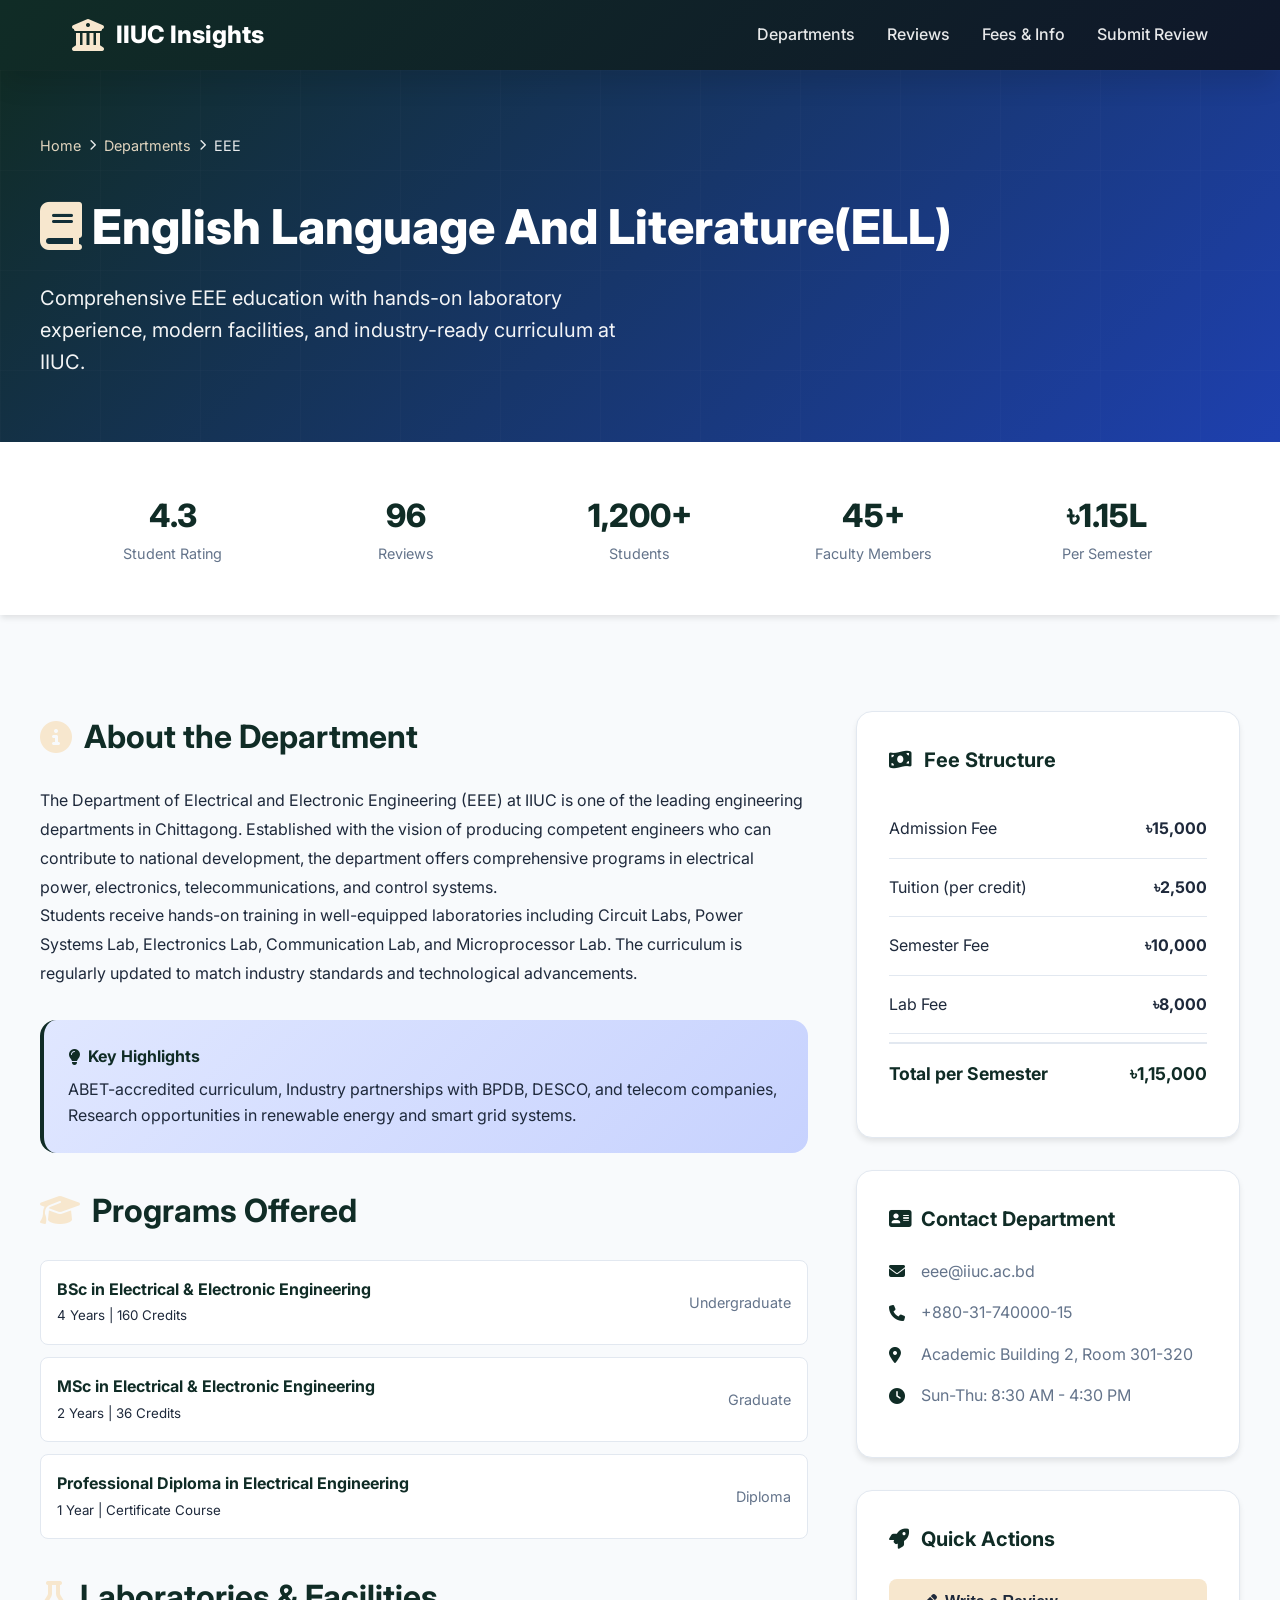
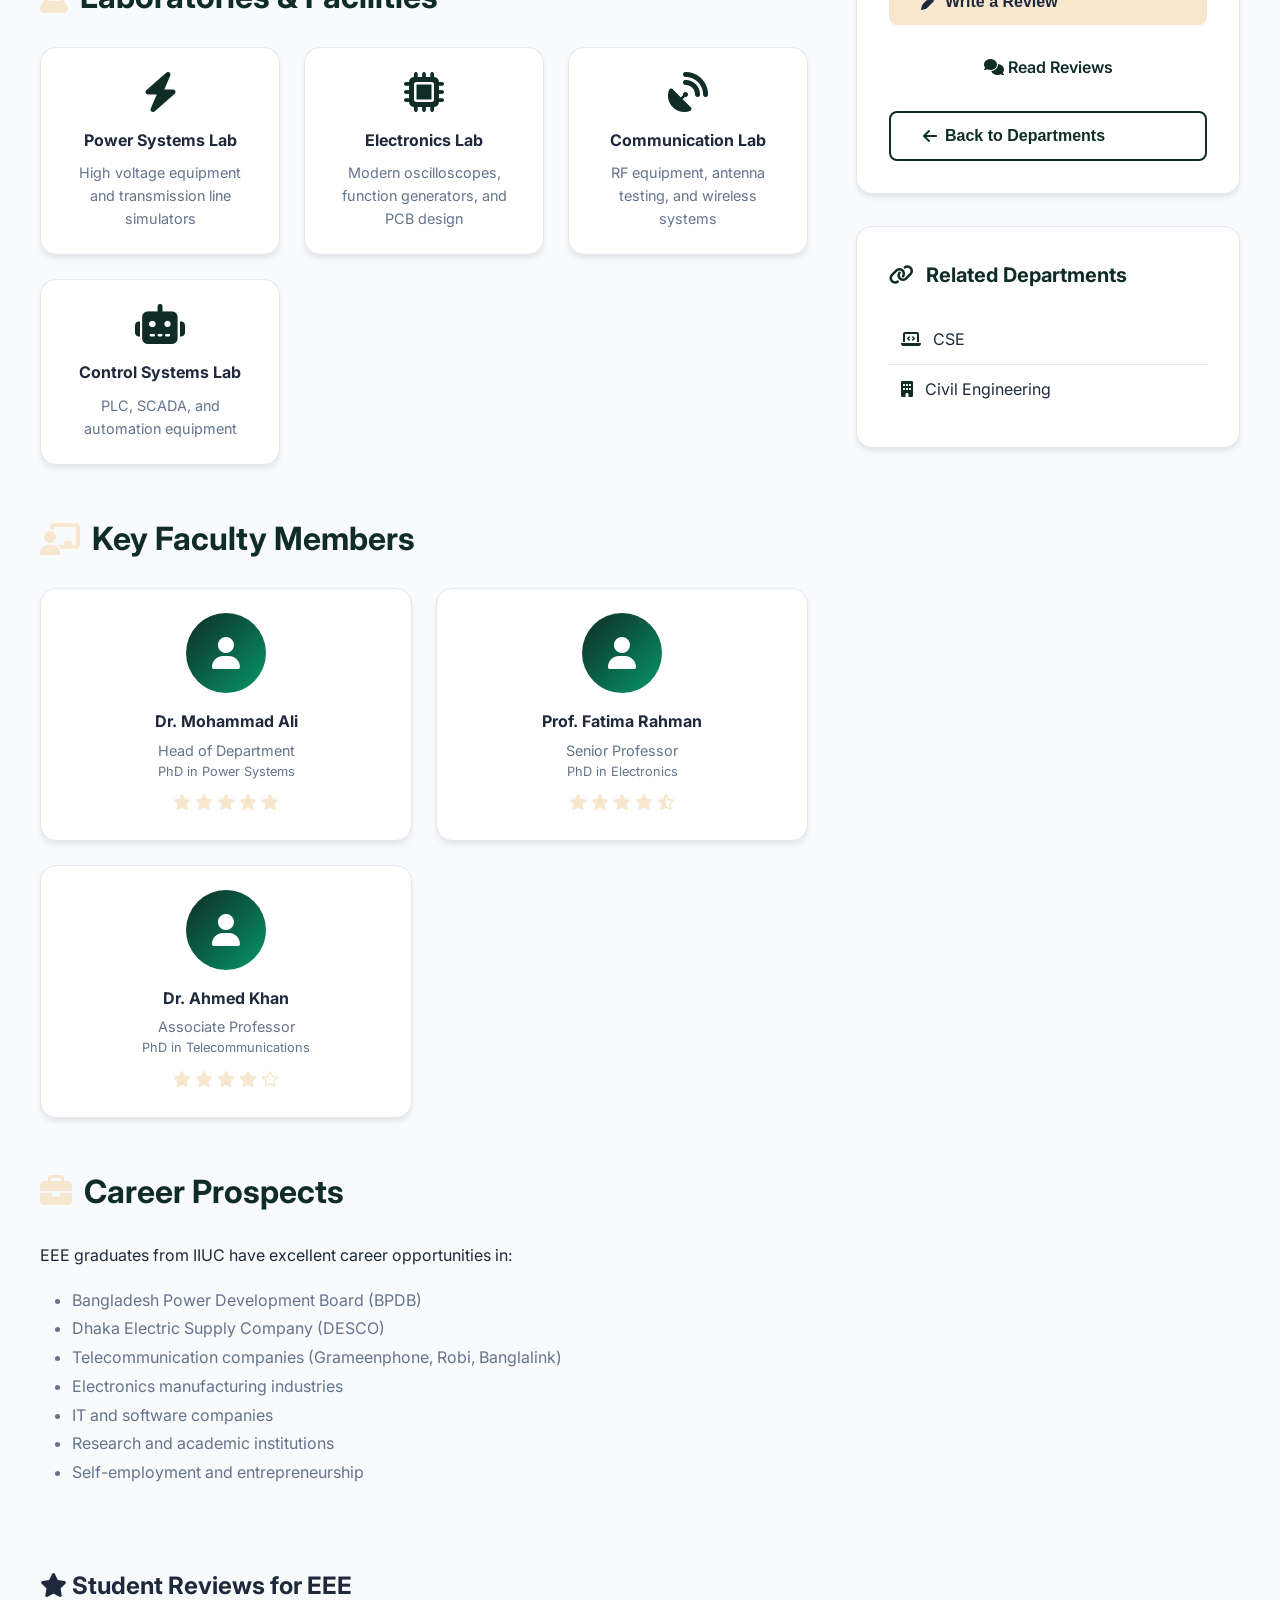
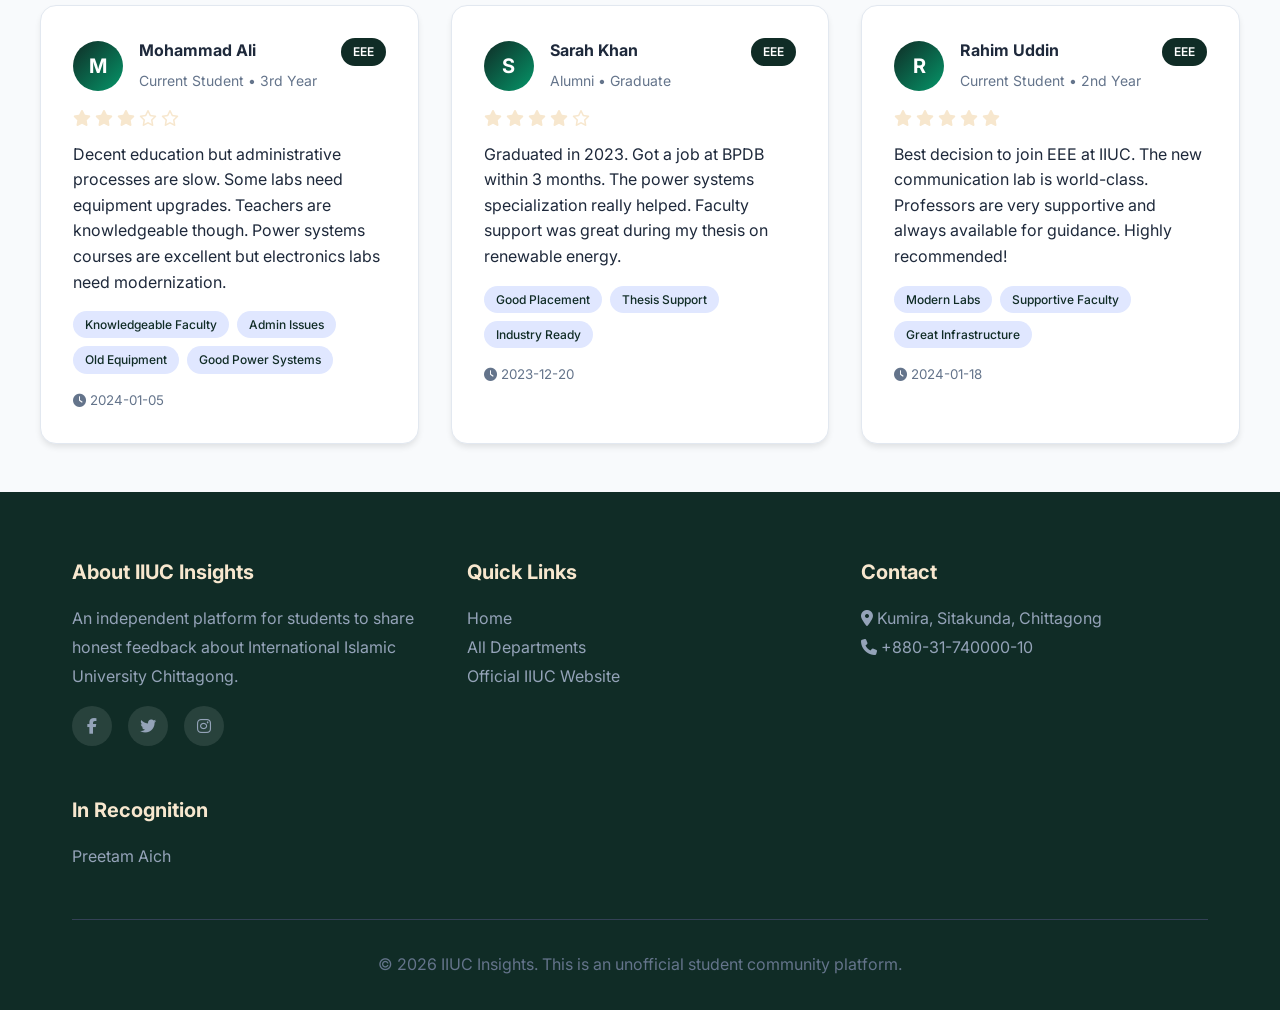
<file: english.html>
<!DOCTYPE html>
<html lang="en">
<head>
    <meta charset="UTF-8">
    <meta name="viewport" content="width=device-width, initial-scale=1.0">
    <title>English Language And Literature(ELL) - IIUC Insights</title>
    <link href="https://cdnjs.cloudflare.com/ajax/libs/font-awesome/6.4.0/css/all.min.css" rel="stylesheet">
    <link rel="stylesheet" href="styles.css">
</head>
<body>

    <!-- Navigation -->
    <nav>
        <div class="nav-container">
            <a href="index.html" class="logo">
                <i class="fas fa-university"></i>
                IIUC Insights
            </a>
            <ul class="nav-links">
                <li><a href="index.html#departments">Departments</a></li>
                <li><a href="index.html#reviews">Reviews</a></li>
                <li><a href="index.html#info">Fees & Info</a></li>
                <li><a href="#" onclick="openModal()">Submit Review</a></li>
            </ul>
            <div class="mobile-menu" onclick="toggleMobileMenu()">
                <i class="fas fa-bars"></i>
            </div>
        </div>
    </nav>

    <!-- Department Hero -->
    <section class="dept-hero">
        <div class="dept-hero-content">
            <div class="breadcrumb">
                <a href="index.html">Home</a>
                <i class="fas fa-chevron-right" style="font-size: 0.7rem;"></i>
                <a href="index.html#departments">Departments</a>
                <i class="fas fa-chevron-right" style="font-size: 0.7rem;"></i>
                <span>EEE</span>
            </div>
            <h1><i class="fas fa-book" style="color: var(--accent);"></i> English Language And Literature(ELL)</h1>
            <p>Comprehensive EEE education with hands-on laboratory experience, modern facilities, and industry-ready curriculum at IIUC.</p>
        </div>
    </section>

    <!-- Stats Bar -->
    <div class="dept-stats-bar">
        <div class="container">
            <div class="dept-stats-grid">
                <div class="dept-stat">
                    <span class="dept-stat-value">4.3</span>
                    <span class="dept-stat-label">Student Rating</span>
                </div>
                <div class="dept-stat">
                    <span class="dept-stat-value">96</span>
                    <span class="dept-stat-label">Reviews</span>
                </div>
                <div class="dept-stat">
                    <span class="dept-stat-value">1,200+</span>
                    <span class="dept-stat-label">Students</span>
                </div>
                <div class="dept-stat">
                    <span class="dept-stat-value">45+</span>
                    <span class="dept-stat-label">Faculty Members</span>
                </div>
                <div class="dept-stat">
                    <span class="dept-stat-value">৳1.15L</span>
                    <span class="dept-stat-label">Per Semester</span>
                </div>
            </div>
        </div>
    </div>

    <!-- Main Content -->
    <div class="container dept-content">
        <div class="dept-grid-2">
            <!-- Left Column -->
            <div class="dept-main">
                
                <!-- About Section -->
                <h2><i class="fas fa-info-circle"></i> About the Department</h2>
                <div class="about-text">
                    <p>The Department of Electrical and Electronic Engineering (EEE) at IIUC is one of the leading engineering departments in Chittagong. Established with the vision of producing competent engineers who can contribute to national development, the department offers comprehensive programs in electrical power, electronics, telecommunications, and control systems.</p>
                    
                    <p>Students receive hands-on training in well-equipped laboratories including Circuit Labs, Power Systems Lab, Electronics Lab, Communication Lab, and Microprocessor Lab. The curriculum is regularly updated to match industry standards and technological advancements.</p>
                </div>

                <div class="info-box">
                    <h4><i class="fas fa-lightbulb"></i> Key Highlights</h4>
                    <p>ABET-accredited curriculum, Industry partnerships with BPDB, DESCO, and telecom companies, Research opportunities in renewable energy and smart grid systems.</p>
                </div>

                <!-- Programs -->
                <h2><i class="fas fa-graduation-cap"></i> Programs Offered</h2>
                <ul class="programs-list">
                    <li>
                        <div>
                            <strong>BSc in Electrical & Electronic Engineering</strong>
                            <br><small>4 Years | 160 Credits</small>
                        </div>
                        <span>Undergraduate</span>
                    </li>
                    <li>
                        <div>
                            <strong>MSc in Electrical & Electronic Engineering</strong>
                            <br><small>2 Years | 36 Credits</small>
                        </div>
                        <span>Graduate</span>
                    </li>
                    <li>
                        <div>
                            <strong>Professional Diploma in Electrical Engineering</strong>
                            <br><small>1 Year | Certificate Course</small>
                        </div>
                        <span>Diploma</span>
                    </li>
                </ul>

                <!-- Facilities -->
                <h2><i class="fas fa-flask"></i> Laboratories & Facilities</h2>
                <div class="facilities-grid">
                    <div class="facility-item">
                        <i class="fas fa-bolt"></i>
                        <h4>Power Systems Lab</h4>
                        <p>High voltage equipment and transmission line simulators</p>
                    </div>
                    <div class="facility-item">
                        <i class="fas fa-microchip"></i>
                        <h4>Electronics Lab</h4>
                        <p>Modern oscilloscopes, function generators, and PCB design</p>
                    </div>
                    <div class="facility-item">
                        <i class="fas fa-satellite-dish"></i>
                        <h4>Communication Lab</h4>
                        <p>RF equipment, antenna testing, and wireless systems</p>
                    </div>
                    <div class="facility-item">
                        <i class="fas fa-robot"></i>
                        <h4>Control Systems Lab</h4>
                        <p>PLC, SCADA, and automation equipment</p>
                    </div>
                </div>

                <!-- Faculty -->
                <h2><i class="fas fa-chalkboard-teacher"></i> Key Faculty Members</h2>
                <div class="faculty-grid">
                    <div class="faculty-card">
                        <div class="faculty-avatar">
                            <i class="fas fa-user"></i>
                        </div>
                        <h4>Dr. Mohammad Ali</h4>
                        <p>Head of Department</p>
                        <p style="font-size: 0.8rem; color: var(--text-light);">PhD in Power Systems</p>
                        <div class="faculty-rating">
                            <i class="fas fa-star"></i>
                            <i class="fas fa-star"></i>
                            <i class="fas fa-star"></i>
                            <i class="fas fa-star"></i>
                            <i class="fas fa-star"></i>
                        </div>
                    </div>
                    <div class="faculty-card">
                        <div class="faculty-avatar">
                            <i class="fas fa-user"></i>
                        </div>
                        <h4>Prof. Fatima Rahman</h4>
                        <p>Senior Professor</p>
                        <p style="font-size: 0.8rem; color: var(--text-light);">PhD in Electronics</p>
                        <div class="faculty-rating">
                            <i class="fas fa-star"></i>
                            <i class="fas fa-star"></i>
                            <i class="fas fa-star"></i>
                            <i class="fas fa-star"></i>
                            <i class="fas fa-star-half-alt"></i>
                        </div>
                    </div>
                    <div class="faculty-card">
                        <div class="faculty-avatar">
                            <i class="fas fa-user"></i>
                        </div>
                        <h4>Dr. Ahmed Khan</h4>
                        <p>Associate Professor</p>
                        <p style="font-size: 0.8rem; color: var(--text-light);">PhD in Telecommunications</p>
                        <div class="faculty-rating">
                            <i class="fas fa-star"></i>
                            <i class="fas fa-star"></i>
                            <i class="fas fa-star"></i>
                            <i class="fas fa-star"></i>
                            <i class="far fa-star"></i>
                        </div>
                    </div>
                </div>

                <!-- Career Prospects -->
                <h2><i class="fas fa-briefcase"></i> Career Prospects</h2>
                <div class="about-text">
                    <p>EEE graduates from IIUC have excellent career opportunities in:</p>
                    <ul style="margin-left: 2rem; margin-top: 1rem; color: var(--text-light);">
                        <li>Bangladesh Power Development Board (BPDB)</li>
                        <li>Dhaka Electric Supply Company (DESCO)</li>
                        <li>Telecommunication companies (Grameenphone, Robi, Banglalink)</li>
                        <li>Electronics manufacturing industries</li>
                        <li>IT and software companies</li>
                        <li>Research and academic institutions</li>
                        <li>Self-employment and entrepreneurship</li>
                    </ul>
                </div>

            </div>

            <!-- Right Sidebar -->
            <div class="dept-sidebar">
                
                <!-- Fee Structure -->
                <div class="sidebar-card">
                    <h3><i class="fas fa-money-bill-wave"></i> Fee Structure</h3>
                    <div class="fee-item">
                        <span>Admission Fee</span>
                        <strong>৳15,000</strong>
                    </div>
                    <div class="fee-item">
                        <span>Tuition (per credit)</span>
                        <strong>৳2,500</strong>
                    </div>
                    <div class="fee-item">
                        <span>Semester Fee</span>
                        <strong>৳10,000</strong>
                    </div>
                    <div class="fee-item">
                        <span>Lab Fee</span>
                        <strong>৳8,000</strong>
                    </div>
                    <div class="fee-item total">
                        <span>Total per Semester</span>
                        <strong>৳1,15,000</strong>
                    </div>
                </div>

                <!-- Contact Info -->
                <div class="sidebar-card contact-dept">
                    <h3><i class="fas fa-address-card"></i> Contact Department</h3>
                    <p>
                        <i class="fas fa-envelope"></i>
                        eee@iiuc.ac.bd
                    </p>
                    <p>
                        <i class="fas fa-phone"></i>
                        +880-31-740000-15
                    </p>
                    <p>
                        <i class="fas fa-map-marker-alt"></i>
                        Academic Building 2, Room 301-320
                    </p>
                    <p>
                        <i class="fas fa-clock"></i>
                        Sun-Thu: 8:30 AM - 4:30 PM
                    </p>
                </div>

                <!-- Quick Actions -->
                <div class="sidebar-card">
                    <h3><i class="fas fa-rocket"></i> Quick Actions</h3>
                    <button class="btn btn-primary" style="width: 100%; margin-bottom: 1rem;" onclick="openModal()">
                        <i class="fas fa-pen"></i> Write a Review
                    </button>
                    <a href="index.html#reviews" class="btn btn-secondary" style="width: 100%; text-align: center; display: block; margin-bottom: 1rem;">
                        <i class="fas fa-comments"></i> Read Reviews
                    </a>
                    <button class="btn btn-back" style="width: 100%;" onclick="window.location.href='index.html#departments'">
                        <i class="fas fa-arrow-left"></i> Back to Departments
                    </button>
                </div>

                <!-- Related Departments -->
                <div class="sidebar-card">
                    <h3><i class="fas fa-link"></i> Related Departments</h3>
                    <a href="cse.html" style="display: block; padding: 0.75rem; color: var(--text); text-decoration: none; border-bottom: 1px solid var(--border);">
                        <i class="fas fa-laptop-code" style="color: var(--primary); margin-right: 0.5rem;"></i> CSE
                    </a>
                    <a href="civil.html" style="display: block; padding: 0.75rem; color: var(--text); text-decoration: none;">
                        <i class="fas fa-building" style="color: var(--primary); margin-right: 0.5rem;"></i> Civil Engineering
                    </a>
                </div>

            </div>
        </div>

        <!-- Reviews Section for EEE -->
        <h2 style="margin-top: 3rem;"><i class="fas fa-star"></i> Student Reviews for EEE</h2>
        <div class="review-grid" id="eeeReviews">
            <!-- EEE specific reviews will be populated here -->
        </div>
    </div>

    <!-- Footer -->
    <footer>
        <div class="container">
            <div class="footer-grid">
                <div class="footer-section">
                    <h3>About IIUC Insights</h3>
                    <p>An independent platform for students to share honest feedback about International Islamic University Chittagong.</p>
                    <div class="social-links">
                        <a href="#"><i class="fab fa-facebook-f"></i></a>
                        <a href="#"><i class="fab fa-twitter"></i></a>
                        <a href="#"><i class="fab fa-instagram"></i></a>
                    </div>
                </div>
                <div class="footer-section">
                    <h3>Quick Links</h3>
                    <p><a href="index.html">Home</a></p>
                    <p><a href="index.html#departments">All Departments</a></p>
                    <p><a href="https://www.iiuc.ac.bd" target="_blank">Official IIUC Website</a></p>
                </div>
                <div class="footer-section">
                    <h3>Contact</h3>
                    <p><i class="fas fa-map-marker-alt"></i> Kumira, Sitakunda, Chittagong</p>
                    <p><i class="fas fa-phone"></i> +880-31-740000-10</p>
                </div>
                <div class="footer-section">
                    <h3>In Recognition</h3>
                    <p><a href="https://www.facebook.com/preetam.aich">Preetam Aich</a></p>
                    <p style="display:none;"><a href="#">Fee Structure Details</a></p>
                    <p style="display:none;"><a href="#">Campus Map</a></p>
                    <p style="display:none;"><a href="#">FAQ</a></p>
                </div>
            </div>
            <div class="footer-bottom">
                <p>&copy; 2026 IIUC Insights. This is an unofficial student community platform.</p>
            </div>
        </div>
    </footer>

    <!-- Review Modal -->
    <div class="modal" id="reviewModal">
        <div class="modal-content">
            <div class="modal-header">
                <h2>Share Your EEE Experience</h2>
                <p>Your honest feedback helps future students make better decisions</p>
                <button class="close-btn" onclick="closeModal()">&times;</button>
            </div>
            <div class="modal-body">
                <form id="reviewForm" onsubmit="submitReview(event)">
                    <div class="form-group">
                        <label>Your Name</label>
                        <input type="text" id="reviewerName" required placeholder="Enter your name">
                    </div>
                    
                    <div class="form-group">
                        <label>Status</label>
                        <select id="reviewerStatus" required>
                            <option value="">Select Status</option>
                            <option value="Current Student">Current Student</option>
                            <option value="Alumni">Alumni</option>
                            <option value="Former Student">Former Student</option>
                        </select>
                    </div>

                    <div class="form-group">
                        <label>Year/Semester</label>
                        <input type="text" placeholder="e.g., 3rd Year, 2nd Semester">
                    </div>

                    <div class="form-group">
                        <label>Overall Rating</label>
                        <div class="star-rating" id="starRating">
                            <i class="fas fa-star" onclick="setRating(1)"></i>
                            <i class="fas fa-star" onclick="setRating(2)"></i>
                            <i class="fas fa-star" onclick="setRating(3)"></i>
                            <i class="fas fa-star" onclick="setRating(4)"></i>
                            <i class="fas fa-star" onclick="setRating(5)"></i>
                        </div>
                        <input type="hidden" id="ratingValue" required>
                    </div>

                    <div class="form-group">
                        <label>Your Review</label>
                        <textarea id="reviewText" required placeholder="Share your experience about labs, teachers, facilities, etc..."></textarea>
                    </div>

                    <div class="form-group">
                        <label>Pros (comma separated)</label>
                        <input type="text" id="pros" placeholder="e.g., Good lab equipment, Helpful teachers">
                    </div>

                    <div class="form-group">
                        <label>Cons (comma separated)</label>
                        <input type="text" id="cons" placeholder="e.g., Limited lab hours, Expensive equipment">
                    </div>

                    <button type="submit" class="submit-btn">
                        <i class="fas fa-paper-plane"></i>
                        Submit Review
                    </button>
                </form>
            </div>
        </div>
    </div>

    <!-- Toast -->
    <div class="toast" id="toast">
        <i class="fas fa-check-circle"></i>
        <span>Review submitted successfully!</span>
    </div>

    <script>
        // EEE Specific Reviews
        const eeeReviews = [
            {
                id: 1,
                name: "Mohammad Ali",
                status: "Current Student",
                rating: 3,
                text: "Decent education but administrative processes are slow. Some labs need equipment upgrades. Teachers are knowledgeable though. Power systems courses are excellent but electronics labs need modernization.",
                date: "2024-01-05",
                tags: ["Knowledgeable Faculty", "Admin Issues", "Old Equipment", "Good Power Systems"],
                year: "3rd Year"
            },
            {
                id: 2,
                name: "Sarah Khan",
                status: "Alumni",
                rating: 4,
                text: "Graduated in 2023. Got a job at BPDB within 3 months. The power systems specialization really helped. Faculty support was great during my thesis on renewable energy.",
                date: "2023-12-20",
                tags: ["Good Placement", "Thesis Support", "Industry Ready"],
                year: "Graduate"
            },
            {
                id: 3,
                name: "Rahim Uddin",
                status: "Current Student",
                rating: 5,
                text: "Best decision to join EEE at IIUC. The new communication lab is world-class. Professors are very supportive and always available for guidance. Highly recommended!",
                date: "2024-01-18",
                tags: ["Modern Labs", "Supportive Faculty", "Great Infrastructure"],
                year: "2nd Year"
            }
        ];

        let currentRating = 0;

        // Initialize
        document.addEventListener('DOMContentLoaded', function() {
            renderEEEReviews();
        });

        // Render EEE Reviews
        function renderEEEReviews() {
            const container = document.getElementById('eeeReviews');
            container.innerHTML = eeeReviews.map(r => createReviewCard(r)).join('');
        }

        function createReviewCard(review) {
            const stars = generateStars(review.rating);
            return `
                <div class="review-card">
                    <div class="review-header">
                        <div class="reviewer-info">
                            <div class="avatar">${review.name.charAt(0)}</div>
                            <div class="reviewer-details">
                                <h4>${review.name}</h4>
                                <span>${review.status} • ${review.year}</span>
                            </div>
                        </div>
                        <span class="review-badge">EEE</span>
                    </div>
                    <div class="review-rating">
                        ${stars}
                    </div>
                    <p class="review-content">${review.text}</p>
                    <div class="review-tags">
                        ${review.tags.map(tag => `<span class="tag">${tag}</span>`).join('')}
                    </div>
                    <small class="review-date">
                        <i class="fas fa-clock"></i> ${review.date}
                    </small>
                </div>
            `;
        }

        function generateStars(rating) {
            let stars = '';
            for (let i = 1; i <= 5; i++) {
                if (i <= rating) {
                    stars += '<i class="fas fa-star"></i>';
                } else if (i - 0.5 <= rating) {
                    stars += '<i class="fas fa-star-half-alt"></i>';
                } else {
                    stars += '<i class="far fa-star"></i>';
                }
            }
            return stars;
        }

        // Modal Functions
        function openModal() {
            document.getElementById('reviewModal').classList.add('active');
            document.body.style.overflow = 'hidden';
        }

        function closeModal() {
            document.getElementById('reviewModal').classList.remove('active');
            document.body.style.overflow = 'auto';
        }

        // Star Rating
        function setRating(rating) {
            currentRating = rating;
            document.getElementById('ratingValue').value = rating;
            const stars = document.querySelectorAll('#starRating i');
            stars.forEach((star, index) => {
                if (index < rating) {
                    star.classList.add('active');
                } else {
                    star.classList.remove('active');
                }
            });
        }

        // Submit Review
        function submitReview(e) {
            e.preventDefault();
            
            const newReview = {
                id: eeeReviews.length + 1,
                name: document.getElementById('reviewerName').value,
                status: document.getElementById('reviewerStatus').value,
                rating: parseInt(document.getElementById('ratingValue').value),
                text: document.getElementById('reviewText').value,
                date: new Date().toISOString().split('T')[0],
                tags: [...document.getElementById('pros').value.split(',').map(t => t.trim()).filter(t => t), 
                       ...document.getElementById('cons').value.split(',').map(t => t.trim()).filter(t => t)],
                year: "Just Now"
            };

            eeeReviews.unshift(newReview);
            renderEEEReviews();
            closeModal();
            showToast();
            document.getElementById('reviewForm').reset();
            setRating(0);
        }

        // Toast
        function showToast() {
            const toast = document.getElementById('toast');
            toast.classList.add('show');
            setTimeout(() => {
                toast.classList.remove('show');
            }, 3000);
        }

        // Close modal on outside click
        window.onclick = function(event) {
            const modal = document.getElementById('reviewModal');
            if (event.target === modal) {
                closeModal();
            }
        }

        // Mobile Menu Toggle
        function toggleMobileMenu() {
            const navLinks = document.querySelector('.nav-links');
            navLinks.style.display = navLinks.style.display === 'flex' ? 'none' : 'flex';
        }
    </script>
</body>

</html>
</file>
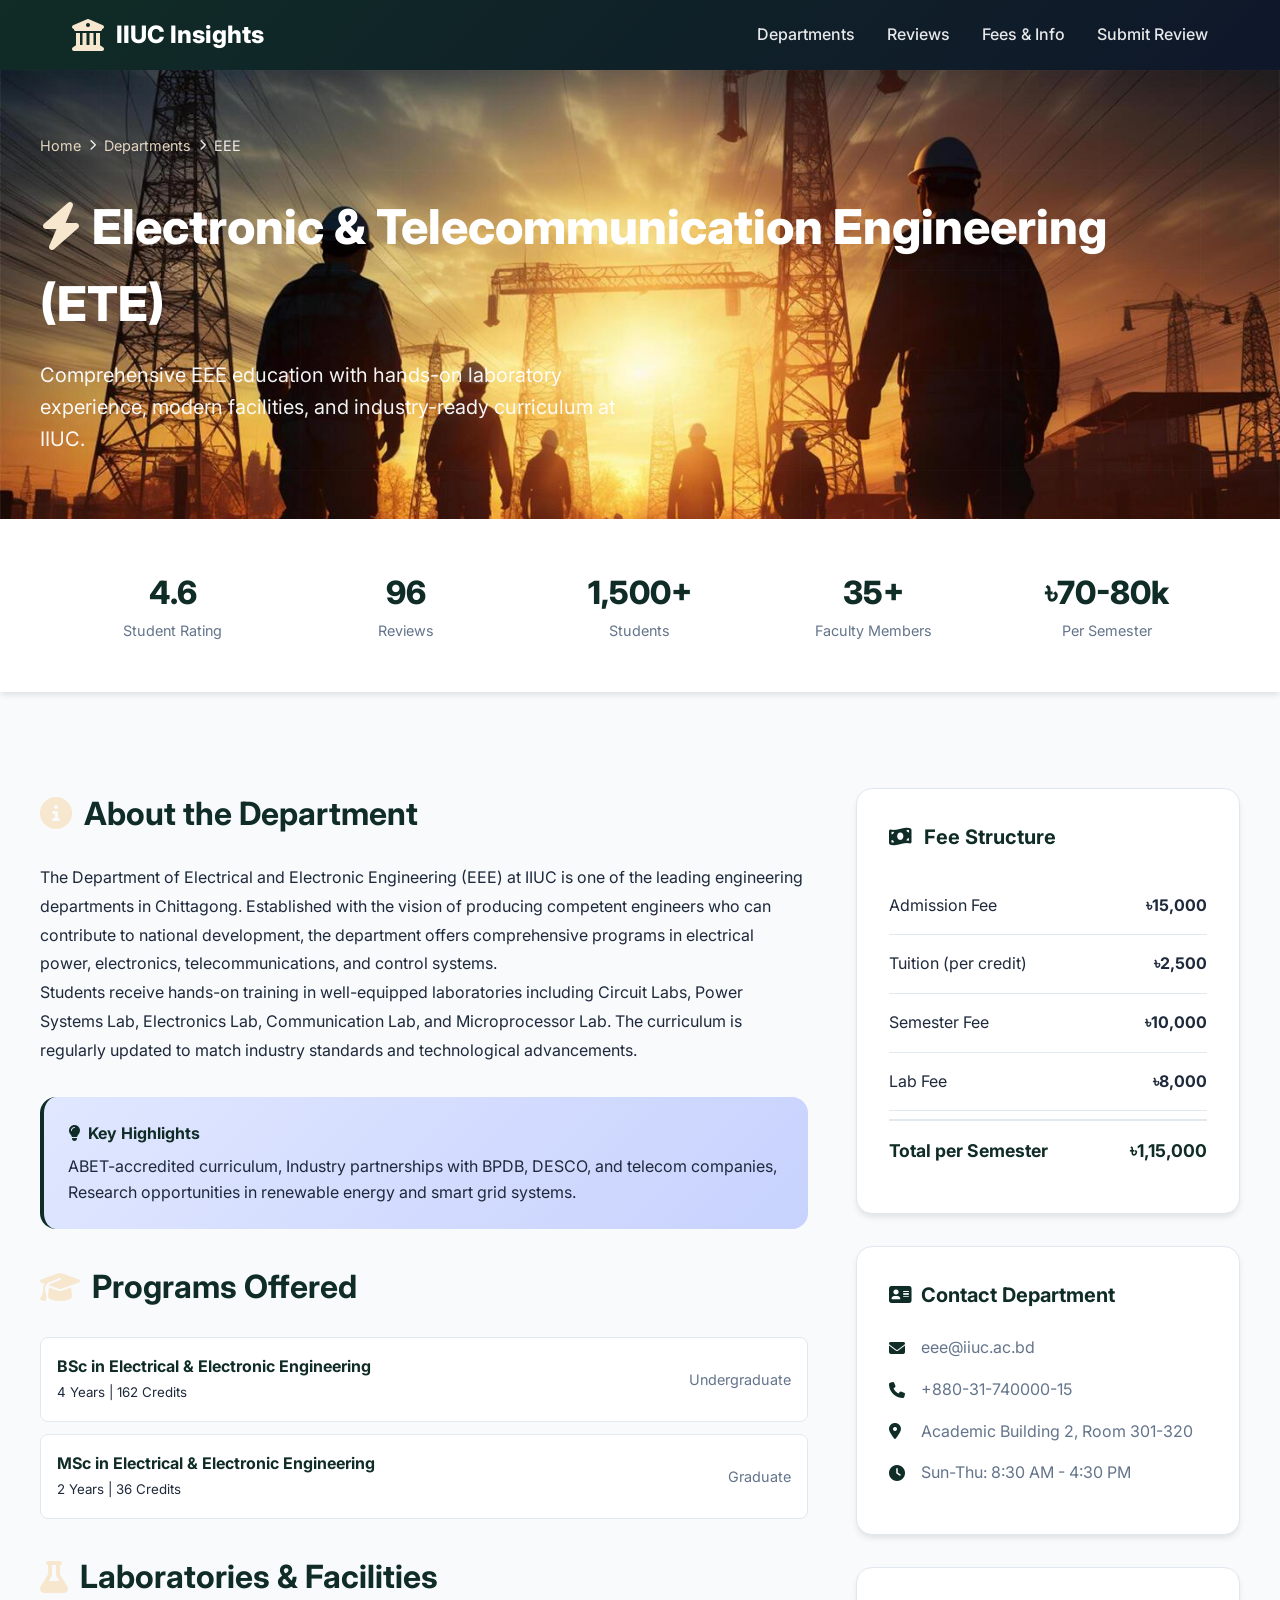
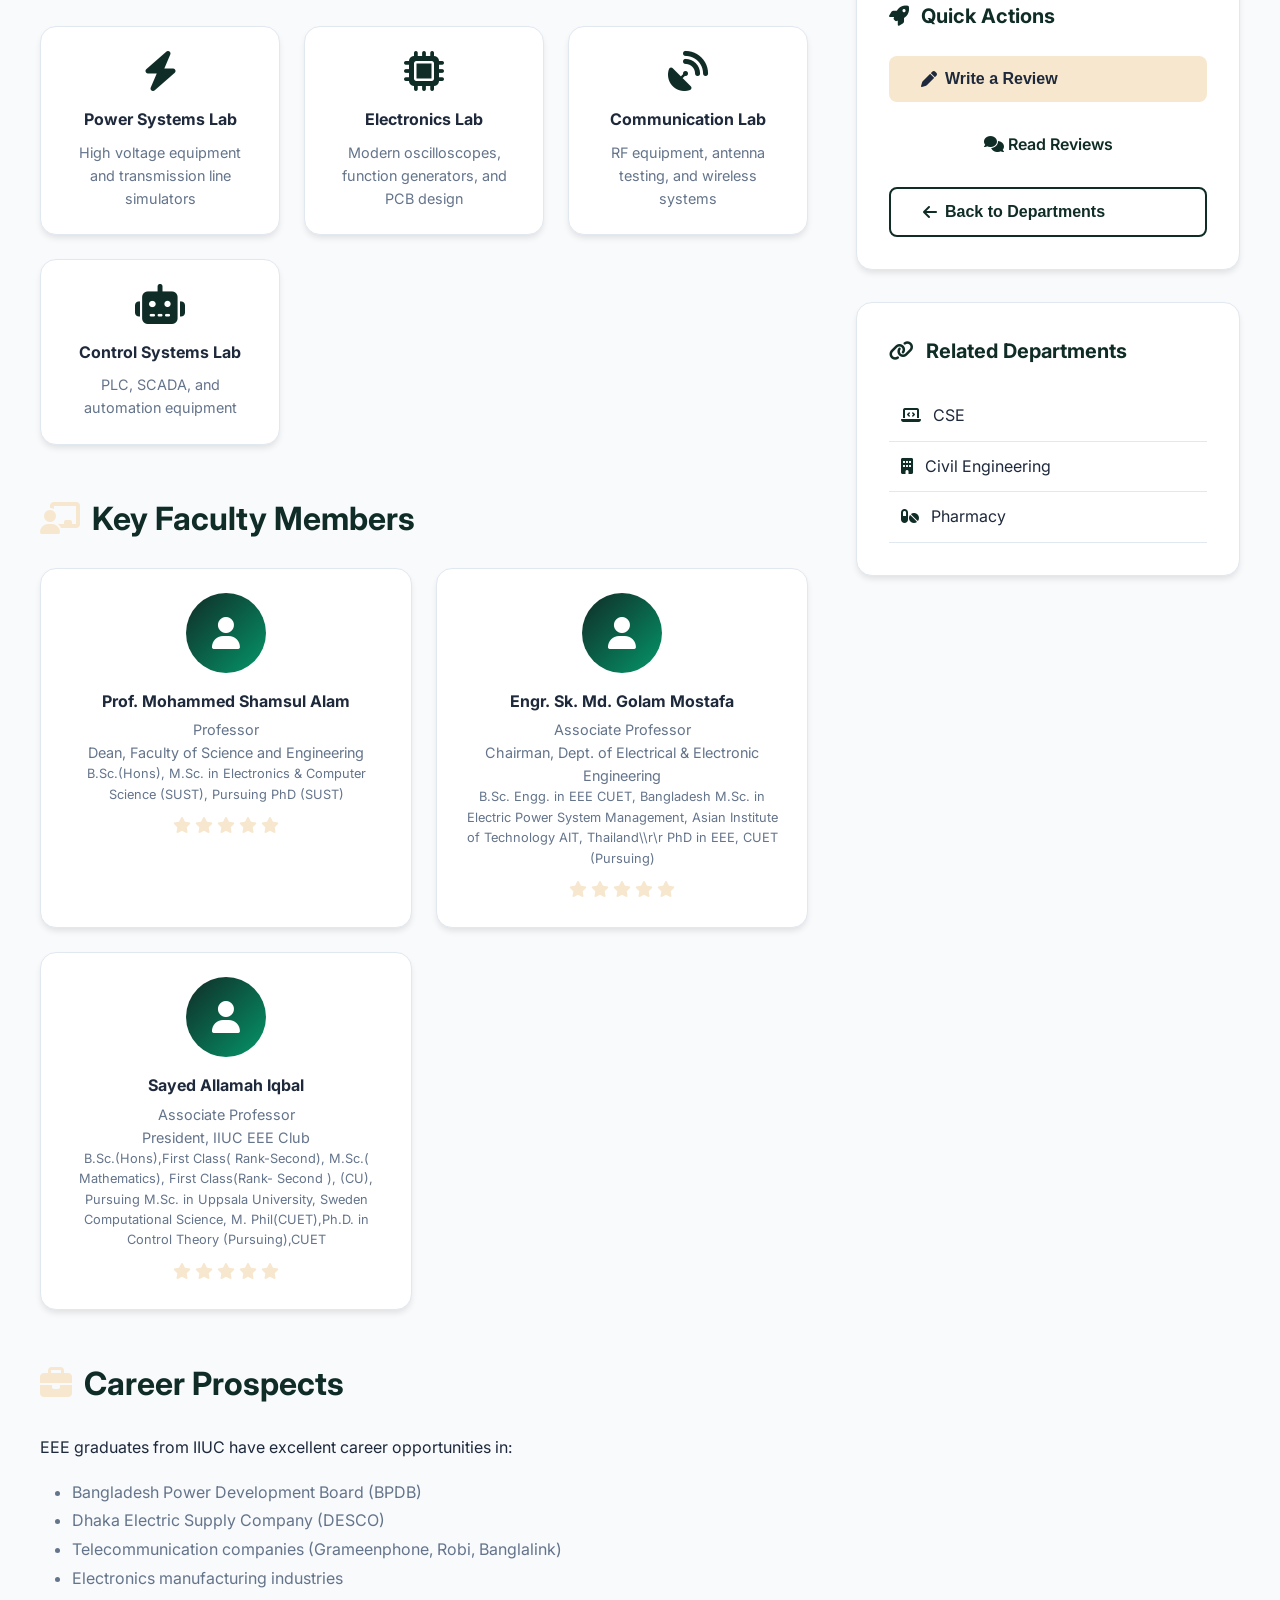
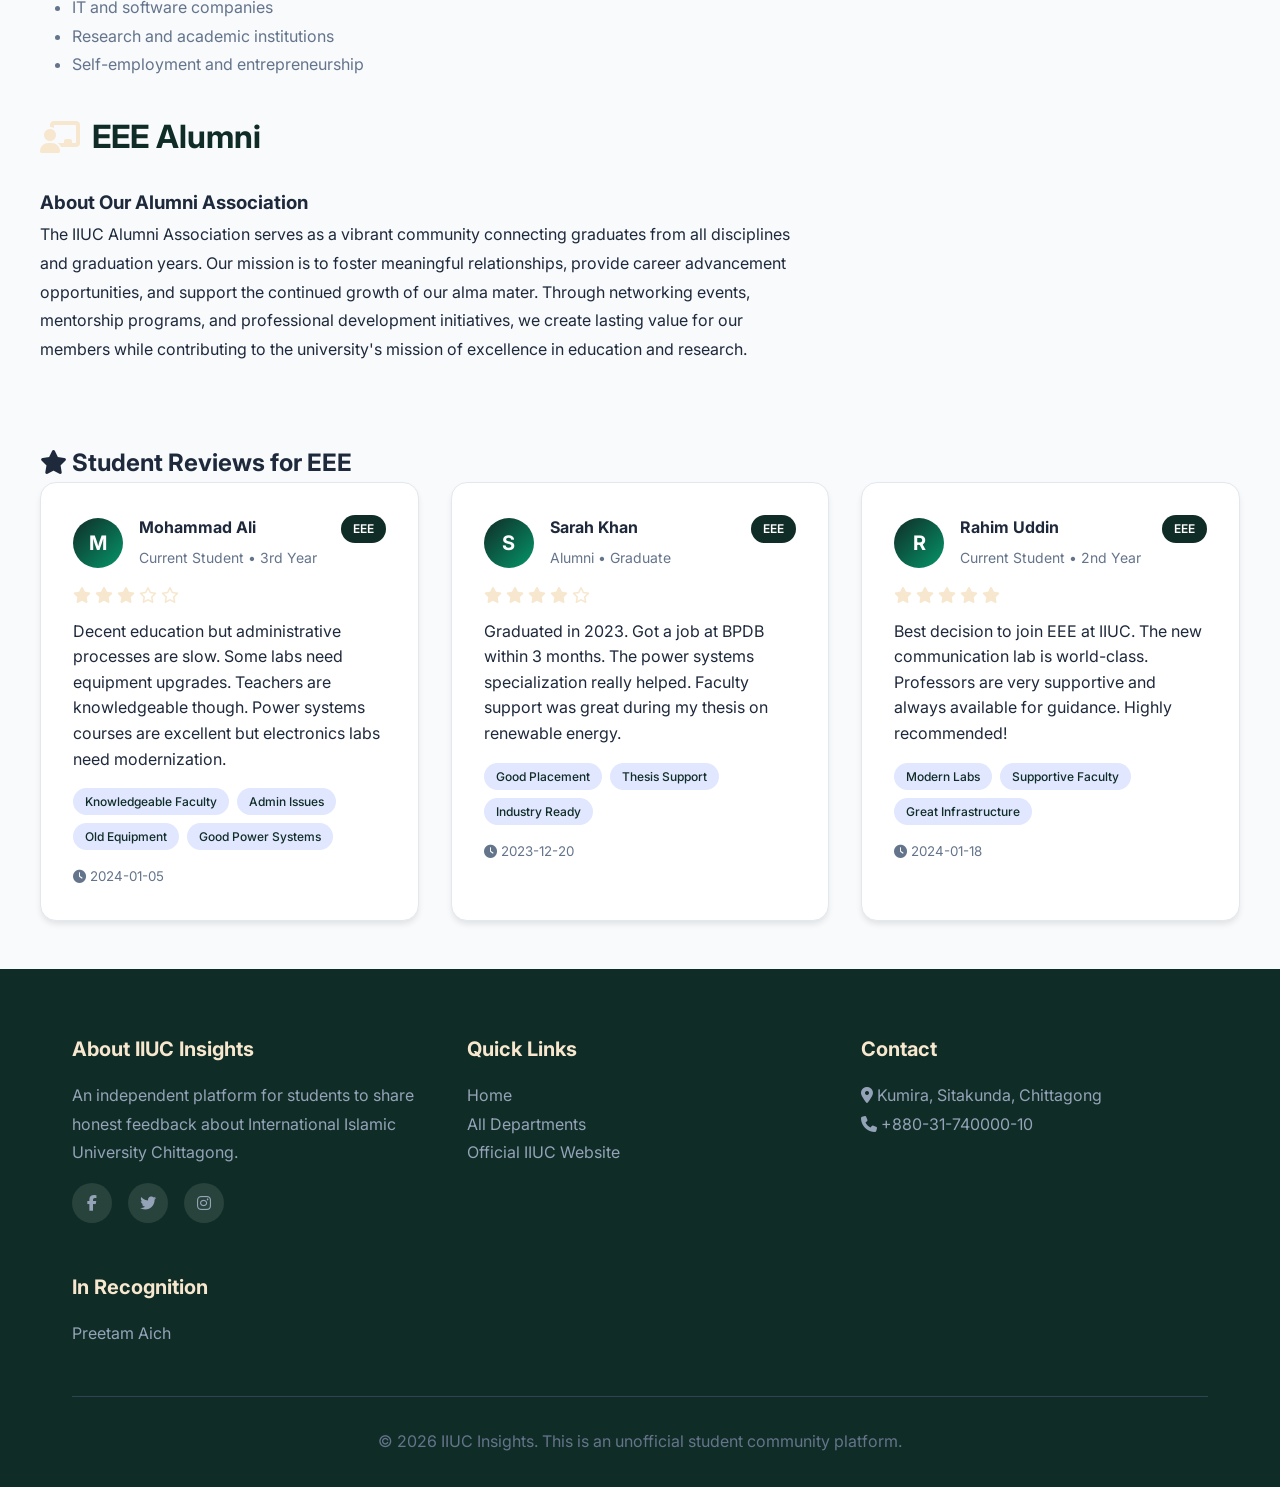
<file: ete.html>
<!DOCTYPE html>
<html lang="en">
<head>
    <meta charset="UTF-8">
    <meta name="viewport" content="width=device-width, initial-scale=1.0">
    <title>Electronic & Telecommunication Engineering (ETE) - IIUC Insights</title>
    <link href="https://cdnjs.cloudflare.com/ajax/libs/font-awesome/6.4.0/css/all.min.css" rel="stylesheet">
    <link rel="stylesheet" href="styles.css">
</head>
<body>

    <!-- Navigation -->
    <nav>
        <div class="nav-container">
            <a href="index.html" class="logo">
                <i class="fas fa-university"></i>
                IIUC Insights
            </a>
            <ul class="nav-links">
                <li><a href="index.html#departments">Departments</a></li>
                <li><a href="index.html#reviews">Reviews</a></li>
                <li><a href="index.html#info">Fees & Info</a></li>
                <li><a href="#" onclick="openModal()">Submit Review</a></li>
            </ul>
            <div class="mobile-menu" onclick="toggleMobileMenu()">
                <i class="fas fa-bars"></i>
            </div>
        </div>
    </nav>

    <!-- Department Hero -->
    <section class="dept-hero" style="background-image: url('eee1.jpg'); 
                                   background-size: cover; 
                                   background-position: center;">
        <div class="dept-hero-content">
            <div class="breadcrumb">
                <a href="index.html">Home</a>
                <i class="fas fa-chevron-right" style="font-size: 0.7rem;"></i>
                <a href="index.html#departments">Departments</a>
                <i class="fas fa-chevron-right" style="font-size: 0.7rem;"></i>
                <span>EEE</span>
            </div>
            <h1><i class="fas fa-bolt" style="color: var(--accent);"></i> Electronic & Telecommunication Engineering (ETE)</h1>
            <p>Comprehensive EEE education with hands-on laboratory experience, modern facilities, and industry-ready curriculum at IIUC.</p>
        </div>
    </section>

    <!-- Stats Bar -->
    <div class="dept-stats-bar">
        <div class="container">
            <div class="dept-stats-grid">
                <div class="dept-stat">
                    <span class="dept-stat-value">4.6</span>
                    <span class="dept-stat-label">Student Rating</span>
                </div>
                <div class="dept-stat">
                    <span class="dept-stat-value">96</span>
                    <span class="dept-stat-label">Reviews</span>
                </div>
                <div class="dept-stat">
                    <span class="dept-stat-value">1,500+</span>
                    <span class="dept-stat-label">Students</span>
                </div>
                <div class="dept-stat">
                    <span class="dept-stat-value">35+</span>
                    <span class="dept-stat-label">Faculty Members</span>
                </div>
                <div class="dept-stat">
                    <span class="dept-stat-value">৳70-80k</span>
                    <span class="dept-stat-label">Per Semester</span>
                </div>
            </div>
        </div>
    </div>

    <!-- Main Content -->
    <div class="container dept-content">
        <div class="dept-grid-2">
            <!-- Left Column -->
            <div class="dept-main">
                
                <!-- About Section -->
                <h2><i class="fas fa-info-circle"></i> About the Department</h2>
                <div class="about-text">
                    <p>The Department of Electrical and Electronic Engineering (EEE) at IIUC is one of the leading engineering departments in Chittagong. Established with the vision of producing competent engineers who can contribute to national development, the department offers comprehensive programs in electrical power, electronics, telecommunications, and control systems.</p>
                    
                    <p>Students receive hands-on training in well-equipped laboratories including Circuit Labs, Power Systems Lab, Electronics Lab, Communication Lab, and Microprocessor Lab. The curriculum is regularly updated to match industry standards and technological advancements.</p>
                </div>

                <div class="info-box">
                    <h4><i class="fas fa-lightbulb"></i> Key Highlights</h4>
                    <p>ABET-accredited curriculum, Industry partnerships with BPDB, DESCO, and telecom companies, Research opportunities in renewable energy and smart grid systems.</p>
                </div>

                <!-- Programs -->
                <h2><i class="fas fa-graduation-cap"></i> Programs Offered</h2>
                <ul class="programs-list">
                    <li>
                        <div>
                            <strong>BSc in Electrical & Electronic Engineering</strong>
                            <br><small>4 Years | 162 Credits</small>
                        </div>
                        <span>Undergraduate</span>
                    </li>
                    <li>
                        <div>
                            <strong>MSc in Electrical & Electronic Engineering</strong>
                            <br><small>2 Years | 36 Credits</small>
                        </div>
                        <span>Graduate</span>
                    </li>
                </ul>

                <!-- Facilities -->
                <h2><i class="fas fa-flask"></i> Laboratories & Facilities</h2>
                <div class="facilities-grid">
                    <div class="facility-item">
                        <i class="fas fa-bolt"></i>
                        <h4>Power Systems Lab</h4>
                        <p>High voltage equipment and transmission line simulators</p>
                    </div>
                    <div class="facility-item">
                        <i class="fas fa-microchip"></i>
                        <h4>Electronics Lab</h4>
                        <p>Modern oscilloscopes, function generators, and PCB design</p>
                    </div>
                    <div class="facility-item">
                        <i class="fas fa-satellite-dish"></i>
                        <h4>Communication Lab</h4>
                        <p>RF equipment, antenna testing, and wireless systems</p>
                    </div>
                    <div class="facility-item">
                        <i class="fas fa-robot"></i>
                        <h4>Control Systems Lab</h4>
                        <p>PLC, SCADA, and automation equipment</p>
                    </div>
                </div>

                <!-- Faculty -->
                <h2><i class="fas fa-chalkboard-teacher"></i> Key Faculty Members</h2>
                <div class="faculty-grid">
                    <div class="faculty-card">
                        <div class="faculty-avatar">
                            <i class="fas fa-user"></i>
                        </div>
                        <h4>Prof. Mohammed Shamsul Alam</h4>
                        <p>Professor</p>
                        <p>Dean, Faculty of Science and Engineering</p>
                        <p style="font-size: 0.8rem; color: var(--text-light);">B.Sc.(Hons), M.Sc. in Electronics &amp; Computer Science (SUST), Pursuing PhD (SUST)</p>
                        <div class="faculty-rating">
                            <i class="fas fa-star"></i>
                            <i class="fas fa-star"></i>
                            <i class="fas fa-star"></i>
                            <i class="fas fa-star"></i>
                            <i class="fas fa-star"></i>
                        </div>
                    </div>
                    <div class="faculty-card">
                        <div class="faculty-avatar">
                            <i class="fas fa-user"></i>
                        </div>
                        <h4>Engr. Sk. Md. Golam Mostafa</h4>
                        <p>Associate Professor</p>
                        <p>Chairman, Dept. of Electrical & Electronic Engineering</p>
                        <p style="font-size: 0.8rem; color: var(--text-light);">B.Sc. Engg. in EEE CUET, Bangladesh M.Sc. in Electric Power System Management, Asian Institute of Technology AIT, Thailand\\r\r PhD in EEE, CUET (Pursuing)</p>
                        <div class="faculty-rating">
                            <i class="fas fa-star"></i>
                            <i class="fas fa-star"></i>
                            <i class="fas fa-star"></i>
                            <i class="fas fa-star"></i>
                            <i class="fas fa-star"></i>
                        </div>
                    </div>
                    <div class="faculty-card">
                        <div class="faculty-avatar">
                            <i class="fas fa-user"></i>
                        </div>
                        <h4>Sayed Allamah Iqbal</h4>
                        <p>Associate Professor</p>
                        <p>President, IIUC EEE Club </p>
                        <p style="font-size: 0.8rem; color: var(--text-light);">B.Sc.(Hons),First Class( Rank-Second), M.Sc.( Mathematics), First Class(Rank- Second ), (CU), Pursuing M.Sc. in Uppsala University, Sweden Computational Science, M. Phil(CUET),Ph.D. in Control Theory (Pursuing),CUET</p>
                        <div class="faculty-rating">
                            <i class="fas fa-star"></i>
                            <i class="fas fa-star"></i>
                            <i class="fas fa-star"></i>
                            <i class="fas fa-star"></i>
                            <i class="fas fa-star"></i>
                        </div>
                    </div>
                </div>

                <!-- Career Prospects -->
                <h2><i class="fas fa-briefcase"></i> Career Prospects</h2>
                <div class="about-text">
                    <p>EEE graduates from IIUC have excellent career opportunities in:</p>
                    <ul style="margin-left: 2rem; margin-top: 1rem; color: var(--text-light);">
                        <li>Bangladesh Power Development Board (BPDB)</li>
                        <li>Dhaka Electric Supply Company (DESCO)</li>
                        <li>Telecommunication companies (Grameenphone, Robi, Banglalink)</li>
                        <li>Electronics manufacturing industries</li>
                        <li>IT and software companies</li>
                        <li>Research and academic institutions</li>
                        <li>Self-employment and entrepreneurship</li>
                    </ul>
                </div>
                <!-- EEE Alumni -->
                <h2><i class="fas fa-chalkboard-teacher"></i> EEE Alumni</h2>
                <div class="about-text">
                    <p><h3>About Our Alumni Association</h3></p>
                   <p>
The IIUC Alumni Association serves as a vibrant community connecting graduates from all disciplines and graduation years. Our mission is to foster meaningful relationships, provide career advancement opportunities, and support the continued growth of our alma mater.

Through networking events, mentorship programs, and professional development initiatives, we create lasting value for our members while contributing to the university's mission of excellence in education and research.
</p>
                </div>

            </div>

            <!-- Right Sidebar -->
            <div class="dept-sidebar">
                
                <!-- Fee Structure -->
                <div class="sidebar-card">
                    <h3><i class="fas fa-money-bill-wave"></i> Fee Structure</h3>
                    <div class="fee-item">
                        <span>Admission Fee</span>
                        <strong>৳15,000</strong>
                    </div>
                    <div class="fee-item">
                        <span>Tuition (per credit)</span>
                        <strong>৳2,500</strong>
                    </div>
                    <div class="fee-item">
                        <span>Semester Fee</span>
                        <strong>৳10,000</strong>
                    </div>
                    <div class="fee-item">
                        <span>Lab Fee</span>
                        <strong>৳8,000</strong>
                    </div>
                    <div class="fee-item total">
                        <span>Total per Semester</span>
                        <strong>৳1,15,000</strong>
                    </div>
                </div>

                <!-- Contact Info -->
                <div class="sidebar-card contact-dept">
                    <h3><i class="fas fa-address-card"></i> Contact Department</h3>
                    <p>
                        <i class="fas fa-envelope"></i>
                        eee@iiuc.ac.bd
                    </p>
                    <p>
                        <i class="fas fa-phone"></i>
                        +880-31-740000-15
                    </p>
                    <p>
                        <i class="fas fa-map-marker-alt"></i>
                        Academic Building 2, Room 301-320
                    </p>
                    <p>
                        <i class="fas fa-clock"></i>
                        Sun-Thu: 8:30 AM - 4:30 PM
                    </p>
                </div>

                <!-- Quick Actions -->
                <div class="sidebar-card">
                    <h3><i class="fas fa-rocket"></i> Quick Actions</h3>
                    <button class="btn btn-primary" style="width: 100%; margin-bottom: 1rem;" onclick="openModal()">
                        <i class="fas fa-pen"></i> Write a Review
                    </button>
                    <a href="index.html#reviews" class="btn btn-secondary" style="width: 100%; text-align: center; display: block; margin-bottom: 1rem;">
                        <i class="fas fa-comments"></i> Read Reviews
                    </a>
                    <button class="btn btn-back" style="width: 100%;" onclick="window.location.href='index.html#departments'">
                        <i class="fas fa-arrow-left"></i> Back to Departments
                    </button>
                </div>

                <!-- Related Departments -->
                <div class="sidebar-card">
                    <h3><i class="fas fa-link"></i> Related Departments</h3>
                    <a href="cse.html" style="display: block; padding: 0.75rem; color: var(--text); text-decoration: none; border-bottom: 1px solid var(--border);">
                        <i class="fas fa-laptop-code" style="color: var(--primary); margin-right: 0.5rem;"></i> CSE
                    </a>
                    <a href="civil.html" style="display: block; padding: 0.75rem; color: var(--text); text-decoration: none;border-bottom: 1px solid var(--border);">
                        <i class="fas fa-building" style="color: var(--primary); margin-right: 0.5rem;"></i> Civil Engineering
                    </a>
                    <a href="pharmacy.html" style="display: block; padding: 0.75rem; color: var(--text); text-decoration: none;border-bottom: 1px solid var(--border);">
                        <i class="fas fa-pills" style="color: var(--primary); margin-right: 0.5rem;"></i> Pharmacy
                    </a>
                </div>

            </div>
        </div>

        <!-- Reviews Section for EEE -->
        <h2 style="margin-top: 3rem;"><i class="fas fa-star"></i> Student Reviews for EEE</h2>
        <div class="review-grid" id="eeeReviews">
            <!-- EEE specific reviews will be populated here -->
        </div>
    </div>

    <!-- Footer -->
    <footer>
        <div class="container">
            <div class="footer-grid">
                <div class="footer-section">
                    <h3>About IIUC Insights</h3>
                    <p>An independent platform for students to share honest feedback about International Islamic University Chittagong.</p>
                    <div class="social-links">
                        <a href="#"><i class="fab fa-facebook-f"></i></a>
                        <a href="#"><i class="fab fa-twitter"></i></a>
                        <a href="#"><i class="fab fa-instagram"></i></a>
                    </div>
                </div>
                <div class="footer-section">
                    <h3>Quick Links</h3>
                    <p><a href="index.html">Home</a></p>
                    <p><a href="index.html#departments">All Departments</a></p>
                    <p><a href="https://www.iiuc.ac.bd" target="_blank">Official IIUC Website</a></p>
                </div>
                <div class="footer-section">
                    <h3>Contact</h3>
                    <p><i class="fas fa-map-marker-alt"></i> Kumira, Sitakunda, Chittagong</p>
                    <p><i class="fas fa-phone"></i> +880-31-740000-10</p>
                </div>
                <div class="footer-section">
                    <h3>In Recognition</h3>
                    <p><a href="https://www.facebook.com/preetam.aich">Preetam Aich</a></p>
                    <p style="display:none;"><a href="#">Fee Structure Details</a></p>
                    <p style="display:none;"><a href="#">Campus Map</a></p>
                    <p style="display:none;"><a href="#">FAQ</a></p>
                </div>
            </div>
            <div class="footer-bottom">
                <p>&copy; 2026 IIUC Insights. This is an unofficial student community platform.</p>
            </div>
        </div>
    </footer>

    <!-- Review Modal -->
    <div class="modal" id="reviewModal">
        <div class="modal-content">
            <div class="modal-header">
                <h2>Share Your EEE Experience</h2>
                <p>Your honest feedback helps future students make better decisions</p>
                <button class="close-btn" onclick="closeModal()">&times;</button>
            </div>
            <div class="modal-body">
                <form id="reviewForm" onsubmit="submitReview(event)">
                    <div class="form-group">
                        <label>Your Name</label>
                        <input type="text" id="reviewerName" required placeholder="Enter your name">
                    </div>
                    
                    <div class="form-group">
                        <label>Status</label>
                        <select id="reviewerStatus" required>
                            <option value="">Select Status</option>
                            <option value="Current Student">Current Student</option>
                            <option value="Alumni">Alumni</option>
                            <option value="Former Student">Former Student</option>
                        </select>
                    </div>

                    <div class="form-group">
                        <label>Year/Semester</label>
                        <input type="text" placeholder="e.g., 3rd Year, 2nd Semester">
                    </div>

                    <div class="form-group">
                        <label>Overall Rating</label>
                        <div class="star-rating" id="starRating">
                            <i class="fas fa-star" onclick="setRating(1)"></i>
                            <i class="fas fa-star" onclick="setRating(2)"></i>
                            <i class="fas fa-star" onclick="setRating(3)"></i>
                            <i class="fas fa-star" onclick="setRating(4)"></i>
                            <i class="fas fa-star" onclick="setRating(5)"></i>
                        </div>
                        <input type="hidden" id="ratingValue" required>
                    </div>

                    <div class="form-group">
                        <label>Your Review</label>
                        <textarea id="reviewText" required placeholder="Share your experience about labs, teachers, facilities, etc..."></textarea>
                    </div>

                    <div class="form-group">
                        <label>Pros (comma separated)</label>
                        <input type="text" id="pros" placeholder="e.g., Good lab equipment, Helpful teachers">
                    </div>

                    <div class="form-group">
                        <label>Cons (comma separated)</label>
                        <input type="text" id="cons" placeholder="e.g., Limited lab hours, Expensive equipment">
                    </div>

                    <button type="submit" class="submit-btn">
                        <i class="fas fa-paper-plane"></i>
                        Submit Review
                    </button>
                </form>
            </div>
        </div>
    </div>

    <!-- Toast -->
    <div class="toast" id="toast">
        <i class="fas fa-check-circle"></i>
        <span>Review submitted successfully!</span>
    </div>

    <script>
        // EEE Specific Reviews
        const eeeReviews = [
            {
                id: 1,
                name: "Mohammad Ali",
                status: "Current Student",
                rating: 3,
                text: "Decent education but administrative processes are slow. Some labs need equipment upgrades. Teachers are knowledgeable though. Power systems courses are excellent but electronics labs need modernization.",
                date: "2024-01-05",
                tags: ["Knowledgeable Faculty", "Admin Issues", "Old Equipment", "Good Power Systems"],
                year: "3rd Year"
            },
            {
                id: 2,
                name: "Sarah Khan",
                status: "Alumni",
                rating: 4,
                text: "Graduated in 2023. Got a job at BPDB within 3 months. The power systems specialization really helped. Faculty support was great during my thesis on renewable energy.",
                date: "2023-12-20",
                tags: ["Good Placement", "Thesis Support", "Industry Ready"],
                year: "Graduate"
            },
            {
                id: 3,
                name: "Rahim Uddin",
                status: "Current Student",
                rating: 5,
                text: "Best decision to join EEE at IIUC. The new communication lab is world-class. Professors are very supportive and always available for guidance. Highly recommended!",
                date: "2024-01-18",
                tags: ["Modern Labs", "Supportive Faculty", "Great Infrastructure"],
                year: "2nd Year"
            }
        ];

        let currentRating = 0;

        // Initialize
        document.addEventListener('DOMContentLoaded', function() {
            renderEEEReviews();
        });

        // Render EEE Reviews
        function renderEEEReviews() {
            const container = document.getElementById('eeeReviews');
            container.innerHTML = eeeReviews.map(r => createReviewCard(r)).join('');
        }

        function createReviewCard(review) {
            const stars = generateStars(review.rating);
            return `
                <div class="review-card">
                    <div class="review-header">
                        <div class="reviewer-info">
                            <div class="avatar">${review.name.charAt(0)}</div>
                            <div class="reviewer-details">
                                <h4>${review.name}</h4>
                                <span>${review.status} • ${review.year}</span>
                            </div>
                        </div>
                        <span class="review-badge">EEE</span>
                    </div>
                    <div class="review-rating">
                        ${stars}
                    </div>
                    <p class="review-content">${review.text}</p>
                    <div class="review-tags">
                        ${review.tags.map(tag => `<span class="tag">${tag}</span>`).join('')}
                    </div>
                    <small class="review-date">
                        <i class="fas fa-clock"></i> ${review.date}
                    </small>
                </div>
            `;
        }

        function generateStars(rating) {
            let stars = '';
            for (let i = 1; i <= 5; i++) {
                if (i <= rating) {
                    stars += '<i class="fas fa-star"></i>';
                } else if (i - 0.5 <= rating) {
                    stars += '<i class="fas fa-star-half-alt"></i>';
                } else {
                    stars += '<i class="far fa-star"></i>';
                }
            }
            return stars;
        }

        // Modal Functions
        function openModal() {
            document.getElementById('reviewModal').classList.add('active');
            document.body.style.overflow = 'hidden';
        }

        function closeModal() {
            document.getElementById('reviewModal').classList.remove('active');
            document.body.style.overflow = 'auto';
        }

        // Star Rating
        function setRating(rating) {
            currentRating = rating;
            document.getElementById('ratingValue').value = rating;
            const stars = document.querySelectorAll('#starRating i');
            stars.forEach((star, index) => {
                if (index < rating) {
                    star.classList.add('active');
                } else {
                    star.classList.remove('active');
                }
            });
        }

        // Submit Review
        function submitReview(e) {
            e.preventDefault();
            
            const newReview = {
                id: eeeReviews.length + 1,
                name: document.getElementById('reviewerName').value,
                status: document.getElementById('reviewerStatus').value,
                rating: parseInt(document.getElementById('ratingValue').value),
                text: document.getElementById('reviewText').value,
                date: new Date().toISOString().split('T')[0],
                tags: [...document.getElementById('pros').value.split(',').map(t => t.trim()).filter(t => t), 
                       ...document.getElementById('cons').value.split(',').map(t => t.trim()).filter(t => t)],
                year: "Just Now"
            };

            eeeReviews.unshift(newReview);
            renderEEEReviews();
            closeModal();
            showToast();
            document.getElementById('reviewForm').reset();
            setRating(0);
        }

        // Toast
        function showToast() {
            const toast = document.getElementById('toast');
            toast.classList.add('show');
            setTimeout(() => {
                toast.classList.remove('show');
            }, 3000);
        }

        // Close modal on outside click
        window.onclick = function(event) {
            const modal = document.getElementById('reviewModal');
            if (event.target === modal) {
                closeModal();
            }
        }

        // Mobile Menu Toggle
        function toggleMobileMenu() {
            const navLinks = document.querySelector('.nav-links');
            navLinks.style.display = navLinks.style.display === 'flex' ? 'none' : 'flex';
        }
    </script>
</body>
</html>
</file>
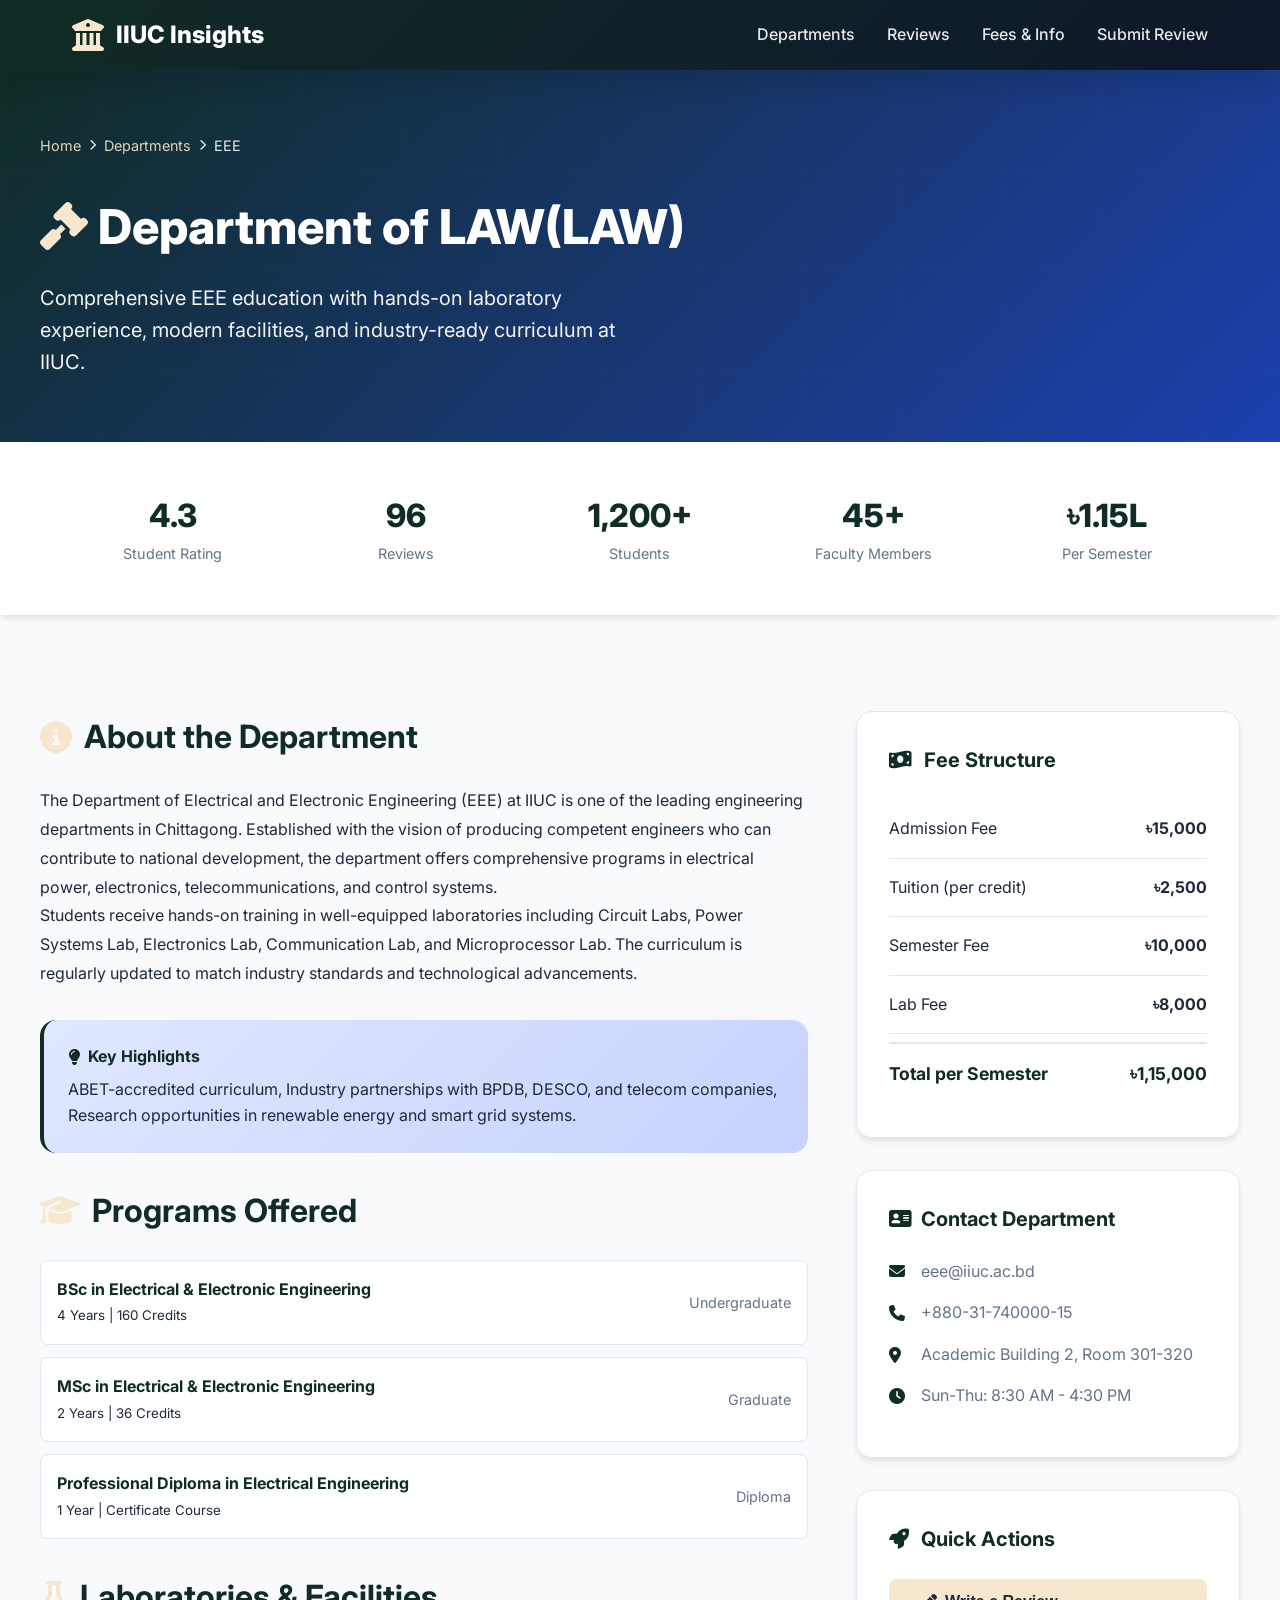
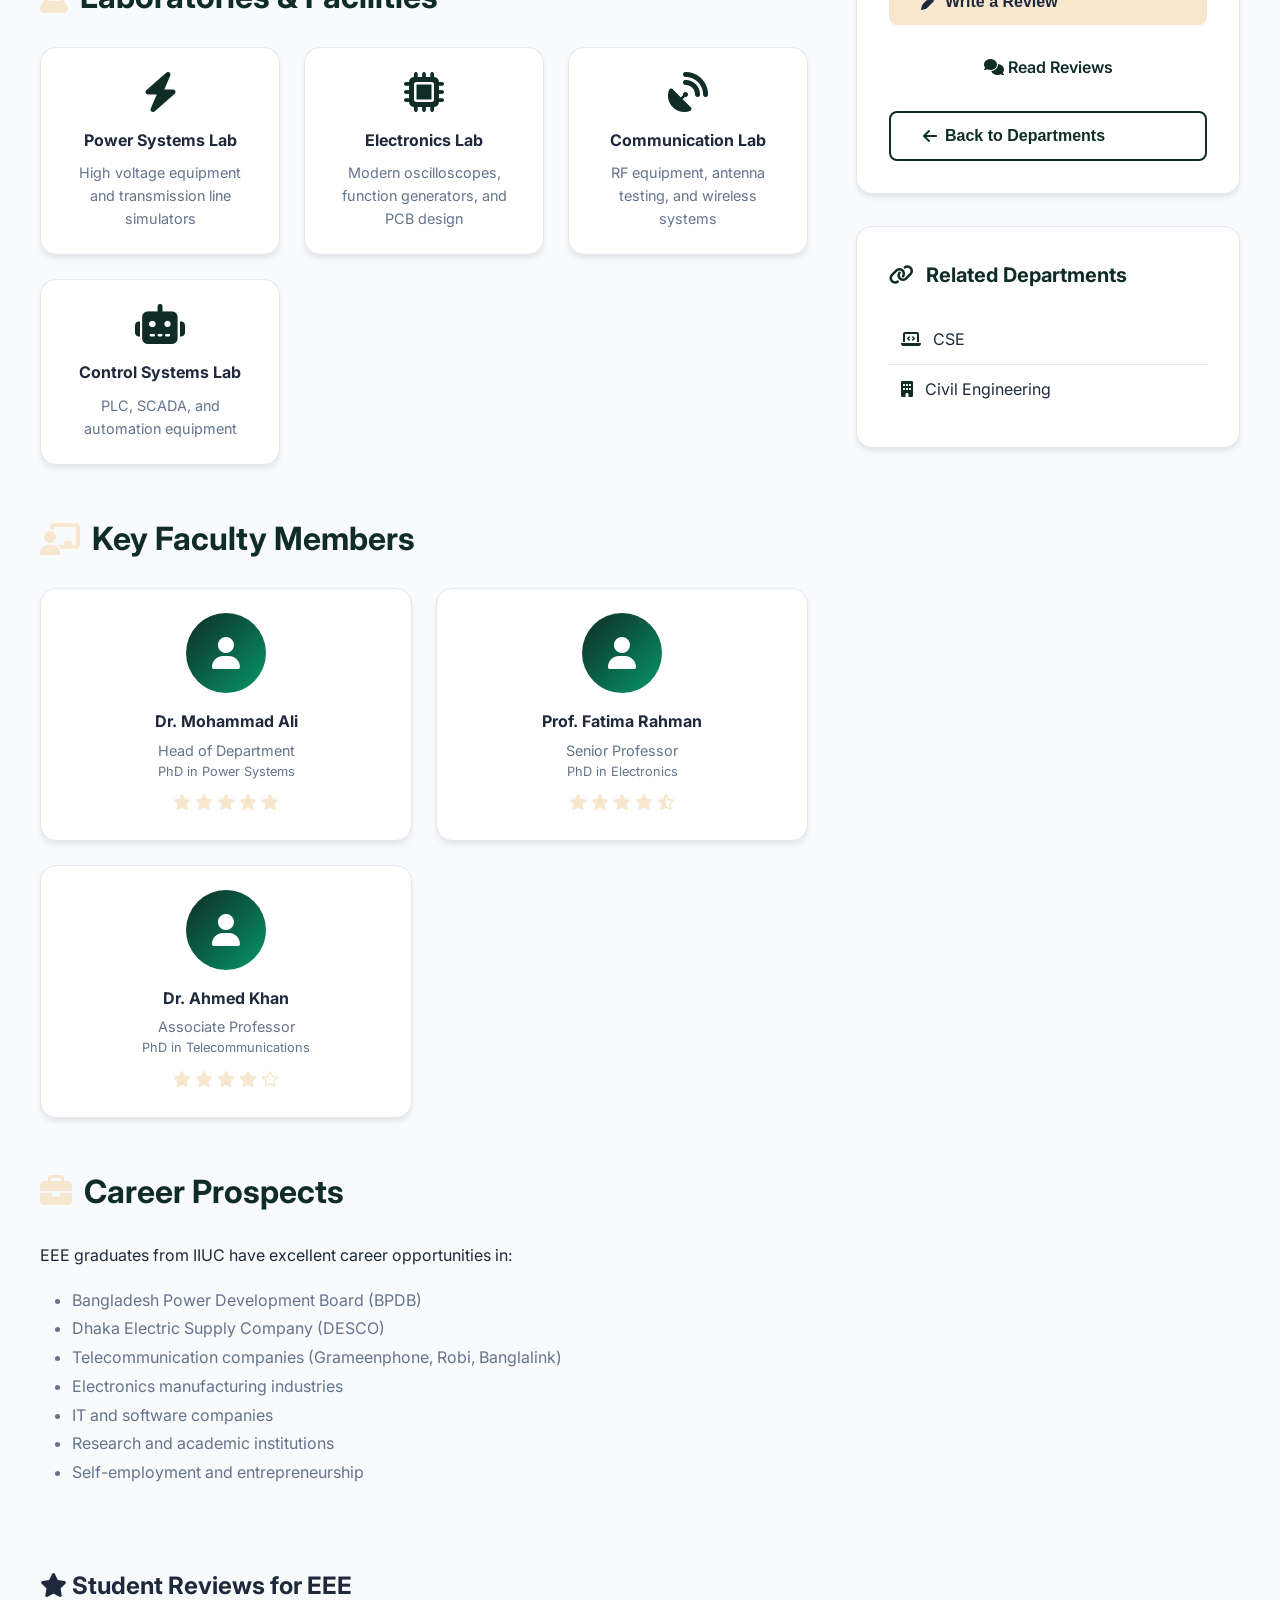
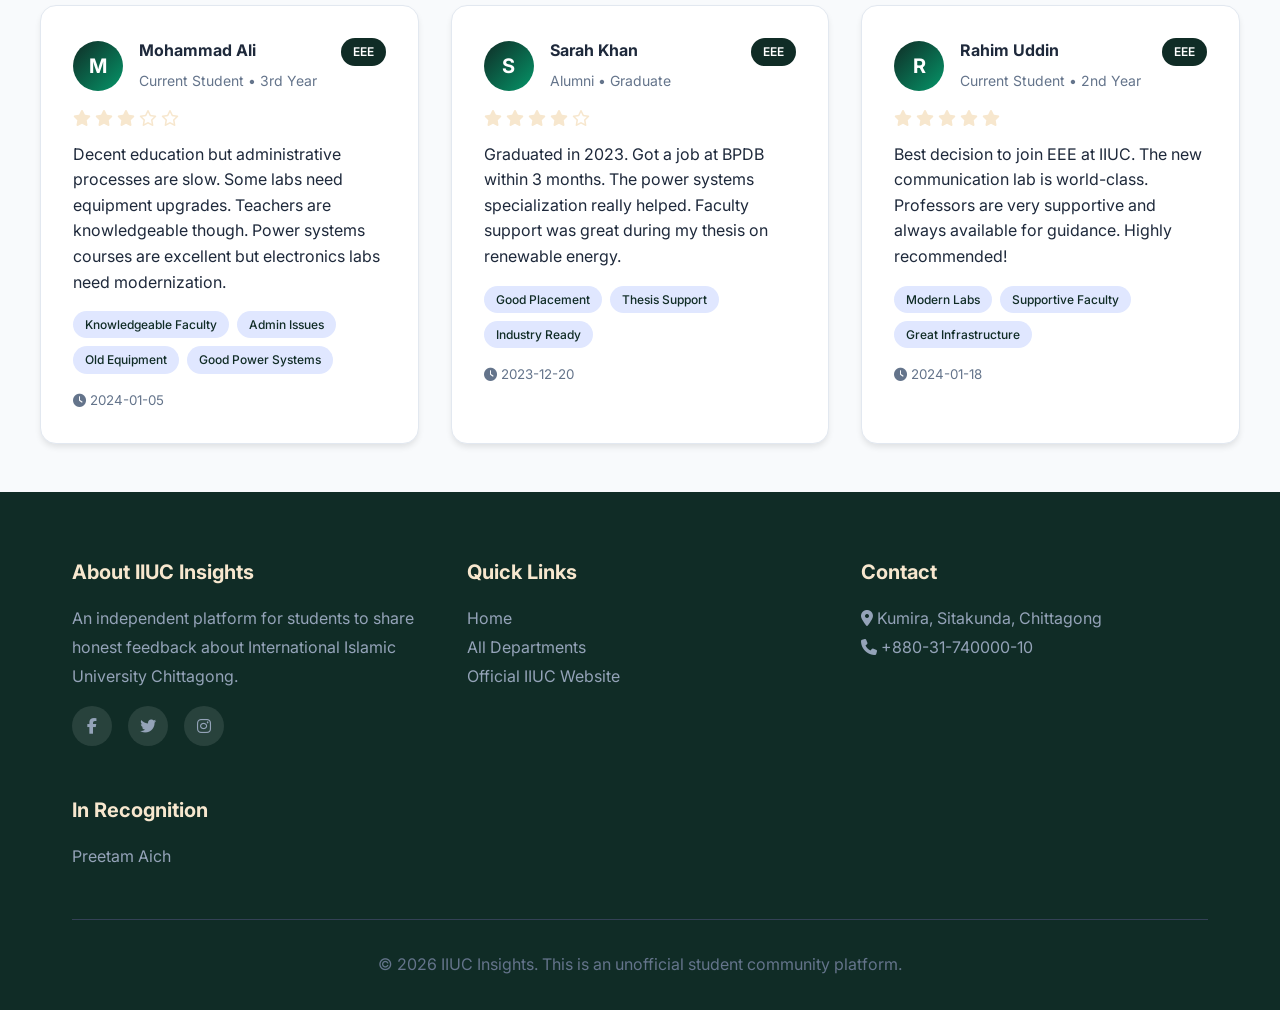
<file: law.html>
<!DOCTYPE html>
<html lang="en">
<head>
    <meta charset="UTF-8">
    <meta name="viewport" content="width=device-width, initial-scale=1.0">
    <title>LAW - IIUC Insights</title>
    <link href="https://cdnjs.cloudflare.com/ajax/libs/font-awesome/6.4.0/css/all.min.css" rel="stylesheet">
    <link rel="stylesheet" href="styles.css">
</head>
<body>

    <!-- Navigation -->
    <nav>
        <div class="nav-container">
            <a href="index.html" class="logo">
                <i class="fas fa-university"></i>
                IIUC Insights
            </a>
            <ul class="nav-links">
                <li><a href="index.html#departments">Departments</a></li>
                <li><a href="index.html#reviews">Reviews</a></li>
                <li><a href="index.html#info">Fees & Info</a></li>
                <li><a href="#" onclick="openModal()">Submit Review</a></li>
            </ul>
            <div class="mobile-menu" onclick="toggleMobileMenu()">
                <i class="fas fa-bars"></i>
            </div>
        </div>
    </nav>

    <!-- Department Hero -->
    <section class="dept-hero">
        <div class="dept-hero-content">
            <div class="breadcrumb">
                <a href="index.html">Home</a>
                <i class="fas fa-chevron-right" style="font-size: 0.7rem;"></i>
                <a href="index.html#departments">Departments</a>
                <i class="fas fa-chevron-right" style="font-size: 0.7rem;"></i>
                <span>EEE</span>
            </div>
            <h1><i class="fas fa-gavel" style="color: var(--accent);"></i> Department of LAW(LAW)</h1>
            <p>Comprehensive EEE education with hands-on laboratory experience, modern facilities, and industry-ready curriculum at IIUC.</p>
        </div>
    </section>

    <!-- Stats Bar -->
    <div class="dept-stats-bar">
        <div class="container">
            <div class="dept-stats-grid">
                <div class="dept-stat">
                    <span class="dept-stat-value">4.3</span>
                    <span class="dept-stat-label">Student Rating</span>
                </div>
                <div class="dept-stat">
                    <span class="dept-stat-value">96</span>
                    <span class="dept-stat-label">Reviews</span>
                </div>
                <div class="dept-stat">
                    <span class="dept-stat-value">1,200+</span>
                    <span class="dept-stat-label">Students</span>
                </div>
                <div class="dept-stat">
                    <span class="dept-stat-value">45+</span>
                    <span class="dept-stat-label">Faculty Members</span>
                </div>
                <div class="dept-stat">
                    <span class="dept-stat-value">৳1.15L</span>
                    <span class="dept-stat-label">Per Semester</span>
                </div>
            </div>
        </div>
    </div>

    <!-- Main Content -->
    <div class="container dept-content">
        <div class="dept-grid-2">
            <!-- Left Column -->
            <div class="dept-main">
                
                <!-- About Section -->
                <h2><i class="fas fa-info-circle"></i> About the Department</h2>
                <div class="about-text">
                    <p>The Department of Electrical and Electronic Engineering (EEE) at IIUC is one of the leading engineering departments in Chittagong. Established with the vision of producing competent engineers who can contribute to national development, the department offers comprehensive programs in electrical power, electronics, telecommunications, and control systems.</p>
                    
                    <p>Students receive hands-on training in well-equipped laboratories including Circuit Labs, Power Systems Lab, Electronics Lab, Communication Lab, and Microprocessor Lab. The curriculum is regularly updated to match industry standards and technological advancements.</p>
                </div>

                <div class="info-box">
                    <h4><i class="fas fa-lightbulb"></i> Key Highlights</h4>
                    <p>ABET-accredited curriculum, Industry partnerships with BPDB, DESCO, and telecom companies, Research opportunities in renewable energy and smart grid systems.</p>
                </div>

                <!-- Programs -->
                <h2><i class="fas fa-graduation-cap"></i> Programs Offered</h2>
                <ul class="programs-list">
                    <li>
                        <div>
                            <strong>BSc in Electrical & Electronic Engineering</strong>
                            <br><small>4 Years | 160 Credits</small>
                        </div>
                        <span>Undergraduate</span>
                    </li>
                    <li>
                        <div>
                            <strong>MSc in Electrical & Electronic Engineering</strong>
                            <br><small>2 Years | 36 Credits</small>
                        </div>
                        <span>Graduate</span>
                    </li>
                    <li>
                        <div>
                            <strong>Professional Diploma in Electrical Engineering</strong>
                            <br><small>1 Year | Certificate Course</small>
                        </div>
                        <span>Diploma</span>
                    </li>
                </ul>

                <!-- Facilities -->
                <h2><i class="fas fa-flask"></i> Laboratories & Facilities</h2>
                <div class="facilities-grid">
                    <div class="facility-item">
                        <i class="fas fa-bolt"></i>
                        <h4>Power Systems Lab</h4>
                        <p>High voltage equipment and transmission line simulators</p>
                    </div>
                    <div class="facility-item">
                        <i class="fas fa-microchip"></i>
                        <h4>Electronics Lab</h4>
                        <p>Modern oscilloscopes, function generators, and PCB design</p>
                    </div>
                    <div class="facility-item">
                        <i class="fas fa-satellite-dish"></i>
                        <h4>Communication Lab</h4>
                        <p>RF equipment, antenna testing, and wireless systems</p>
                    </div>
                    <div class="facility-item">
                        <i class="fas fa-robot"></i>
                        <h4>Control Systems Lab</h4>
                        <p>PLC, SCADA, and automation equipment</p>
                    </div>
                </div>

                <!-- Faculty -->
                <h2><i class="fas fa-chalkboard-teacher"></i> Key Faculty Members</h2>
                <div class="faculty-grid">
                    <div class="faculty-card">
                        <div class="faculty-avatar">
                            <i class="fas fa-user"></i>
                        </div>
                        <h4>Dr. Mohammad Ali</h4>
                        <p>Head of Department</p>
                        <p style="font-size: 0.8rem; color: var(--text-light);">PhD in Power Systems</p>
                        <div class="faculty-rating">
                            <i class="fas fa-star"></i>
                            <i class="fas fa-star"></i>
                            <i class="fas fa-star"></i>
                            <i class="fas fa-star"></i>
                            <i class="fas fa-star"></i>
                        </div>
                    </div>
                    <div class="faculty-card">
                        <div class="faculty-avatar">
                            <i class="fas fa-user"></i>
                        </div>
                        <h4>Prof. Fatima Rahman</h4>
                        <p>Senior Professor</p>
                        <p style="font-size: 0.8rem; color: var(--text-light);">PhD in Electronics</p>
                        <div class="faculty-rating">
                            <i class="fas fa-star"></i>
                            <i class="fas fa-star"></i>
                            <i class="fas fa-star"></i>
                            <i class="fas fa-star"></i>
                            <i class="fas fa-star-half-alt"></i>
                        </div>
                    </div>
                    <div class="faculty-card">
                        <div class="faculty-avatar">
                            <i class="fas fa-user"></i>
                        </div>
                        <h4>Dr. Ahmed Khan</h4>
                        <p>Associate Professor</p>
                        <p style="font-size: 0.8rem; color: var(--text-light);">PhD in Telecommunications</p>
                        <div class="faculty-rating">
                            <i class="fas fa-star"></i>
                            <i class="fas fa-star"></i>
                            <i class="fas fa-star"></i>
                            <i class="fas fa-star"></i>
                            <i class="far fa-star"></i>
                        </div>
                    </div>
                </div>

                <!-- Career Prospects -->
                <h2><i class="fas fa-briefcase"></i> Career Prospects</h2>
                <div class="about-text">
                    <p>EEE graduates from IIUC have excellent career opportunities in:</p>
                    <ul style="margin-left: 2rem; margin-top: 1rem; color: var(--text-light);">
                        <li>Bangladesh Power Development Board (BPDB)</li>
                        <li>Dhaka Electric Supply Company (DESCO)</li>
                        <li>Telecommunication companies (Grameenphone, Robi, Banglalink)</li>
                        <li>Electronics manufacturing industries</li>
                        <li>IT and software companies</li>
                        <li>Research and academic institutions</li>
                        <li>Self-employment and entrepreneurship</li>
                    </ul>
                </div>

            </div>

            <!-- Right Sidebar -->
            <div class="dept-sidebar">
                
                <!-- Fee Structure -->
                <div class="sidebar-card">
                    <h3><i class="fas fa-money-bill-wave"></i> Fee Structure</h3>
                    <div class="fee-item">
                        <span>Admission Fee</span>
                        <strong>৳15,000</strong>
                    </div>
                    <div class="fee-item">
                        <span>Tuition (per credit)</span>
                        <strong>৳2,500</strong>
                    </div>
                    <div class="fee-item">
                        <span>Semester Fee</span>
                        <strong>৳10,000</strong>
                    </div>
                    <div class="fee-item">
                        <span>Lab Fee</span>
                        <strong>৳8,000</strong>
                    </div>
                    <div class="fee-item total">
                        <span>Total per Semester</span>
                        <strong>৳1,15,000</strong>
                    </div>
                </div>

                <!-- Contact Info -->
                <div class="sidebar-card contact-dept">
                    <h3><i class="fas fa-address-card"></i> Contact Department</h3>
                    <p>
                        <i class="fas fa-envelope"></i>
                        eee@iiuc.ac.bd
                    </p>
                    <p>
                        <i class="fas fa-phone"></i>
                        +880-31-740000-15
                    </p>
                    <p>
                        <i class="fas fa-map-marker-alt"></i>
                        Academic Building 2, Room 301-320
                    </p>
                    <p>
                        <i class="fas fa-clock"></i>
                        Sun-Thu: 8:30 AM - 4:30 PM
                    </p>
                </div>

                <!-- Quick Actions -->
                <div class="sidebar-card">
                    <h3><i class="fas fa-rocket"></i> Quick Actions</h3>
                    <button class="btn btn-primary" style="width: 100%; margin-bottom: 1rem;" onclick="openModal()">
                        <i class="fas fa-pen"></i> Write a Review
                    </button>
                    <a href="index.html#reviews" class="btn btn-secondary" style="width: 100%; text-align: center; display: block; margin-bottom: 1rem;">
                        <i class="fas fa-comments"></i> Read Reviews
                    </a>
                    <button class="btn btn-back" style="width: 100%;" onclick="window.location.href='index.html#departments'">
                        <i class="fas fa-arrow-left"></i> Back to Departments
                    </button>
                </div>

                <!-- Related Departments -->
                <div class="sidebar-card">
                    <h3><i class="fas fa-link"></i> Related Departments</h3>
                    <a href="cse.html" style="display: block; padding: 0.75rem; color: var(--text); text-decoration: none; border-bottom: 1px solid var(--border);">
                        <i class="fas fa-laptop-code" style="color: var(--primary); margin-right: 0.5rem;"></i> CSE
                    </a>
                    <a href="civil.html" style="display: block; padding: 0.75rem; color: var(--text); text-decoration: none;">
                        <i class="fas fa-building" style="color: var(--primary); margin-right: 0.5rem;"></i> Civil Engineering
                    </a>
                </div>

            </div>
        </div>

        <!-- Reviews Section for EEE -->
        <h2 style="margin-top: 3rem;"><i class="fas fa-star"></i> Student Reviews for EEE</h2>
        <div class="review-grid" id="eeeReviews">
            <!-- EEE specific reviews will be populated here -->
        </div>
    </div>

    <!-- Footer -->
    <footer>
        <div class="container">
            <div class="footer-grid">
                <div class="footer-section">
                    <h3>About IIUC Insights</h3>
                    <p>An independent platform for students to share honest feedback about International Islamic University Chittagong.</p>
                    <div class="social-links">
                        <a href="#"><i class="fab fa-facebook-f"></i></a>
                        <a href="#"><i class="fab fa-twitter"></i></a>
                        <a href="#"><i class="fab fa-instagram"></i></a>
                    </div>
                </div>
                <div class="footer-section">
                    <h3>Quick Links</h3>
                    <p><a href="index.html">Home</a></p>
                    <p><a href="index.html#departments">All Departments</a></p>
                    <p><a href="https://www.iiuc.ac.bd" target="_blank">Official IIUC Website</a></p>
                </div>
                <div class="footer-section">
                    <h3>Contact</h3>
                    <p><i class="fas fa-map-marker-alt"></i> Kumira, Sitakunda, Chittagong</p>
                    <p><i class="fas fa-phone"></i> +880-31-740000-10</p>
                </div>
                <div class="footer-section">
                    <h3>In Recognition</h3>
                    <p><a href="https://www.facebook.com/preetam.aich">Preetam Aich</a></p>
                    <p style="display:none;"><a href="#">Fee Structure Details</a></p>
                    <p style="display:none;"><a href="#">Campus Map</a></p>
                    <p style="display:none;"><a href="#">FAQ</a></p>
                </div>
            </div>
            <div class="footer-bottom">
                <p>&copy; 2026 IIUC Insights. This is an unofficial student community platform.</p>
            </div>
        </div>
    </footer>

    <!-- Review Modal -->
    <div class="modal" id="reviewModal">
        <div class="modal-content">
            <div class="modal-header">
                <h2>Share Your EEE Experience</h2>
                <p>Your honest feedback helps future students make better decisions</p>
                <button class="close-btn" onclick="closeModal()">&times;</button>
            </div>
            <div class="modal-body">
                <form id="reviewForm" onsubmit="submitReview(event)">
                    <div class="form-group">
                        <label>Your Name</label>
                        <input type="text" id="reviewerName" required placeholder="Enter your name">
                    </div>
                    
                    <div class="form-group">
                        <label>Status</label>
                        <select id="reviewerStatus" required>
                            <option value="">Select Status</option>
                            <option value="Current Student">Current Student</option>
                            <option value="Alumni">Alumni</option>
                            <option value="Former Student">Former Student</option>
                        </select>
                    </div>

                    <div class="form-group">
                        <label>Year/Semester</label>
                        <input type="text" placeholder="e.g., 3rd Year, 2nd Semester">
                    </div>

                    <div class="form-group">
                        <label>Overall Rating</label>
                        <div class="star-rating" id="starRating">
                            <i class="fas fa-star" onclick="setRating(1)"></i>
                            <i class="fas fa-star" onclick="setRating(2)"></i>
                            <i class="fas fa-star" onclick="setRating(3)"></i>
                            <i class="fas fa-star" onclick="setRating(4)"></i>
                            <i class="fas fa-star" onclick="setRating(5)"></i>
                        </div>
                        <input type="hidden" id="ratingValue" required>
                    </div>

                    <div class="form-group">
                        <label>Your Review</label>
                        <textarea id="reviewText" required placeholder="Share your experience about labs, teachers, facilities, etc..."></textarea>
                    </div>

                    <div class="form-group">
                        <label>Pros (comma separated)</label>
                        <input type="text" id="pros" placeholder="e.g., Good lab equipment, Helpful teachers">
                    </div>

                    <div class="form-group">
                        <label>Cons (comma separated)</label>
                        <input type="text" id="cons" placeholder="e.g., Limited lab hours, Expensive equipment">
                    </div>

                    <button type="submit" class="submit-btn">
                        <i class="fas fa-paper-plane"></i>
                        Submit Review
                    </button>
                </form>
            </div>
        </div>
    </div>

    <!-- Toast -->
    <div class="toast" id="toast">
        <i class="fas fa-check-circle"></i>
        <span>Review submitted successfully!</span>
    </div>

    <script>
        // EEE Specific Reviews
        const eeeReviews = [
            {
                id: 1,
                name: "Mohammad Ali",
                status: "Current Student",
                rating: 3,
                text: "Decent education but administrative processes are slow. Some labs need equipment upgrades. Teachers are knowledgeable though. Power systems courses are excellent but electronics labs need modernization.",
                date: "2024-01-05",
                tags: ["Knowledgeable Faculty", "Admin Issues", "Old Equipment", "Good Power Systems"],
                year: "3rd Year"
            },
            {
                id: 2,
                name: "Sarah Khan",
                status: "Alumni",
                rating: 4,
                text: "Graduated in 2023. Got a job at BPDB within 3 months. The power systems specialization really helped. Faculty support was great during my thesis on renewable energy.",
                date: "2023-12-20",
                tags: ["Good Placement", "Thesis Support", "Industry Ready"],
                year: "Graduate"
            },
            {
                id: 3,
                name: "Rahim Uddin",
                status: "Current Student",
                rating: 5,
                text: "Best decision to join EEE at IIUC. The new communication lab is world-class. Professors are very supportive and always available for guidance. Highly recommended!",
                date: "2024-01-18",
                tags: ["Modern Labs", "Supportive Faculty", "Great Infrastructure"],
                year: "2nd Year"
            }
        ];

        let currentRating = 0;

        // Initialize
        document.addEventListener('DOMContentLoaded', function() {
            renderEEEReviews();
        });

        // Render EEE Reviews
        function renderEEEReviews() {
            const container = document.getElementById('eeeReviews');
            container.innerHTML = eeeReviews.map(r => createReviewCard(r)).join('');
        }

        function createReviewCard(review) {
            const stars = generateStars(review.rating);
            return `
                <div class="review-card">
                    <div class="review-header">
                        <div class="reviewer-info">
                            <div class="avatar">${review.name.charAt(0)}</div>
                            <div class="reviewer-details">
                                <h4>${review.name}</h4>
                                <span>${review.status} • ${review.year}</span>
                            </div>
                        </div>
                        <span class="review-badge">EEE</span>
                    </div>
                    <div class="review-rating">
                        ${stars}
                    </div>
                    <p class="review-content">${review.text}</p>
                    <div class="review-tags">
                        ${review.tags.map(tag => `<span class="tag">${tag}</span>`).join('')}
                    </div>
                    <small class="review-date">
                        <i class="fas fa-clock"></i> ${review.date}
                    </small>
                </div>
            `;
        }

        function generateStars(rating) {
            let stars = '';
            for (let i = 1; i <= 5; i++) {
                if (i <= rating) {
                    stars += '<i class="fas fa-star"></i>';
                } else if (i - 0.5 <= rating) {
                    stars += '<i class="fas fa-star-half-alt"></i>';
                } else {
                    stars += '<i class="far fa-star"></i>';
                }
            }
            return stars;
        }

        // Modal Functions
        function openModal() {
            document.getElementById('reviewModal').classList.add('active');
            document.body.style.overflow = 'hidden';
        }

        function closeModal() {
            document.getElementById('reviewModal').classList.remove('active');
            document.body.style.overflow = 'auto';
        }

        // Star Rating
        function setRating(rating) {
            currentRating = rating;
            document.getElementById('ratingValue').value = rating;
            const stars = document.querySelectorAll('#starRating i');
            stars.forEach((star, index) => {
                if (index < rating) {
                    star.classList.add('active');
                } else {
                    star.classList.remove('active');
                }
            });
        }

        // Submit Review
        function submitReview(e) {
            e.preventDefault();
            
            const newReview = {
                id: eeeReviews.length + 1,
                name: document.getElementById('reviewerName').value,
                status: document.getElementById('reviewerStatus').value,
                rating: parseInt(document.getElementById('ratingValue').value),
                text: document.getElementById('reviewText').value,
                date: new Date().toISOString().split('T')[0],
                tags: [...document.getElementById('pros').value.split(',').map(t => t.trim()).filter(t => t), 
                       ...document.getElementById('cons').value.split(',').map(t => t.trim()).filter(t => t)],
                year: "Just Now"
            };

            eeeReviews.unshift(newReview);
            renderEEEReviews();
            closeModal();
            showToast();
            document.getElementById('reviewForm').reset();
            setRating(0);
        }

        // Toast
        function showToast() {
            const toast = document.getElementById('toast');
            toast.classList.add('show');
            setTimeout(() => {
                toast.classList.remove('show');
            }, 3000);
        }

        // Close modal on outside click
        window.onclick = function(event) {
            const modal = document.getElementById('reviewModal');
            if (event.target === modal) {
                closeModal();
            }
        }

        // Mobile Menu Toggle
        function toggleMobileMenu() {
            const navLinks = document.querySelector('.nav-links');
            navLinks.style.display = navLinks.style.display === 'flex' ? 'none' : 'flex';
        }
    </script>
</body>

</html>
</file>
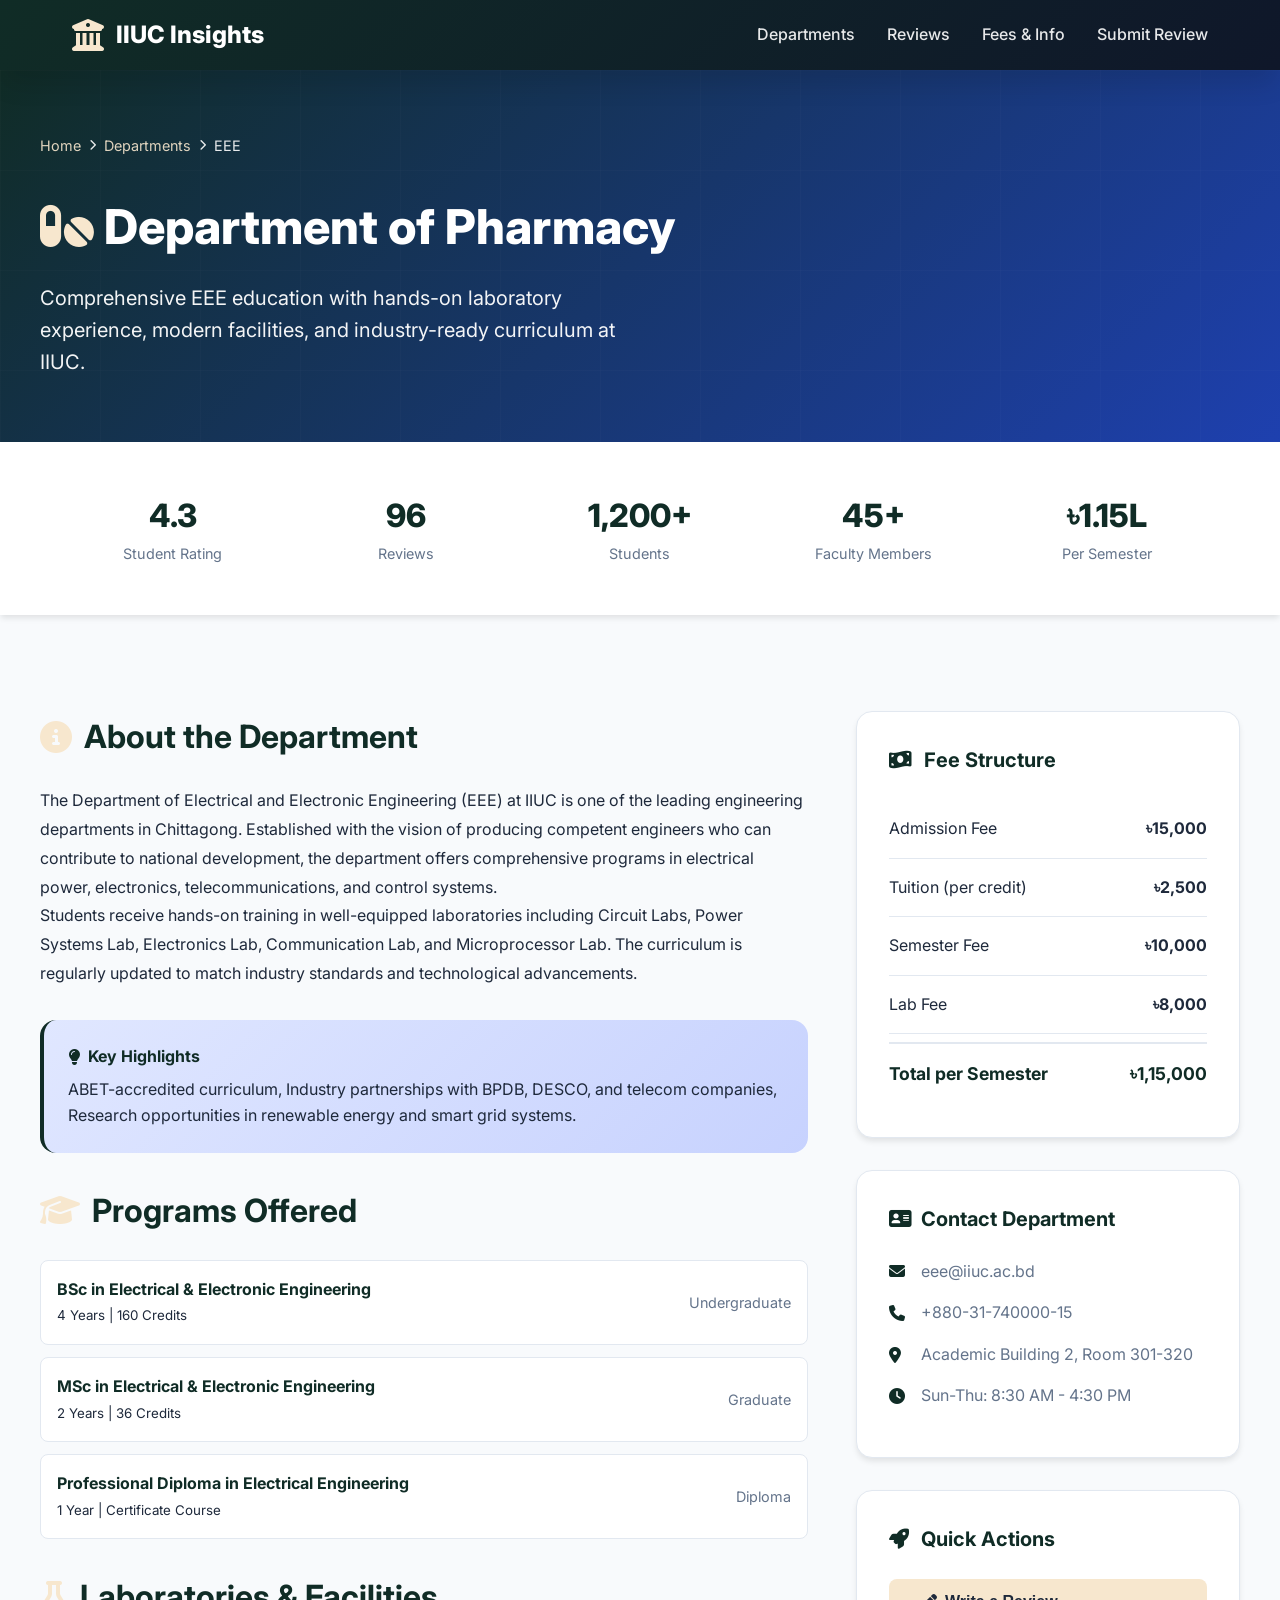
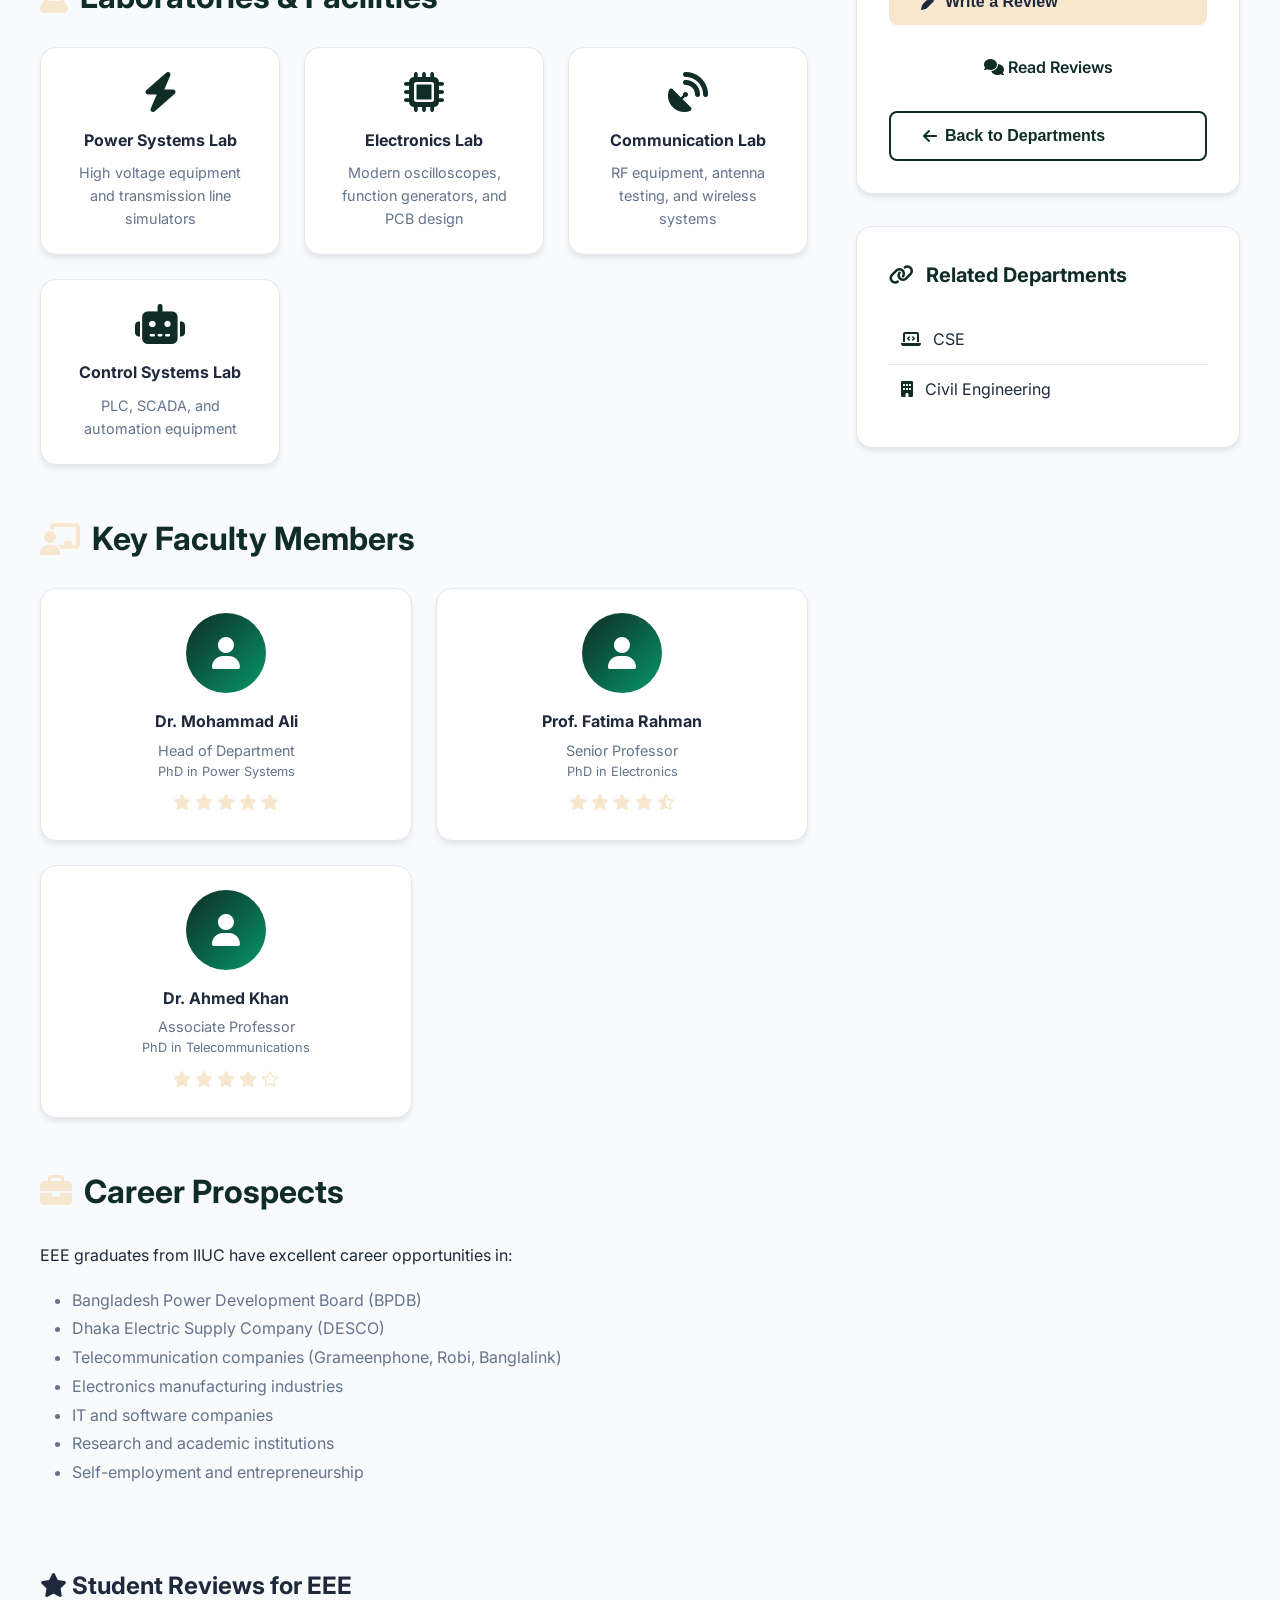
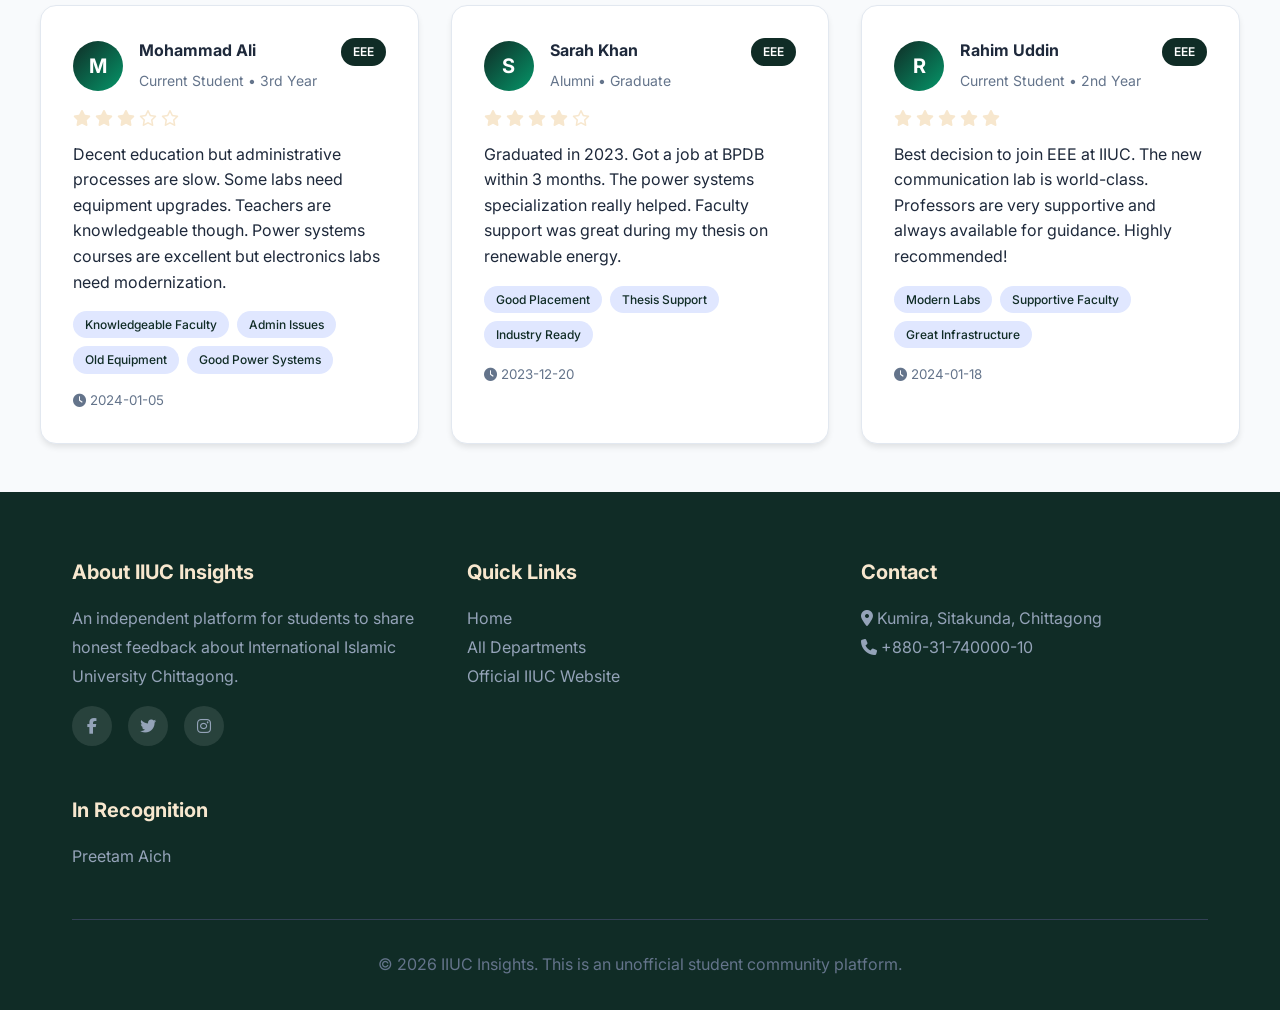
<file: pharmacy.html>
<!DOCTYPE html>
<html lang="en">
<head>
    <meta charset="UTF-8">
    <meta name="viewport" content="width=device-width, initial-scale=1.0">
    <title>Pharmacy - IIUC Insights</title>
    <link href="https://cdnjs.cloudflare.com/ajax/libs/font-awesome/6.4.0/css/all.min.css" rel="stylesheet">
    <link rel="stylesheet" href="styles.css">
</head>
<body>

    <!-- Navigation -->
    <nav>
        <div class="nav-container">
            <a href="index.html" class="logo">
                <i class="fas fa-university"></i>
                IIUC Insights
            </a>
            <ul class="nav-links">
                <li><a href="index.html#departments">Departments</a></li>
                <li><a href="index.html#reviews">Reviews</a></li>
                <li><a href="index.html#info">Fees & Info</a></li>
                <li><a href="#" onclick="openModal()">Submit Review</a></li>
            </ul>
            <div class="mobile-menu" onclick="toggleMobileMenu()">
                <i class="fas fa-bars"></i>
            </div>
        </div>
    </nav>

    <!-- Department Hero -->
    <section class="dept-hero">
        <div class="dept-hero-content">
            <div class="breadcrumb">
                <a href="index.html">Home</a>
                <i class="fas fa-chevron-right" style="font-size: 0.7rem;"></i>
                <a href="index.html#departments">Departments</a>
                <i class="fas fa-chevron-right" style="font-size: 0.7rem;"></i>
                <span>EEE</span>
            </div>
            <h1><i class="fas fa-pills" style="color: var(--accent);"></i> Department of Pharmacy</h1>
            <p>Comprehensive EEE education with hands-on laboratory experience, modern facilities, and industry-ready curriculum at IIUC.</p>
        </div>
    </section>

    <!-- Stats Bar -->
    <div class="dept-stats-bar">
        <div class="container">
            <div class="dept-stats-grid">
                <div class="dept-stat">
                    <span class="dept-stat-value">4.3</span>
                    <span class="dept-stat-label">Student Rating</span>
                </div>
                <div class="dept-stat">
                    <span class="dept-stat-value">96</span>
                    <span class="dept-stat-label">Reviews</span>
                </div>
                <div class="dept-stat">
                    <span class="dept-stat-value">1,200+</span>
                    <span class="dept-stat-label">Students</span>
                </div>
                <div class="dept-stat">
                    <span class="dept-stat-value">45+</span>
                    <span class="dept-stat-label">Faculty Members</span>
                </div>
                <div class="dept-stat">
                    <span class="dept-stat-value">৳1.15L</span>
                    <span class="dept-stat-label">Per Semester</span>
                </div>
            </div>
        </div>
    </div>

    <!-- Main Content -->
    <div class="container dept-content">
        <div class="dept-grid-2">
            <!-- Left Column -->
            <div class="dept-main">
                
                <!-- About Section -->
                <h2><i class="fas fa-info-circle"></i> About the Department</h2>
                <div class="about-text">
                    <p>The Department of Electrical and Electronic Engineering (EEE) at IIUC is one of the leading engineering departments in Chittagong. Established with the vision of producing competent engineers who can contribute to national development, the department offers comprehensive programs in electrical power, electronics, telecommunications, and control systems.</p>
                    
                    <p>Students receive hands-on training in well-equipped laboratories including Circuit Labs, Power Systems Lab, Electronics Lab, Communication Lab, and Microprocessor Lab. The curriculum is regularly updated to match industry standards and technological advancements.</p>
                </div>

                <div class="info-box">
                    <h4><i class="fas fa-lightbulb"></i> Key Highlights</h4>
                    <p>ABET-accredited curriculum, Industry partnerships with BPDB, DESCO, and telecom companies, Research opportunities in renewable energy and smart grid systems.</p>
                </div>

                <!-- Programs -->
                <h2><i class="fas fa-graduation-cap"></i> Programs Offered</h2>
                <ul class="programs-list">
                    <li>
                        <div>
                            <strong>BSc in Electrical & Electronic Engineering</strong>
                            <br><small>4 Years | 160 Credits</small>
                        </div>
                        <span>Undergraduate</span>
                    </li>
                    <li>
                        <div>
                            <strong>MSc in Electrical & Electronic Engineering</strong>
                            <br><small>2 Years | 36 Credits</small>
                        </div>
                        <span>Graduate</span>
                    </li>
                    <li>
                        <div>
                            <strong>Professional Diploma in Electrical Engineering</strong>
                            <br><small>1 Year | Certificate Course</small>
                        </div>
                        <span>Diploma</span>
                    </li>
                </ul>

                <!-- Facilities -->
                <h2><i class="fas fa-flask"></i> Laboratories & Facilities</h2>
                <div class="facilities-grid">
                    <div class="facility-item">
                        <i class="fas fa-bolt"></i>
                        <h4>Power Systems Lab</h4>
                        <p>High voltage equipment and transmission line simulators</p>
                    </div>
                    <div class="facility-item">
                        <i class="fas fa-microchip"></i>
                        <h4>Electronics Lab</h4>
                        <p>Modern oscilloscopes, function generators, and PCB design</p>
                    </div>
                    <div class="facility-item">
                        <i class="fas fa-satellite-dish"></i>
                        <h4>Communication Lab</h4>
                        <p>RF equipment, antenna testing, and wireless systems</p>
                    </div>
                    <div class="facility-item">
                        <i class="fas fa-robot"></i>
                        <h4>Control Systems Lab</h4>
                        <p>PLC, SCADA, and automation equipment</p>
                    </div>
                </div>

                <!-- Faculty -->
                <h2><i class="fas fa-chalkboard-teacher"></i> Key Faculty Members</h2>
                <div class="faculty-grid">
                    <div class="faculty-card">
                        <div class="faculty-avatar">
                            <i class="fas fa-user"></i>
                        </div>
                        <h4>Dr. Mohammad Ali</h4>
                        <p>Head of Department</p>
                        <p style="font-size: 0.8rem; color: var(--text-light);">PhD in Power Systems</p>
                        <div class="faculty-rating">
                            <i class="fas fa-star"></i>
                            <i class="fas fa-star"></i>
                            <i class="fas fa-star"></i>
                            <i class="fas fa-star"></i>
                            <i class="fas fa-star"></i>
                        </div>
                    </div>
                    <div class="faculty-card">
                        <div class="faculty-avatar">
                            <i class="fas fa-user"></i>
                        </div>
                        <h4>Prof. Fatima Rahman</h4>
                        <p>Senior Professor</p>
                        <p style="font-size: 0.8rem; color: var(--text-light);">PhD in Electronics</p>
                        <div class="faculty-rating">
                            <i class="fas fa-star"></i>
                            <i class="fas fa-star"></i>
                            <i class="fas fa-star"></i>
                            <i class="fas fa-star"></i>
                            <i class="fas fa-star-half-alt"></i>
                        </div>
                    </div>
                    <div class="faculty-card">
                        <div class="faculty-avatar">
                            <i class="fas fa-user"></i>
                        </div>
                        <h4>Dr. Ahmed Khan</h4>
                        <p>Associate Professor</p>
                        <p style="font-size: 0.8rem; color: var(--text-light);">PhD in Telecommunications</p>
                        <div class="faculty-rating">
                            <i class="fas fa-star"></i>
                            <i class="fas fa-star"></i>
                            <i class="fas fa-star"></i>
                            <i class="fas fa-star"></i>
                            <i class="far fa-star"></i>
                        </div>
                    </div>
                </div>

                <!-- Career Prospects -->
                <h2><i class="fas fa-briefcase"></i> Career Prospects</h2>
                <div class="about-text">
                    <p>EEE graduates from IIUC have excellent career opportunities in:</p>
                    <ul style="margin-left: 2rem; margin-top: 1rem; color: var(--text-light);">
                        <li>Bangladesh Power Development Board (BPDB)</li>
                        <li>Dhaka Electric Supply Company (DESCO)</li>
                        <li>Telecommunication companies (Grameenphone, Robi, Banglalink)</li>
                        <li>Electronics manufacturing industries</li>
                        <li>IT and software companies</li>
                        <li>Research and academic institutions</li>
                        <li>Self-employment and entrepreneurship</li>
                    </ul>
                </div>

            </div>

            <!-- Right Sidebar -->
            <div class="dept-sidebar">
                
                <!-- Fee Structure -->
                <div class="sidebar-card">
                    <h3><i class="fas fa-money-bill-wave"></i> Fee Structure</h3>
                    <div class="fee-item">
                        <span>Admission Fee</span>
                        <strong>৳15,000</strong>
                    </div>
                    <div class="fee-item">
                        <span>Tuition (per credit)</span>
                        <strong>৳2,500</strong>
                    </div>
                    <div class="fee-item">
                        <span>Semester Fee</span>
                        <strong>৳10,000</strong>
                    </div>
                    <div class="fee-item">
                        <span>Lab Fee</span>
                        <strong>৳8,000</strong>
                    </div>
                    <div class="fee-item total">
                        <span>Total per Semester</span>
                        <strong>৳1,15,000</strong>
                    </div>
                </div>

                <!-- Contact Info -->
                <div class="sidebar-card contact-dept">
                    <h3><i class="fas fa-address-card"></i> Contact Department</h3>
                    <p>
                        <i class="fas fa-envelope"></i>
                        eee@iiuc.ac.bd
                    </p>
                    <p>
                        <i class="fas fa-phone"></i>
                        +880-31-740000-15
                    </p>
                    <p>
                        <i class="fas fa-map-marker-alt"></i>
                        Academic Building 2, Room 301-320
                    </p>
                    <p>
                        <i class="fas fa-clock"></i>
                        Sun-Thu: 8:30 AM - 4:30 PM
                    </p>
                </div>

                <!-- Quick Actions -->
                <div class="sidebar-card">
                    <h3><i class="fas fa-rocket"></i> Quick Actions</h3>
                    <button class="btn btn-primary" style="width: 100%; margin-bottom: 1rem;" onclick="openModal()">
                        <i class="fas fa-pen"></i> Write a Review
                    </button>
                    <a href="index.html#reviews" class="btn btn-secondary" style="width: 100%; text-align: center; display: block; margin-bottom: 1rem;">
                        <i class="fas fa-comments"></i> Read Reviews
                    </a>
                    <button class="btn btn-back" style="width: 100%;" onclick="window.location.href='index.html#departments'">
                        <i class="fas fa-arrow-left"></i> Back to Departments
                    </button>
                </div>

                <!-- Related Departments -->
                <div class="sidebar-card">
                    <h3><i class="fas fa-link"></i> Related Departments</h3>
                    <a href="cse.html" style="display: block; padding: 0.75rem; color: var(--text); text-decoration: none; border-bottom: 1px solid var(--border);">
                        <i class="fas fa-laptop-code" style="color: var(--primary); margin-right: 0.5rem;"></i> CSE
                    </a>
                    <a href="civil.html" style="display: block; padding: 0.75rem; color: var(--text); text-decoration: none;">
                        <i class="fas fa-building" style="color: var(--primary); margin-right: 0.5rem;"></i> Civil Engineering
                    </a>
                </div>

            </div>
        </div>

        <!-- Reviews Section for EEE -->
        <h2 style="margin-top: 3rem;"><i class="fas fa-star"></i> Student Reviews for EEE</h2>
        <div class="review-grid" id="eeeReviews">
            <!-- EEE specific reviews will be populated here -->
        </div>
    </div>

    <!-- Footer -->
    <footer>
        <div class="container">
            <div class="footer-grid">
                <div class="footer-section">
                    <h3>About IIUC Insights</h3>
                    <p>An independent platform for students to share honest feedback about International Islamic University Chittagong.</p>
                    <div class="social-links">
                        <a href="#"><i class="fab fa-facebook-f"></i></a>
                        <a href="#"><i class="fab fa-twitter"></i></a>
                        <a href="#"><i class="fab fa-instagram"></i></a>
                    </div>
                </div>
                <div class="footer-section">
                    <h3>Quick Links</h3>
                    <p><a href="index.html">Home</a></p>
                    <p><a href="index.html#departments">All Departments</a></p>
                    <p><a href="https://www.iiuc.ac.bd" target="_blank">Official IIUC Website</a></p>
                </div>
                <div class="footer-section">
                    <h3>Contact</h3>
                    <p><i class="fas fa-map-marker-alt"></i> Kumira, Sitakunda, Chittagong</p>
                    <p><i class="fas fa-phone"></i> +880-31-740000-10</p>
                </div>
                <div class="footer-section">
                    <h3>In Recognition</h3>
                    <p><a href="https://www.facebook.com/preetam.aich">Preetam Aich</a></p>
                    <p style="display:none;"><a href="#">Fee Structure Details</a></p>
                    <p style="display:none;"><a href="#">Campus Map</a></p>
                    <p style="display:none;"><a href="#">FAQ</a></p>
                </div>
            </div>
            <div class="footer-bottom">
                <p>&copy; 2026 IIUC Insights. This is an unofficial student community platform.</p>
            </div>
        </div>
    </footer>

    <!-- Review Modal -->
    <div class="modal" id="reviewModal">
        <div class="modal-content">
            <div class="modal-header">
                <h2>Share Your EEE Experience</h2>
                <p>Your honest feedback helps future students make better decisions</p>
                <button class="close-btn" onclick="closeModal()">&times;</button>
            </div>
            <div class="modal-body">
                <form id="reviewForm" onsubmit="submitReview(event)">
                    <div class="form-group">
                        <label>Your Name</label>
                        <input type="text" id="reviewerName" required placeholder="Enter your name">
                    </div>
                    
                    <div class="form-group">
                        <label>Status</label>
                        <select id="reviewerStatus" required>
                            <option value="">Select Status</option>
                            <option value="Current Student">Current Student</option>
                            <option value="Alumni">Alumni</option>
                            <option value="Former Student">Former Student</option>
                        </select>
                    </div>

                    <div class="form-group">
                        <label>Year/Semester</label>
                        <input type="text" placeholder="e.g., 3rd Year, 2nd Semester">
                    </div>

                    <div class="form-group">
                        <label>Overall Rating</label>
                        <div class="star-rating" id="starRating">
                            <i class="fas fa-star" onclick="setRating(1)"></i>
                            <i class="fas fa-star" onclick="setRating(2)"></i>
                            <i class="fas fa-star" onclick="setRating(3)"></i>
                            <i class="fas fa-star" onclick="setRating(4)"></i>
                            <i class="fas fa-star" onclick="setRating(5)"></i>
                        </div>
                        <input type="hidden" id="ratingValue" required>
                    </div>

                    <div class="form-group">
                        <label>Your Review</label>
                        <textarea id="reviewText" required placeholder="Share your experience about labs, teachers, facilities, etc..."></textarea>
                    </div>

                    <div class="form-group">
                        <label>Pros (comma separated)</label>
                        <input type="text" id="pros" placeholder="e.g., Good lab equipment, Helpful teachers">
                    </div>

                    <div class="form-group">
                        <label>Cons (comma separated)</label>
                        <input type="text" id="cons" placeholder="e.g., Limited lab hours, Expensive equipment">
                    </div>

                    <button type="submit" class="submit-btn">
                        <i class="fas fa-paper-plane"></i>
                        Submit Review
                    </button>
                </form>
            </div>
        </div>
    </div>

    <!-- Toast -->
    <div class="toast" id="toast">
        <i class="fas fa-check-circle"></i>
        <span>Review submitted successfully!</span>
    </div>

    <script>
        // EEE Specific Reviews
        const eeeReviews = [
            {
                id: 1,
                name: "Mohammad Ali",
                status: "Current Student",
                rating: 3,
                text: "Decent education but administrative processes are slow. Some labs need equipment upgrades. Teachers are knowledgeable though. Power systems courses are excellent but electronics labs need modernization.",
                date: "2024-01-05",
                tags: ["Knowledgeable Faculty", "Admin Issues", "Old Equipment", "Good Power Systems"],
                year: "3rd Year"
            },
            {
                id: 2,
                name: "Sarah Khan",
                status: "Alumni",
                rating: 4,
                text: "Graduated in 2023. Got a job at BPDB within 3 months. The power systems specialization really helped. Faculty support was great during my thesis on renewable energy.",
                date: "2023-12-20",
                tags: ["Good Placement", "Thesis Support", "Industry Ready"],
                year: "Graduate"
            },
            {
                id: 3,
                name: "Rahim Uddin",
                status: "Current Student",
                rating: 5,
                text: "Best decision to join EEE at IIUC. The new communication lab is world-class. Professors are very supportive and always available for guidance. Highly recommended!",
                date: "2024-01-18",
                tags: ["Modern Labs", "Supportive Faculty", "Great Infrastructure"],
                year: "2nd Year"
            }
        ];

        let currentRating = 0;

        // Initialize
        document.addEventListener('DOMContentLoaded', function() {
            renderEEEReviews();
        });

        // Render EEE Reviews
        function renderEEEReviews() {
            const container = document.getElementById('eeeReviews');
            container.innerHTML = eeeReviews.map(r => createReviewCard(r)).join('');
        }

        function createReviewCard(review) {
            const stars = generateStars(review.rating);
            return `
                <div class="review-card">
                    <div class="review-header">
                        <div class="reviewer-info">
                            <div class="avatar">${review.name.charAt(0)}</div>
                            <div class="reviewer-details">
                                <h4>${review.name}</h4>
                                <span>${review.status} • ${review.year}</span>
                            </div>
                        </div>
                        <span class="review-badge">EEE</span>
                    </div>
                    <div class="review-rating">
                        ${stars}
                    </div>
                    <p class="review-content">${review.text}</p>
                    <div class="review-tags">
                        ${review.tags.map(tag => `<span class="tag">${tag}</span>`).join('')}
                    </div>
                    <small class="review-date">
                        <i class="fas fa-clock"></i> ${review.date}
                    </small>
                </div>
            `;
        }

        function generateStars(rating) {
            let stars = '';
            for (let i = 1; i <= 5; i++) {
                if (i <= rating) {
                    stars += '<i class="fas fa-star"></i>';
                } else if (i - 0.5 <= rating) {
                    stars += '<i class="fas fa-star-half-alt"></i>';
                } else {
                    stars += '<i class="far fa-star"></i>';
                }
            }
            return stars;
        }

        // Modal Functions
        function openModal() {
            document.getElementById('reviewModal').classList.add('active');
            document.body.style.overflow = 'hidden';
        }

        function closeModal() {
            document.getElementById('reviewModal').classList.remove('active');
            document.body.style.overflow = 'auto';
        }

        // Star Rating
        function setRating(rating) {
            currentRating = rating;
            document.getElementById('ratingValue').value = rating;
            const stars = document.querySelectorAll('#starRating i');
            stars.forEach((star, index) => {
                if (index < rating) {
                    star.classList.add('active');
                } else {
                    star.classList.remove('active');
                }
            });
        }

        // Submit Review
        function submitReview(e) {
            e.preventDefault();
            
            const newReview = {
                id: eeeReviews.length + 1,
                name: document.getElementById('reviewerName').value,
                status: document.getElementById('reviewerStatus').value,
                rating: parseInt(document.getElementById('ratingValue').value),
                text: document.getElementById('reviewText').value,
                date: new Date().toISOString().split('T')[0],
                tags: [...document.getElementById('pros').value.split(',').map(t => t.trim()).filter(t => t), 
                       ...document.getElementById('cons').value.split(',').map(t => t.trim()).filter(t => t)],
                year: "Just Now"
            };

            eeeReviews.unshift(newReview);
            renderEEEReviews();
            closeModal();
            showToast();
            document.getElementById('reviewForm').reset();
            setRating(0);
        }

        // Toast
        function showToast() {
            const toast = document.getElementById('toast');
            toast.classList.add('show');
            setTimeout(() => {
                toast.classList.remove('show');
            }, 3000);
        }

        // Close modal on outside click
        window.onclick = function(event) {
            const modal = document.getElementById('reviewModal');
            if (event.target === modal) {
                closeModal();
            }
        }

        // Mobile Menu Toggle
        function toggleMobileMenu() {
            const navLinks = document.querySelector('.nav-links');
            navLinks.style.display = navLinks.style.display === 'flex' ? 'none' : 'flex';
        }
    </script>
</body>
</html>
</file>
<file: styles.css>
@import url('https://fonts.googleapis.com/css2?family=Inter:wght@300;400;500;600;700;800&display=swap');

:root {
    --primary: #102C26;
    --primary-light: #3b82f6;
    --secondary: #059669;
    --accent: #F7E7CE;
    --danger: #dc2626;
    --bg: #f8fafc;
    --card: #ffffff;
    --text: #1e293b;
    --text-light: #64748b;
    --border: #e2e8f0;
    --shadow: 0 4px 6px -1px rgba(0, 0, 0, 0.1);
    --shadow-lg: 0 20px 25px -5px rgba(0, 0, 0, 0.1);
    .hero {
    background-image: url('cover.jpg'); /* replace with your image path */
    background-size: cover;       /* makes the image cover the whole section */
    background-position: center;  /* keeps the image centered */
    background-repeat: no-repeat; /* prevents tiling */
    color: white;                 /* ensures text is readable */
    padding: 80px 20px;           /* adds spacing */
}
}

* {
    margin: 0;
    padding: 0;
    box-sizing: border-box;
}

body {
    font-family: 'Inter', sans-serif;
    background: var(--bg);
    color: var(--text);
    line-height: 1.6;
}

/* Navigation */
nav {
    background: linear-gradient(135deg, var(--primary) 0%, #0f172a 100%);
    padding: 1rem 0;
    position: sticky;
    top: 0;
    z-index: 1000;
    box-shadow: var(--shadow-lg);
}

.nav-container {
    max-width: 1200px;
    margin: 0 auto;
    padding: 0 2rem;
    display: flex;
    justify-content: space-between;
    align-items: center;
}

.logo {
    display: flex;
    align-items: center;
    gap: 0.75rem;
    color: white;
    text-decoration: none;
    font-size: 1.5rem;
    font-weight: 800;
}

.logo i {
    font-size: 2rem;
    color: var(--accent);
}

.nav-links {
    display: flex;
    gap: 2rem;
    list-style: none;
}

.nav-links a {
    color: rgba(255,255,255,0.9);
    text-decoration: none;
    font-weight: 500;
    transition: color 0.3s;
    position: relative;
}

.nav-links a:hover {
    color: var(--accent);
}

.nav-links a::after {
    content: '';
    position: absolute;
    bottom: -5px;
    left: 0;
    width: 0;
    height: 2px;
    background: var(--accent);
    transition: width 0.3s;
}

.nav-links a:hover::after {
    width: 100%;
}

.mobile-menu {
    display: none;
    color: white;
    font-size: 1.5rem;
    cursor: pointer;
}

/* Hero Section */
.hero {
    background: linear-gradient(135deg, var(--primary) 0%, #1e40af 50%, #059669 100%);
    color: white;
    padding: 5rem 2rem;
    text-align: center;
    position: relative;
    overflow: hidden;
    .dept-hero {
    background-image: url('eee1.jpg');
    background-size: cover;       /* পুরো সেকশন জুড়ে ইমেজ */
    background-position: center;  /* ইমেজকে মাঝখানে রাখে */
    background-repeat: no-repeat; /* ইমেজ রিপিট হবে না */
}

}

.hero::before {
    content: '';
    position: absolute;
    top: -50%;
    left: -50%;
    width: 200%;
    height: 200%;
    background: radial-gradient(circle, rgba(255,255,255,0.1) 1px, transparent 1px);
    background-size: 50px 50px;
    opacity: 0.3;
    animation: moveGrid 20s linear infinite;
}

@keyframes moveGrid {
    0% { transform: translate(0, 0); }
    100% { transform: translate(50px, 50px); }
}

.hero-content {
    position: relative;
    z-index: 1;
    max-width: 800px;
    margin: 0 auto;
}

.hero h1 {
    font-size: 3.5rem;
    font-weight: 800;
    margin-bottom: 1rem;
    line-height: 1.2;
}

.hero p {
    font-size: 1.25rem;
    opacity: 0.95;
    margin-bottom: 2rem;
}

.hero-buttons {
    display: flex;
    gap: 1rem;
    justify-content: center;
    flex-wrap: wrap;
}

.hero-stats {
    display: flex;
    justify-content: center;
    gap: 3rem;
    margin-top: 3rem;
    flex-wrap: wrap;
}

.stat {
    text-align: center;
}

.stat-number {
    font-size: 2.5rem;
    font-weight: 800;
    color: var(--accent);
    display: block;
}

.stat-label {
    font-size: 0.9rem;
    opacity: 0.9;
}

/* Buttons */
.btn {
    display: inline-flex;
    align-items: center;
    gap: 0.5rem;
    padding: 0.875rem 2rem;
    border-radius: 0.5rem;
    font-weight: 600;
    text-decoration: none;
    transition: all 0.3s;
    border: none;
    cursor: pointer;
    font-size: 1rem;
}

.btn-primary {
    background: var(--accent);
    color: #1e293b;
}

.btn-primary:hover {
    transform: translateY(-2px);
    box-shadow: 0 10px 20px -5px rgba(245, 158, 11, 0.4);
}

.btn-secondary {
    background: white;
    color: var(--primary);
}

.btn-secondary:hover {
    background: var(--bg);
}

.btn-outline {
    background: transparent;
    border: 2px solid white;
    color: white;
}

.btn-outline:hover {
    background: white;
    color: var(--primary);
}

.btn-back {
    background: transparent;
    border: 2px solid var(--primary);
    color: var(--primary);
}

.btn-back:hover {
    background: var(--primary);
    color: white;
}

/* Container */
.container {
    max-width: 1200px;
    margin: 0 auto;
    padding: 0 2rem;
}

/* Section Headers */
.section-header {
    text-align: center;
    margin-bottom: 3rem;
}

.section-header h2 {
    font-size: 2.5rem;
    color: var(--primary);
    margin-bottom: 0.5rem;
}

.section-header p {
    color: var(--text-light);
    font-size: 1.1rem;
}

/* Departments Grid */
.departments {
    padding: 5rem 0;
}

.dept-grid {
    display: grid;
    grid-template-columns: repeat(auto-fit, minmax(300px, 1fr));
    gap: 2rem;
}

/* Department Card Link */
.dept-card-link {
    text-decoration: none;
    color: inherit;
    display: block;
}

.dept-card {
    background: var(--card);
    border-radius: 1rem;
    padding: 2rem;
    box-shadow: var(--shadow);
    transition: all 0.3s;
    border: 1px solid var(--border);
    cursor: pointer;
    position: relative;
    overflow: hidden;
    height: 100%;
}

.dept-card::before {
    content: '';
    position: absolute;
    top: 0;
    left: 0;
    width: 100%;
    height: 4px;
    background: linear-gradient(90deg, var(--primary), var(--secondary));
    transform: scaleX(0);
    transition: transform 0.3s;
}

.dept-card-link:hover .dept-card {
    transform: translateY(-5px);
    box-shadow: var(--shadow-lg);
}

.dept-card-link:hover .dept-card::before {
    transform: scaleX(1);
}

.dept-icon {
    width: 60px;
    height: 60px;
    background: linear-gradient(135deg, var(--primary), var(--primary-light));
    border-radius: 1rem;
    display: flex;
    align-items: center;
    justify-content: center;
    color: white;
    font-size: 1.5rem;
    margin-bottom: 1rem;
}

.dept-card h3 {
    font-size: 1.25rem;
    margin-bottom: 0.5rem;
    color: var(--text);
}

.dept-card p {
    color: var(--text-light);
    font-size: 0.95rem;
    margin-bottom: 1rem;
}

.dept-meta {
    display: flex;
    justify-content: space-between;
    align-items: center;
    font-size: 0.875rem;
    color: var(--text-light);
}

.rating {
    display: flex;
    align-items: center;
    gap: 0.25rem;
    color: var(--accent);
}

.dept-fees {
    margin-top: 1rem;
    padding-top: 1rem;
    border-top: 1px solid var(--border);
}

.dept-fees small {
    color: var(--text-light);
}

.view-more {
    margin-top: 1rem;
    padding-top: 1rem;
    border-top: 1px solid var(--border);
    text-align: center;
    color: var(--primary);
    font-weight: 600;
    font-size: 0.9rem;
    opacity: 0;
    transition: opacity 0.3s;
}

.dept-card-link:hover .view-more {
    opacity: 1;
}

/* Filter Section */
.filter-section {
    background: var(--card);
    padding: 2rem;
    border-radius: 1rem;
    box-shadow: var(--shadow);
    margin-bottom: 3rem;
    border: 1px solid var(--border);
}

.filter-grid {
    display: grid;
    grid-template-columns: repeat(auto-fit, minmax(200px, 1fr));
    gap: 1rem;
}

.filter-group {
    display: flex;
    flex-direction: column;
    gap: 0.5rem;
}

.filter-group label {
    font-weight: 600;
    color: var(--text);
    font-size: 0.9rem;
}

select, input {
    padding: 0.75rem;
    border: 1px solid var(--border);
    border-radius: 0.5rem;
    font-family: inherit;
    background: var(--bg);
    transition: all 0.3s;
}

select:focus, input:focus {
    outline: none;
    border-color: var(--primary-light);
    box-shadow: 0 0 0 3px rgba(59, 130, 246, 0.1);
}

/* Reviews Section */
.reviews {
    padding: 5rem 0;
    background: linear-gradient(to bottom, var(--bg), #f1f5f9);
}

.review-grid {
    display: grid;
    grid-template-columns: repeat(auto-fit, minmax(350px, 1fr));
    gap: 2rem;
}

.review-card {
    background: var(--card);
    border-radius: 1rem;
    padding: 2rem;
    box-shadow: var(--shadow);
    border: 1px solid var(--border);
    transition: all 0.3s;
}

.review-card:hover {
    transform: translateY(-3px);
    box-shadow: var(--shadow-lg);
}

.review-header {
    display: flex;
    justify-content: space-between;
    align-items: start;
    margin-bottom: 1rem;
}

.reviewer-info {
    display: flex;
    align-items: center;
    gap: 1rem;
}

.avatar {
    width: 50px;
    height: 50px;
    border-radius: 50%;
    background: linear-gradient(135deg, var(--primary), var(--secondary));
    display: flex;
    align-items: center;
    justify-content: center;
    color: white;
    font-weight: 700;
    font-size: 1.25rem;
}

.reviewer-details h4 {
    font-size: 1rem;
    color: var(--text);
    margin-bottom: 0.25rem;
}

.reviewer-details span {
    font-size: 0.875rem;
    color: var(--text-light);
}

.review-badge {
    background: var(--primary);
    color: white;
    padding: 0.25rem 0.75rem;
    border-radius: 2rem;
    font-size: 0.75rem;
    font-weight: 600;
}

.review-content {
    color: var(--text);
    line-height: 1.6;
    margin-bottom: 1rem;
}

.review-rating {
    display: flex;
    gap: 0.25rem;
    color: var(--accent);
    margin-bottom: 1rem;
}

.review-tags {
    display: flex;
    flex-wrap: wrap;
    gap: 0.5rem;
}

.tag {
    background: #e0e7ff;
    color: var(--primary);
    padding: 0.25rem 0.75rem;
    border-radius: 2rem;
    font-size: 0.75rem;
    font-weight: 500;
}

.review-date {
    color: var(--text-light);
    display: block;
    margin-top: 1rem;
}

/* Modal */
.modal {
    display: none;
    position: fixed;
    top: 0;
    left: 0;
    width: 100%;
    height: 100%;
    background: rgba(0,0,0,0.5);
    z-index: 2000;
    align-items: center;
    justify-content: center;
    backdrop-filter: blur(5px);
}

.modal.active {
    display: flex;
}

.modal-content {
    background: var(--card);
    border-radius: 1rem;
    width: 90%;
    max-width: 600px;
    max-height: 90vh;
    overflow-y: auto;
    box-shadow: var(--shadow-lg);
    animation: slideUp 0.3s ease;
}

@keyframes slideUp {
    from {
        opacity: 0;
        transform: translateY(50px);
    }
    to {
        opacity: 1;
        transform: translateY(0);
    }
}

.modal-header {
    background: linear-gradient(135deg, var(--primary), var(--primary-light));
    color: white;
    padding: 2rem;
    position: relative;
}

.modal-header h2 {
    font-size: 1.5rem;
    margin-bottom: 0.5rem;
}

.modal-header p {
    opacity: 0.9;
    font-size: 0.9rem;
}

.close-btn {
    position: absolute;
    top: 1rem;
    right: 1rem;
    background: rgba(255,255,255,0.2);
    border: none;
    color: white;
    width: 32px;
    height: 32px;
    border-radius: 50%;
    cursor: pointer;
    font-size: 1.25rem;
    transition: all 0.3s;
}

.close-btn:hover {
    background: rgba(255,255,255,0.3);
    transform: rotate(90deg);
}

.modal-body {
    padding: 2rem;
}

.form-group {
    margin-bottom: 1.5rem;
}

.form-group label {
    display: block;
    margin-bottom: 0.5rem;
    font-weight: 600;
    color: var(--text);
}

.form-group input,
.form-group select,
.form-group textarea {
    width: 100%;
    padding: 0.75rem;
    border: 1px solid var(--border);
    border-radius: 0.5rem;
    font-family: inherit;
    transition: all 0.3s;
}

.form-group textarea {
    resize: vertical;
    min-height: 120px;
}

.star-rating {
    display: flex;
    gap: 0.5rem;
    font-size: 1.5rem;
    color: #cbd5e1;
    cursor: pointer;
}

.star-rating i {
    transition: all 0.2s;
}

.star-rating i.active,
.star-rating i:hover {
    color: var(--accent);
    transform: scale(1.2);
}

.submit-btn {
    width: 100%;
    background: linear-gradient(135deg, var(--primary), var(--secondary));
    color: white;
    padding: 1rem;
    border: none;
    border-radius: 0.5rem;
    font-size: 1rem;
    font-weight: 600;
    cursor: pointer;
    transition: all 0.3s;
}

.submit-btn:hover {
    transform: translateY(-2px);
    box-shadow: 0 10px 20px -5px rgba(30, 58, 138, 0.4);
}

/* Info Cards */
.info-section {
    padding: 5rem 0;
}

.info-grid {
    display: grid;
    grid-template-columns: repeat(auto-fit, minmax(250px, 1fr));
    gap: 2rem;
}

.info-card {
    background: var(--card);
    padding: 2rem;
    border-radius: 1rem;
    text-align: center;
    box-shadow: var(--shadow);
    border: 1px solid var(--border);
    transition: all 0.3s;
}

.info-card:hover {
    transform: translateY(-5px);
    border-color: var(--primary-light);
}

.info-icon {
    width: 80px;
    height: 80px;
    background: linear-gradient(135deg, #e0e7ff, #c7d2fe);
    border-radius: 50%;
    display: flex;
    align-items: center;
    justify-content: center;
    margin: 0 auto 1.5rem;
    font-size: 2rem;
    color: var(--primary);
}

.info-card h3 {
    font-size: 1.25rem;
    margin-bottom: 0.5rem;
    color: var(--text);
}

.info-card p {
    color: var(--text-light);
    font-size: 0.95rem;
}

.price {
    font-size: 2rem;
    font-weight: 800;
    color: var(--primary);
    margin: 1rem 0;
}

/* Footer */
footer {
    background: #102C26;
    color: white;
    padding: 4rem 0 2rem;
}

.footer-grid {
    display: grid;
    grid-template-columns: repeat(auto-fit, minmax(250px, 1fr));
    gap: 3rem;
    margin-bottom: 3rem;
}

.footer-section h3 {
    font-size: 1.25rem;
    margin-bottom: 1rem;
    color: var(--accent);
}

.footer-section p,
.footer-section a {
    color: #94a3b8;
    text-decoration: none;
    line-height: 1.8;
    transition: color 0.3s;
}

.footer-section a:hover {
    color: white;
}

.social-links {
    display: flex;
    gap: 1rem;
    margin-top: 1rem;
}

.social-links a {
    width: 40px;
    height: 40px;
    background: rgba(255,255,255,0.1);
    border-radius: 50%;
    display: flex;
    align-items: center;
    justify-content: center;
    transition: all 0.3s;
}

.social-links a:hover {
    background: var(--accent);
    color: #0f172a;
    transform: translateY(-3px);
}

.footer-bottom {
    border-top: 1px solid #334155;
    padding-top: 2rem;
    text-align: center;
    color: #64748b;
}

/* Toast Notification */
.toast {
    position: fixed;
    bottom: 2rem;
    right: 2rem;
    background: var(--secondary);
    color: white;
    padding: 1rem 2rem;
    border-radius: 0.5rem;
    box-shadow: var(--shadow-lg);
    display: none;
    align-items: center;
    gap: 0.75rem;
    z-index: 3000;
    animation: slideIn 0.3s ease;
}

.toast.show {
    display: flex;
}

@keyframes slideIn {
    from {
        transform: translateX(400px);
        opacity: 0;
    }
    to {
        transform: translateX(0);
        opacity: 1;
    }
}

/* Tab System */
.tabs {
    display: flex;
    gap: 1rem;
    margin-bottom: 2rem;
    border-bottom: 2px solid var(--border);
}

.tab {
    padding: 0.75rem 1.5rem;
    background: none;
    border: none;
    cursor: pointer;
    font-weight: 600;
    color: var(--text-light);
    position: relative;
    transition: all 0.3s;
}

.tab.active {
    color: var(--primary);
}

.tab.active::after {
    content: '';
    position: absolute;
    bottom: -2px;
    left: 0;
    width: 100%;
    height: 2px;
    background: var(--primary);
}

.tab-content {
    display: none;
}

.tab-content.active {
    display: block;
    animation: fadeIn 0.3s ease;
}

@keyframes fadeIn {
    from { opacity: 0; }
    to { opacity: 1; }
}

/* Department Detail Page Styles */
.dept-hero {
    background: linear-gradient(135deg, var(--primary) 0%, #1e40af 100%);
    color: white;
    padding: 4rem 2rem;
    position: relative;
    overflow: hidden;
}

.dept-hero::before {
    content: '';
    position: absolute;
    top: 0;
    left: 0;
    width: 100%;
    height: 100%;
    background: url('data:image/svg+xml,<svg width="100" height="100" xmlns="http://www.w3.org/2000/svg"><defs><pattern id="grid" width="100" height="100" patternUnits="userSpaceOnUse"><path d="M 100 0 L 0 0 0 100" fill="none" stroke="rgba(255,255,255,0.1)" stroke-width="1"/></pattern></defs><rect width="100%" height="100%" fill="url(%23grid)"/></svg>');
    opacity: 0.3;
}

.dept-hero-content {
    position: relative;
    z-index: 1;
    max-width: 1200px;
    margin: 0 auto;
}

.dept-hero h1 {
    font-size: 3rem;
    font-weight: 800;
    margin-bottom: 1rem;
}

.dept-hero p {
    font-size: 1.25rem;
    opacity: 0.95;
    max-width: 600px;
}

.breadcrumb {
    display: flex;
    align-items: center;
    gap: 0.5rem;
    margin-bottom: 2rem;
    font-size: 0.9rem;
    opacity: 0.9;
}

.breadcrumb a {
    color: var(--accent);
    text-decoration: none;
}

.breadcrumb a:hover {
    text-decoration: underline;
}

.dept-stats-bar {
    background: white;
    padding: 2rem 0;
    box-shadow: var(--shadow);
    margin-bottom: 3rem;
}

.dept-stats-grid {
    display: grid;
    grid-template-columns: repeat(auto-fit, minmax(150px, 1fr));
    gap: 2rem;
    text-align: center;
}

.dept-stat {
    padding: 1rem;
}

.dept-stat-value {
    font-size: 2rem;
    font-weight: 800;
    color: var(--primary);
    display: block;
}

.dept-stat-label {
    color: var(--text-light);
    font-size: 0.9rem;
}

.dept-content {
    padding: 3rem 0;
}

.dept-grid-2 {
    display: grid;
    grid-template-columns: 2fr 1fr;
    gap: 3rem;
    margin-bottom: 3rem;
}

@media (max-width: 968px) {
    .dept-grid-2 {
        grid-template-columns: 1fr;
    }
}

.dept-main h2 {
    font-size: 2rem;
    color: var(--primary);
    margin-bottom: 1.5rem;
    display: flex;
    align-items: center;
    gap: 0.75rem;
}

.dept-main h2 i {
    color: var(--accent);
}

.about-text {
    color: var(--text);
    line-height: 1.8;
    margin-bottom: 2rem;
}

.info-box {
    background: linear-gradient(135deg, #e0e7ff, #c7d2fe);
    padding: 1.5rem;
    border-radius: 1rem;
    margin-bottom: 2rem;
    border-left: 4px solid var(--primary);
}

.info-box h4 {
    color: var(--primary);
    margin-bottom: 0.5rem;
    display: flex;
    align-items: center;
    gap: 0.5rem;
}

.programs-list {
    list-style: none;
    margin-bottom: 2rem;
}

.programs-list li {
    padding: 1rem;
    background: var(--card);
    border: 1px solid var(--border);
    border-radius: 0.5rem;
    margin-bottom: 0.75rem;
    display: flex;
    justify-content: space-between;
    align-items: center;
    transition: all 0.3s;
}

.programs-list li:hover {
    border-color: var(--primary-light);
    transform: translateX(5px);
}

.programs-list li strong {
    color: var(--primary);
}

.programs-list li span {
    color: var(--text-light);
    font-size: 0.9rem;
}

.sidebar-card {
    background: var(--card);
    border-radius: 1rem;
    padding: 2rem;
    box-shadow: var(--shadow);
    border: 1px solid var(--border);
    margin-bottom: 2rem;
}

.sidebar-card h3 {
    font-size: 1.25rem;
    color: var(--primary);
    margin-bottom: 1.5rem;
    display: flex;
    align-items: center;
    gap: 0.75rem;
}

.fee-item {
    display: flex;
    justify-content: space-between;
    padding: 1rem 0;
    border-bottom: 1px solid var(--border);
}

.fee-item:last-child {
    border-bottom: none;
}

.fee-item.total {
    font-weight: 700;
    color: var(--primary);
    font-size: 1.1rem;
    border-top: 2px solid var(--border);
    margin-top: 0.5rem;
    padding-top: 1rem;
}

.contact-dept p {
    display: flex;
    align-items: center;
    gap: 0.75rem;
    margin-bottom: 1rem;
    color: var(--text-light);
}

.contact-dept i {
    color: var(--primary);
    width: 20px;
}

.faculty-grid {
    display: grid;
    grid-template-columns: repeat(auto-fit, minmax(250px, 1fr));
    gap: 1.5rem;
    margin-bottom: 3rem;
}

.faculty-card {
    background: var(--card);
    padding: 1.5rem;
    border-radius: 1rem;
    box-shadow: var(--shadow);
    border: 1px solid var(--border);
    text-align: center;
    transition: all 0.3s;
}

.faculty-card:hover {
    transform: translateY(-3px);
    box-shadow: var(--shadow-lg);
}

.faculty-avatar {
    width: 80px;
    height: 80px;
    background: linear-gradient(135deg, var(--primary), var(--secondary));
    border-radius: 50%;
    display: flex;
    align-items: center;
    justify-content: center;
    margin: 0 auto 1rem;
    color: white;
    font-size: 2rem;
}

.faculty-card h4 {
    color: var(--text);
    margin-bottom: 0.25rem;
}

.faculty-card p {
    color: var(--text-light);
    font-size: 0.9rem;
}

.faculty-rating {
    color: var(--accent);
    margin-top: 0.5rem;
}

.facilities-grid {
    display: grid;
    grid-template-columns: repeat(auto-fit, minmax(200px, 1fr));
    gap: 1.5rem;
    margin-bottom: 3rem;
}

.facility-item {
    background: var(--card);
    padding: 1.5rem;
    border-radius: 1rem;
    text-align: center;
    box-shadow: var(--shadow);
    border: 1px solid var(--border);
    transition: all 0.3s;
}

.facility-item:hover {
    transform: translateY(-3px);
    border-color: var(--primary-light);
}

.facility-item i {
    font-size: 2.5rem;
    color: var(--primary);
    margin-bottom: 1rem;
}

.facility-item h4 {
    color: var(--text);
    margin-bottom: 0.5rem;
}

.facility-item p {
    color: var(--text-light);
    font-size: 0.9rem;
}

/* Responsive */
@media (max-width: 768px) {
    .nav-links {
        display: none;
    }

    .mobile-menu {
        display: block;
    }

    .hero h1 {
        font-size: 2rem;
    }

    .hero-stats {
        gap: 1.5rem;
    }

    .dept-hero h1 {
        font-size: 2rem;
    }

    .review-grid {
        grid-template-columns: 1fr;
    }

    .modal-content {
        width: 95%;
        margin: 1rem;
    }

    .faculty-grid,
    .facilities-grid {
        grid-template-columns: 1fr;
    }
}

/* Loading Animation */
.loading {
    display: inline-block;
    width: 20px;
    height: 20px;
    border: 3px solid rgba(255,255,255,.3);
    border-radius: 50%;
    border-top-color: white;
    animation: spin 1s ease-in-out infinite;
}

@keyframes spin {
    to { transform: rotate(360deg); }
}
</file>
